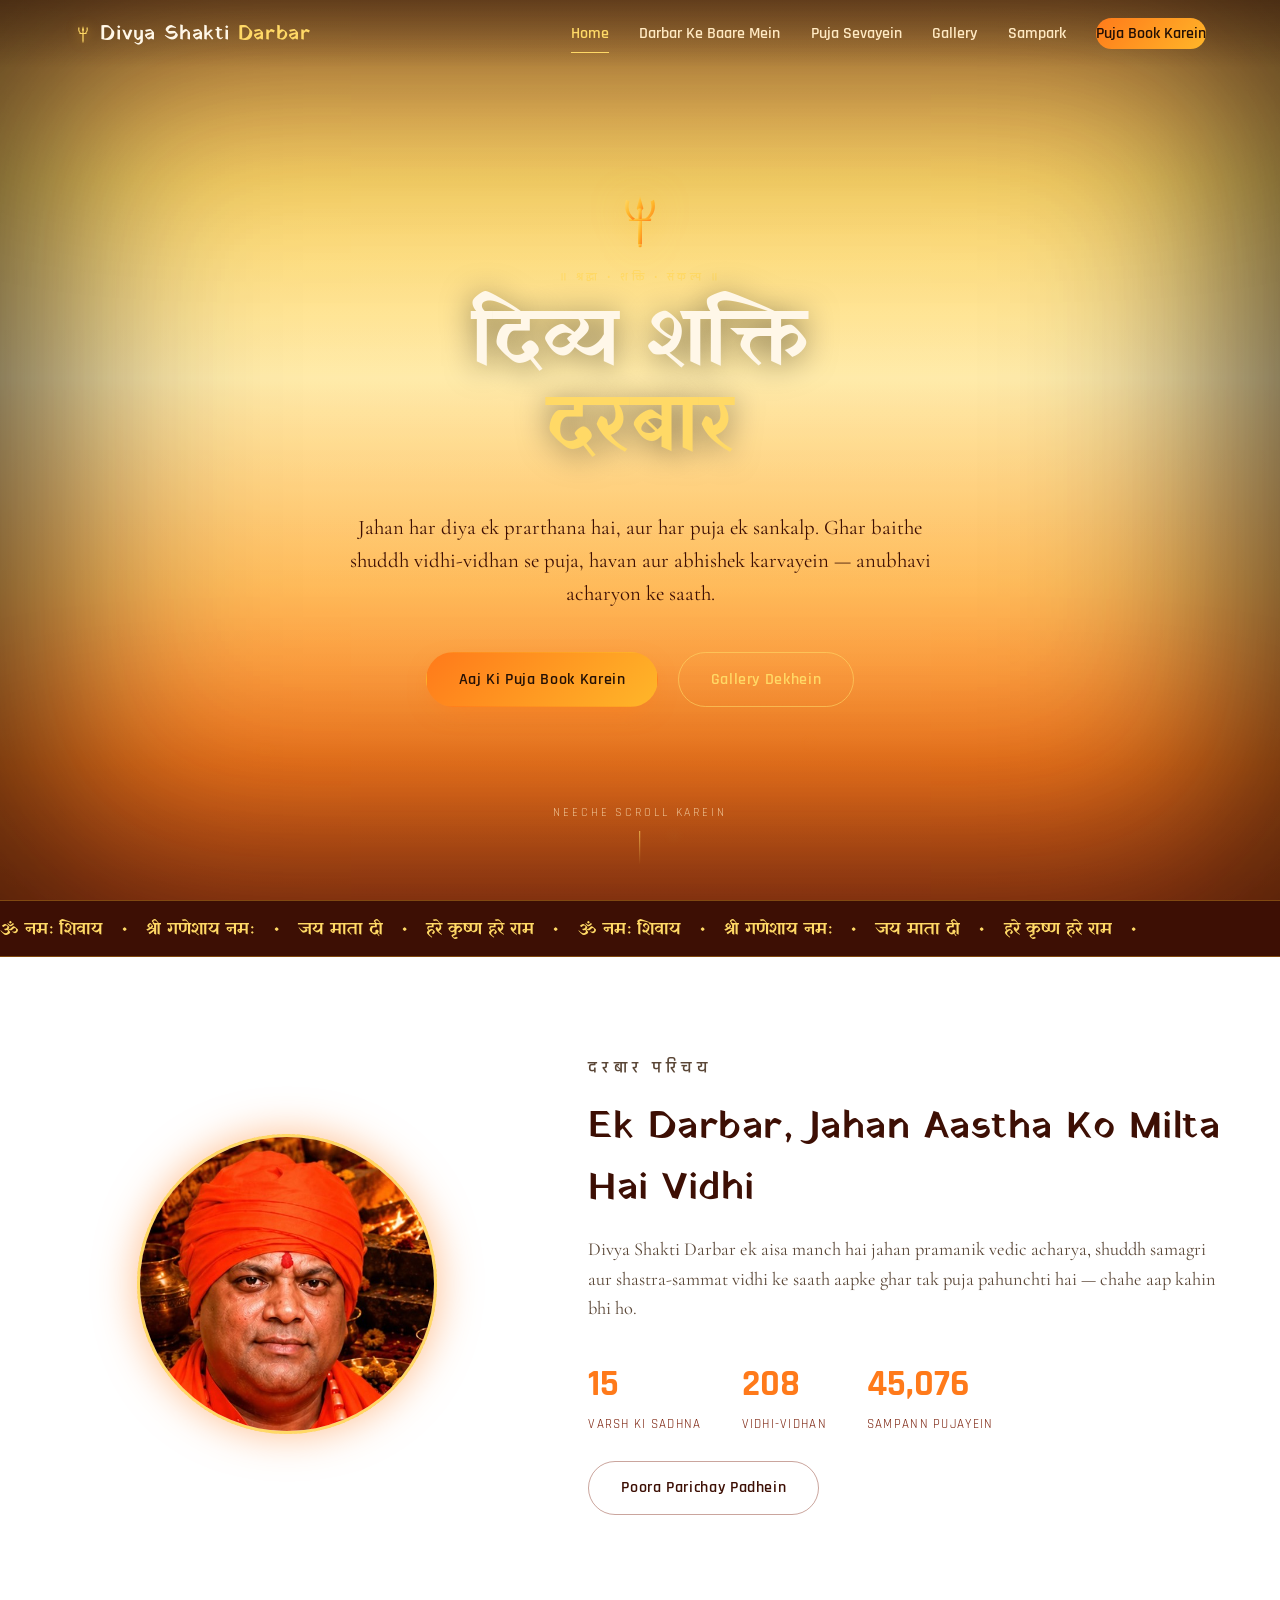
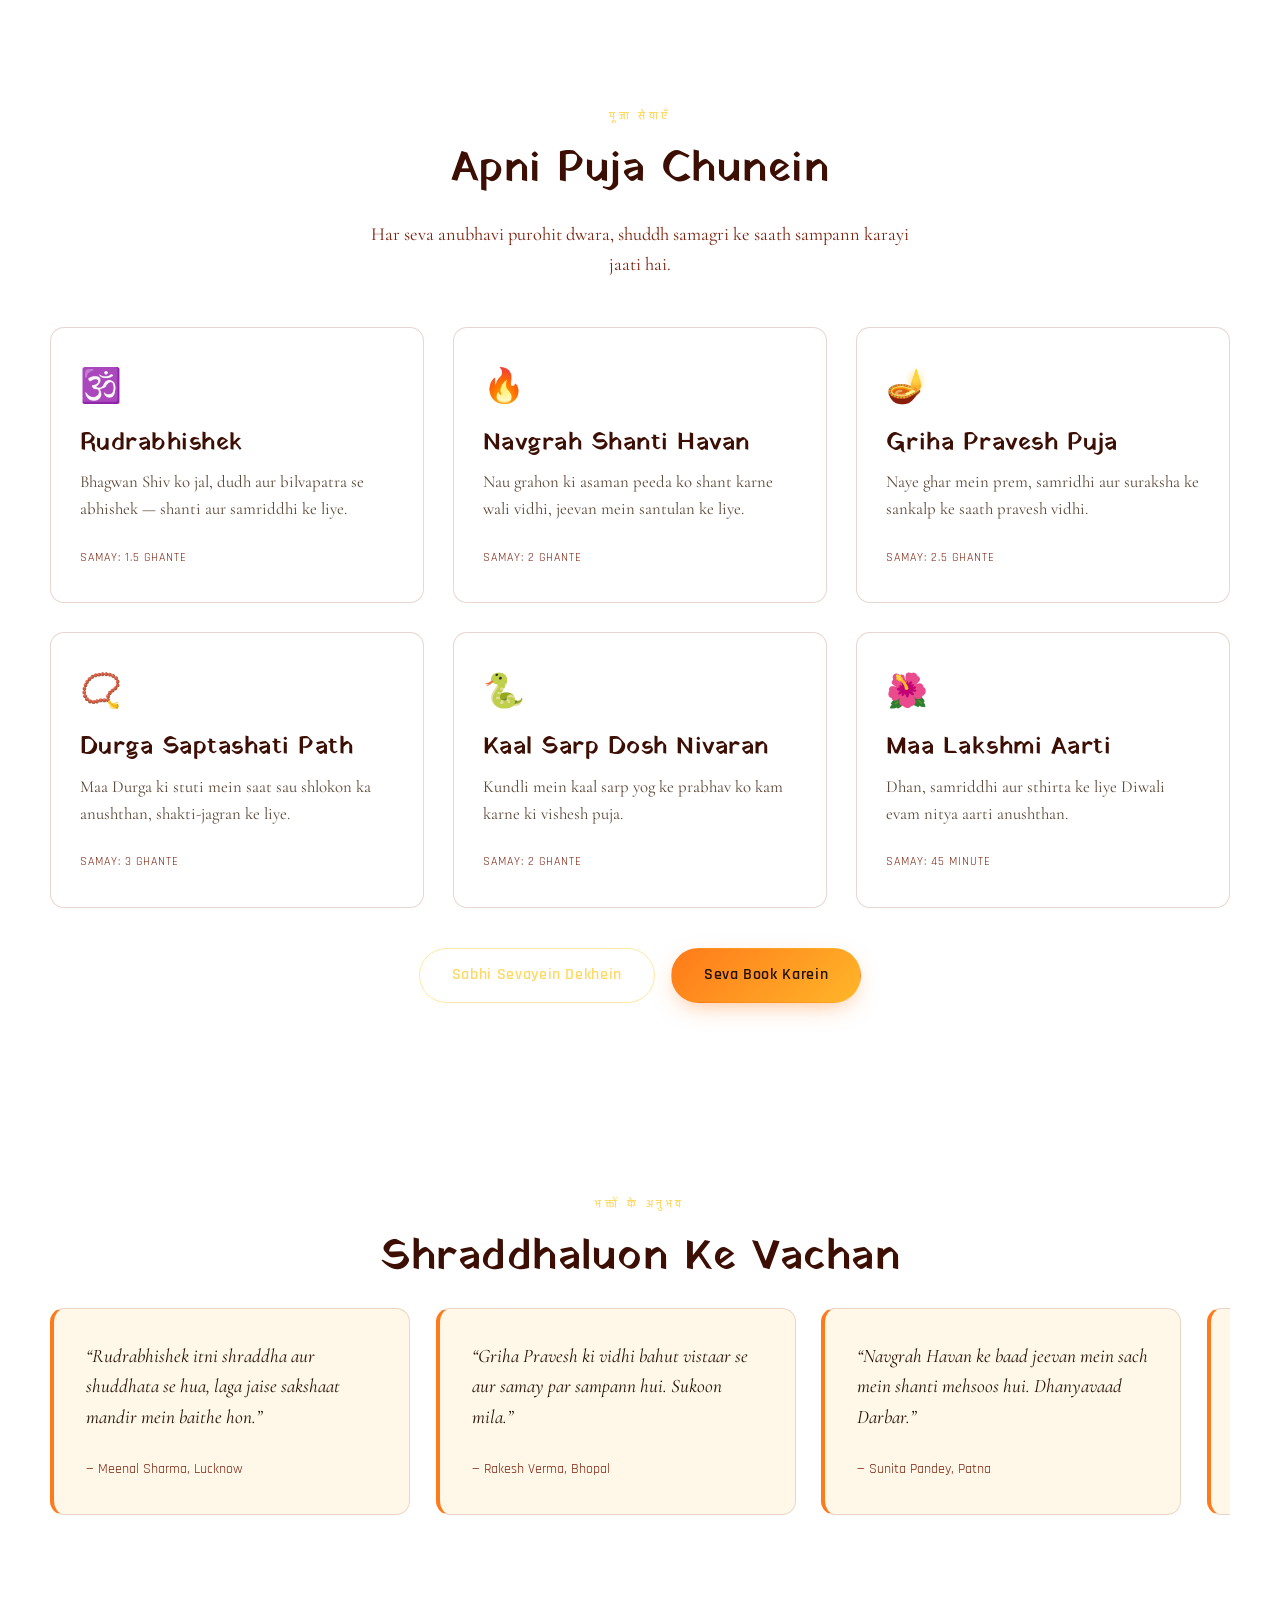
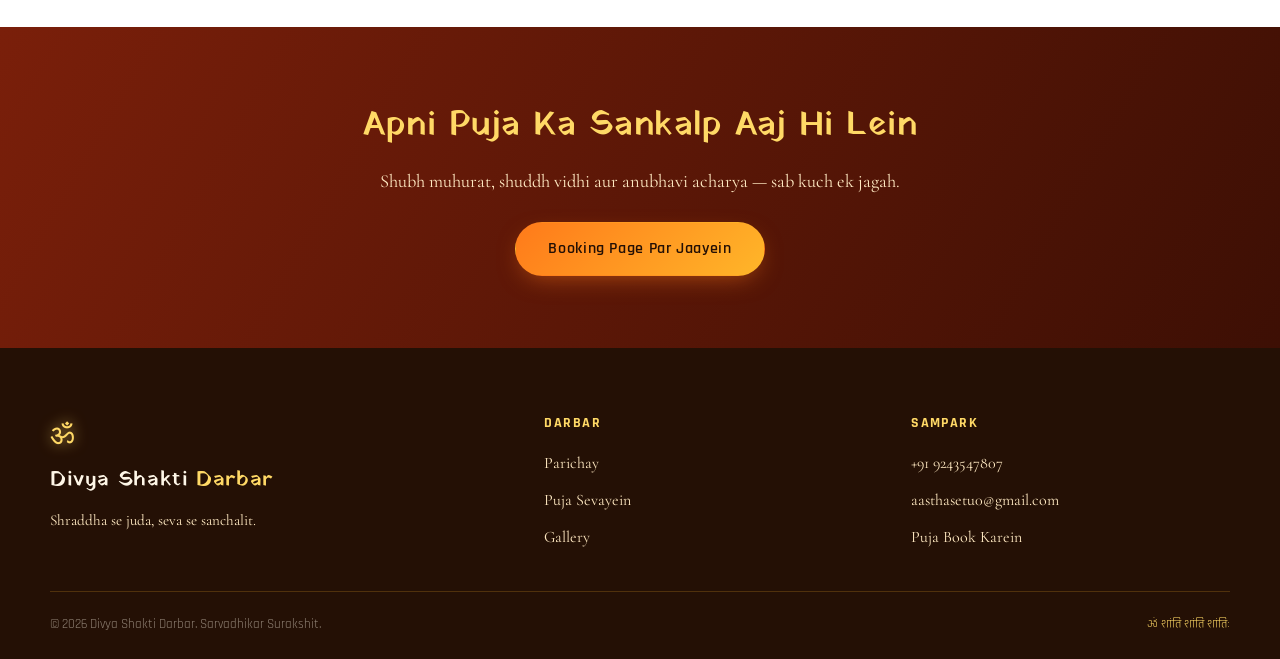
<file: index.html>
<!DOCTYPE html>
<html lang="hi">
<head>
<meta charset="UTF-8">
<meta name="viewport" content="width=device-width, initial-scale=1.0">
<title>Divya Shakti Darbar | दिव्य शक्ति दरबार</title>
<meta name="description" content="Divya Shakti Darbar — Puja, Havan, Rudrabhishek aur Aarti bookings. Shraddha se juda ek pavitra sthaan.">
<link rel="preconnect" href="https://fonts.googleapis.com">
<link rel="preconnect" href="https://fonts.gstatic.com" crossorigin>
<link href="https://fonts.googleapis.com/css2?family=Yatra+One&family=Cormorant+Garamond:ital,wght@0,400;0,500;0,600;1,500&family=Rajdhani:wght@500;600;700&display=swap" rel="stylesheet">
<link rel="stylesheet" href="style.css?v=2">
</head>
<body>

<canvas id="emberCanvas"></canvas>
<!-- ============ HEADER / NAV ============ -->
<header class="site-header" id="siteHeader">
  <div class="nav-wrap">
    <a href="index.html" class="brand">
       <svg class="brand-trishul" viewBox="0 0 200 200" fill="currentColor" aria-hidden="true"><rect x="93" y="95" width="14" height="90" rx="4"/><rect x="60" y="90" width="80" height="10" rx="4"/><path d="M100 12 L112 55 L100 70 L88 55 Z"/><rect x="94" y="55" width="12" height="38" rx="3"/><path d="M62 30 C 55 55, 60 75, 82 92 L 74 96 C 48 78, 42 52, 50 24 Z"/><path d="M138 30 C 145 55, 140 75, 118 92 L 126 96 C 152 78, 158 52, 150 24 Z"/><circle cx="100" cy="188" r="6"/></svg></span>
      <span class="brand-text">Divya Shakti <em>Darbar</em></span>
    </a>
    <nav class="main-nav" id="mainNav">
      <a href="index.html" class="active-link">Home</a>
      <a href="about.html">Darbar Ke Baare Mein</a>
      <a href="sevayein.html">Puja Sevayein</a>
      <a href="gallery.html">Gallery</a>
      <a href="contact.html">Sampark</a>
      <a href="booking.html" class="nav-cta">Puja Book Karein</a>
    </nav>
    <button class="hamburger" id="hamburger" aria-label="Menu kholein" aria-expanded="false">
      <span></span><span></span><span></span>
    </button>
  </div>
</header>

<!-- ============ HERO with background video ============ -->
<section class="hero" id="home">
  <div class="hero-media">
    <video id="heroVideo" autoplay muted loop playsinline poster="">
      <!-- Replace the src below with your own temple/diya/havan footage -->
      <source src="https://cdn.coverr.co/videos/coverr-a-diya-lamp-1584/1080p.mp4" type="video/mp4">
    </video>
    <div class="hero-fallback" id="heroFallback" aria-hidden="true">
      <div class="flame-field" id="flameField"></div>
    </div>
    <div class="hero-scrim"></div>
    <div class="hero-vignette"></div>
  </div>

  <div class="hero-content">
    <svg class="hero-trishul" viewBox="0 0 200 200" xmlns="http://www.w3.org/2000/svg" aria-hidden="true">
      <defs>
        <linearGradient id="trishulGrad" x1="0%" y1="0%" x2="100%" y2="100%">
          <stop offset="0%" stop-color="#FFD966"/>
          <stop offset="50%" stop-color="#FFB629"/>
          <stop offset="100%" stop-color="#FF7A1A"/>
        </linearGradient>
      </defs>
      <rect x="93" y="95" width="14" height="90" rx="4" fill="url(#trishulGrad)"/>
      <rect x="60" y="90" width="80" height="10" rx="4" fill="url(#trishulGrad)"/>
      <path d="M100 12 L112 55 L100 70 L88 55 Z" fill="url(#trishulGrad)"/>
      <rect x="94" y="55" width="12" height="38" rx="3" fill="url(#trishulGrad)"/>
      <path d="M62 30 C 55 55, 60 75, 82 92 L 74 96 C 48 78, 42 52, 50 24 Z" fill="url(#trishulGrad)"/>
      <path d="M138 30 C 145 55, 140 75, 118 92 L 126 96 C 152 78, 158 52, 150 24 Z" fill="url(#trishulGrad)"/>
      <circle cx="100" cy="188" r="6" fill="url(#trishulGrad)"/>
    </svg>
    <p class="eyebrow">॥ श्रद्धा • शक्ति • संकल्प ॥</p>
    <h1 class="hero-title">
      <span class="line">दिव्य शक्ति</span>
      <span class="line accent">दरबार</span>
    </h1>
    <p class="hero-sub">Jahan har diya ek prarthana hai, aur har puja ek sankalp. Ghar baithe shuddh vidhi-vidhan se puja, havan aur abhishek karvayein — anubhavi acharyon ke saath.</p>
    <div class="hero-actions">
      <a href="booking.html" class="btn btn-primary">Aaj Ki Puja Book Karein</a>
      <a href="gallery.html" class="btn btn-ghost">Gallery Dekhein</a>
    </div>
  </div>

  <div class="hero-scroll-cue" aria-hidden="true">
    <span>Neeche Scroll Karein</span>
    <div class="cue-line"></div>
  </div>
</section>

<!-- ============ MARQUEE ============ -->
<div class="marquee-strip">
  <div class="marquee-track">
    <span>ॐ नमः शिवाय</span><span>•</span>
    <span>श्री गणेशाय नमः</span><span>•</span>
    <span>जय माता दी</span><span>•</span>
    <span>हरे कृष्ण हरे राम</span><span>•</span>
    <span>ॐ नमः शिवाय</span><span>•</span>
    <span>श्री गणेशाय नमः</span><span>•</span>
    <span>जय माता दी</span><span>•</span>
    <span>हरे कृष्ण हरे राम</span><span>•</span>
  </div>
</div>

<!-- ============ ABOUT TEASER ============ -->
<section class="about" id="about">
  <div class="about-wrap">
   <div class="about-visual">
  <div class="mandala-ring" aria-hidden="true">
    <div class="ring r1"></div>
    <div class="ring r2"></div>
    <div class="ring r3"></div>
    <div class="thali">
      <img src="images/11.jpeg" alt="Guruji" class="thali-img">
    </div>
  </div>
</div>
    <div class="about-copy">
      <p class="eyebrow eyebrow-dark">दरबार परिचय</p>
      <h2>Ek Darbar, Jahan Aastha Ko Milta Hai Vidhi</h2>
      <p>Divya Shakti Darbar ek aisa manch hai jahan pramanik vedic acharya, shuddh samagri aur shastra-sammat vidhi ke saath aapke ghar tak puja pahunchti hai — chahe aap kahin bhi ho.</p>
      <div class="about-stats">
        <div class="stat"><span class="stat-num" data-count="18">0</span><span class="stat-label">Varsh Ki Sadhna</span></div>
        <div class="stat"><span class="stat-num" data-count="240">0</span><span class="stat-label">Vidhi-Vidhan</span></div>
        <div class="stat"><span class="stat-num" data-count="52000">0</span><span class="stat-label">Sampann Pujayein</span></div>
      </div>
      <a href="about.html" class="btn btn-ghost btn-dark" style="margin-top:1.6rem;">Poora Parichay Padhein</a>
    </div>
  </div>
</section>

<!-- ============ SEVAS ============ -->
<section class="sevas" id="sevas">
  <p class="eyebrow eyebrow-center">पूजा सेवाएँ</p>
  <h2 class="section-title">Apni Puja Chunein</h2>
  <p class="section-sub">Har seva anubhavi purohit dwara, shuddh samagri ke saath sampann karayi jaati hai.</p>

  <div class="seva-grid">
    <article class="seva-card">
      <div class="seva-icon">🕉️</div><h3>Rudrabhishek</h3>
      <p>Bhagwan Shiv ko jal, dudh aur bilvapatra se abhishek — shanti aur samriddhi ke liye.</p>
      <span class="seva-dur">Samay: 1.5 ghante</span>
    </article>
    <article class="seva-card">
      <div class="seva-icon">🔥</div><h3>Navgrah Shanti Havan</h3>
      <p>Nau grahon ki asaman peeda ko shant karne wali vidhi, jeevan mein santulan ke liye.</p>
      <span class="seva-dur">Samay: 2 ghante</span>
    </article>
    <article class="seva-card">
      <div class="seva-icon">🪔</div><h3>Griha Pravesh Puja</h3>
      <p>Naye ghar mein prem, samridhi aur suraksha ke sankalp ke saath pravesh vidhi.</p>
      <span class="seva-dur">Samay: 2.5 ghante</span>
    </article>
    <article class="seva-card">
      <div class="seva-icon">📿</div><h3>Durga Saptashati Path</h3>
      <p>Maa Durga ki stuti mein saat sau shlokon ka anushthan, shakti-jagran ke liye.</p>
      <span class="seva-dur">Samay: 3 ghante</span>
    </article>
    <article class="seva-card">
      <div class="seva-icon">🐍</div><h3>Kaal Sarp Dosh Nivaran</h3>
      <p>Kundli mein kaal sarp yog ke prabhav ko kam karne ki vishesh puja.</p>
      <span class="seva-dur">Samay: 2 ghante</span>
    </article>
    <article class="seva-card">
      <div class="seva-icon">🌺</div><h3>Maa Lakshmi Aarti</h3>
      <p>Dhan, samriddhi aur sthirta ke liye Diwali evam nitya aarti anushthan.</p>
      <span class="seva-dur">Samay: 45 minute</span>
    </article>
  </div>
  <div style="text-align:center;margin-top:2.5rem;display:flex;gap:1rem;justify-content:center;flex-wrap:wrap;">
    <a href="sevayein.html" class="btn btn-ghost">Sabhi Sevayein Dekhein</a>
    <a href="booking.html" class="btn btn-primary">Seva Book Karein</a>
  </div>
</section>

<!-- ============ TESTIMONIALS ============ -->
<section class="anubhav" id="anubhav">
  <p class="eyebrow eyebrow-center">भक्तों के अनुभव</p>
  <h2 class="section-title">Shraddhaluon Ke Vachan</h2>
  <div class="anubhav-track" id="anubhavTrack">
    <blockquote class="anubhav-card">
      <p>“Rudrabhishek itni shraddha aur shuddhata se hua, laga jaise sakshaat mandir mein baithe hon.”</p>
      <cite>— Meenal Sharma, Lucknow</cite>
    </blockquote>
    <blockquote class="anubhav-card">
      <p>“Griha Pravesh ki vidhi bahut vistaar se aur samay par sampann hui. Sukoon mila.”</p>
      <cite>— Rakesh Verma, Bhopal</cite>
    </blockquote>
    <blockquote class="anubhav-card">
      <p>“Navgrah Havan ke baad jeevan mein sach mein shanti mehsoos hui. Dhanyavaad Darbar.”</p>
      <cite>— Sunita Pandey, Patna</cite>
    </blockquote>
    <blockquote class="anubhav-card">
      <p>“Purohit ji ka gyan aur vidhi dono hi bahut praman-sammat the.”</p>
      <cite>— Arvind Tiwari, Varanasi</cite>
    </blockquote>
  </div>
</section>

<!-- ============ CTA BANNER ============ -->
<section class="cta-banner">
  <div class="cta-banner-inner">
    <h2>Apni Puja Ka Sankalp Aaj Hi Lein</h2>
    <p>Shubh muhurat, shuddh vidhi aur anubhavi acharya — sab kuch ek jagah.</p>
    <a href="booking.html" class="btn btn-primary">Booking Page Par Jaayein</a>
  </div>
</section>

<!-- ============ FOOTER ============ -->
<footer class="site-footer">
  <div class="footer-wrap">
    <div class="footer-brand">
      <span class="brand-om">ॐ</span>
      <span class="brand-text">Divya Shakti <em>Darbar</em></span>
      <p>Shraddha se juda, seva se sanchalit.</p>
    </div>
    <div class="footer-col">
      <h4>Darbar</h4>
      <a href="about.html">Parichay</a>
      <a href="sevayein.html">Puja Sevayein</a>
      <a href="gallery.html">Gallery</a>
    </div>
    <div class="footer-col">
      <h4>Sampark</h4>
      <a href="tel:+919243547807">+91 9243547807</a>
      <a href="mailto:aasthasetu0@gmail.com">aasthasetu0@gmail.com</a>
      <a href="booking.html">Puja Book Karein</a>
    </div>
  </div>
  <div class="footer-bottom">
    <span>© 2026 Divya Shakti Darbar. Sarvadhikar Surakshit.</span>
    <span class="footer-om">ॐ शांति शांति शांतिः</span>
  </div>
</footer>

<script src="script.js"></script>
</body>
</html>
</file>
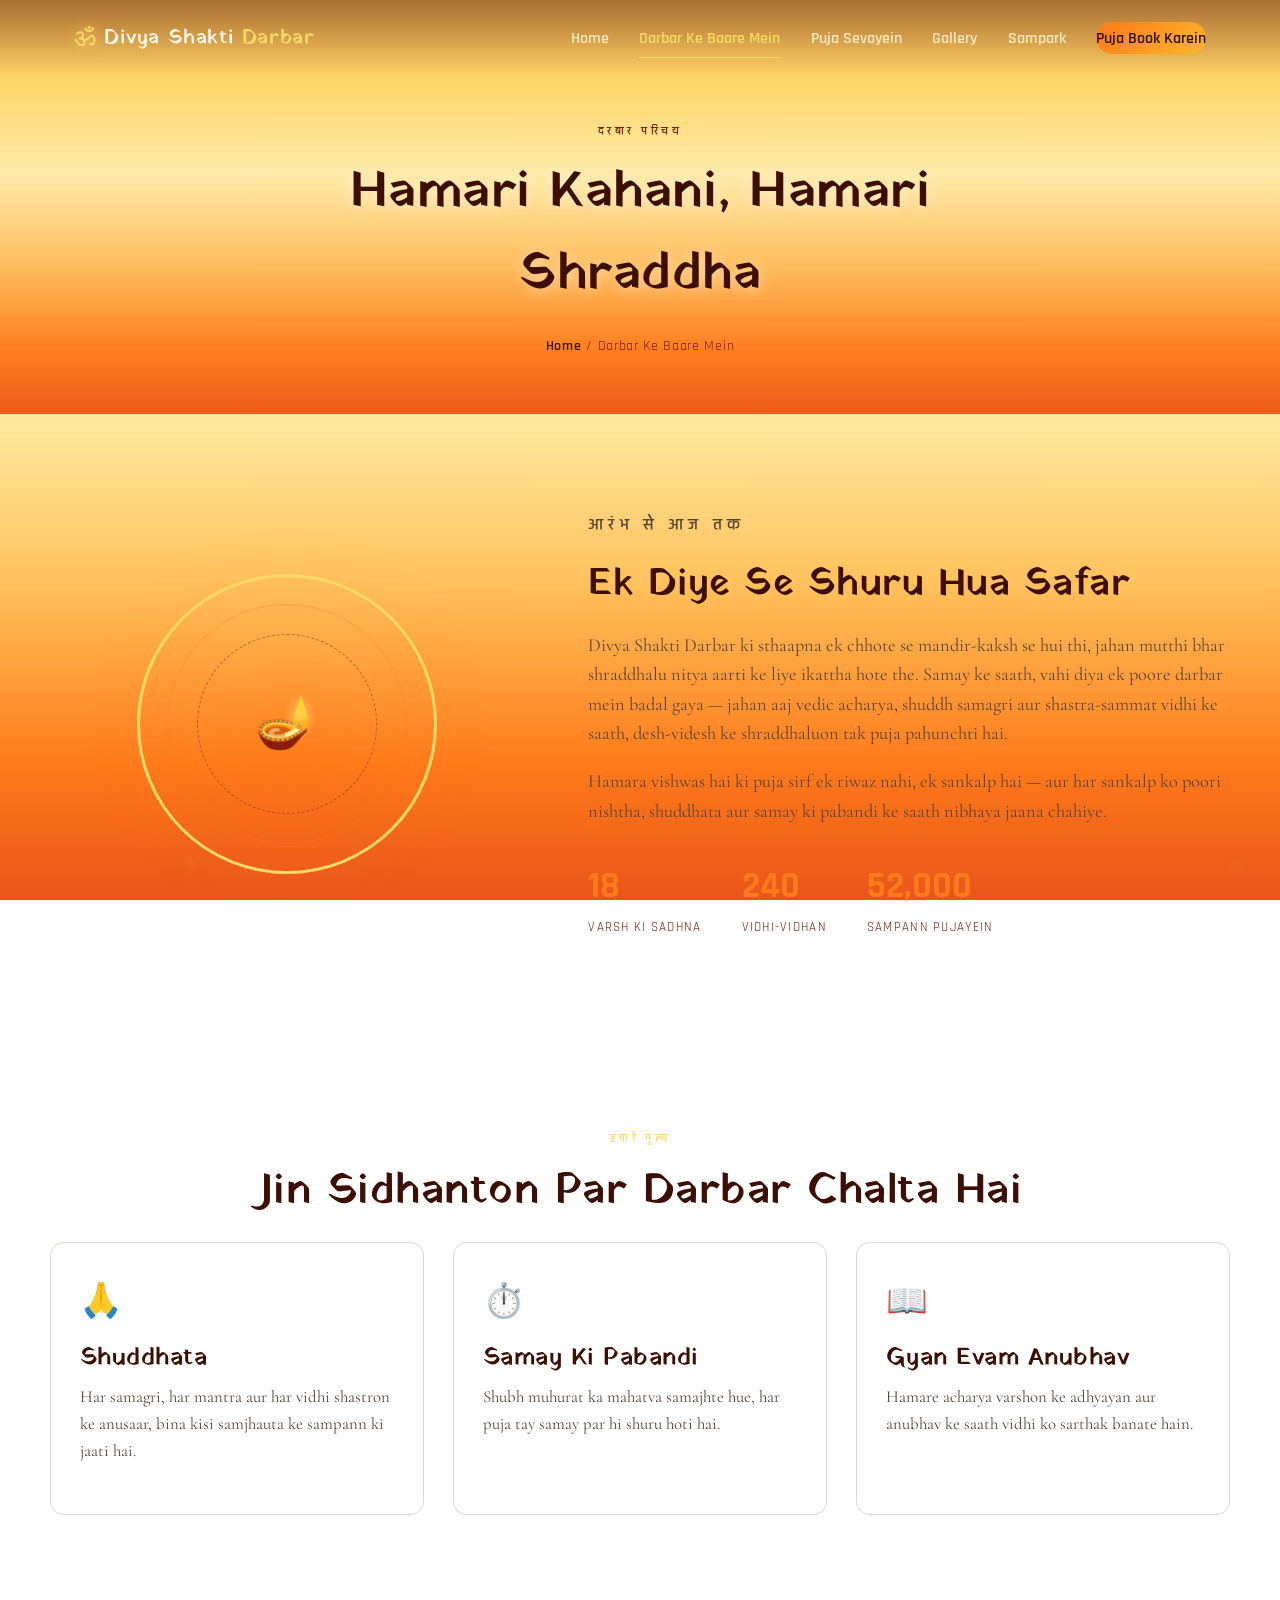
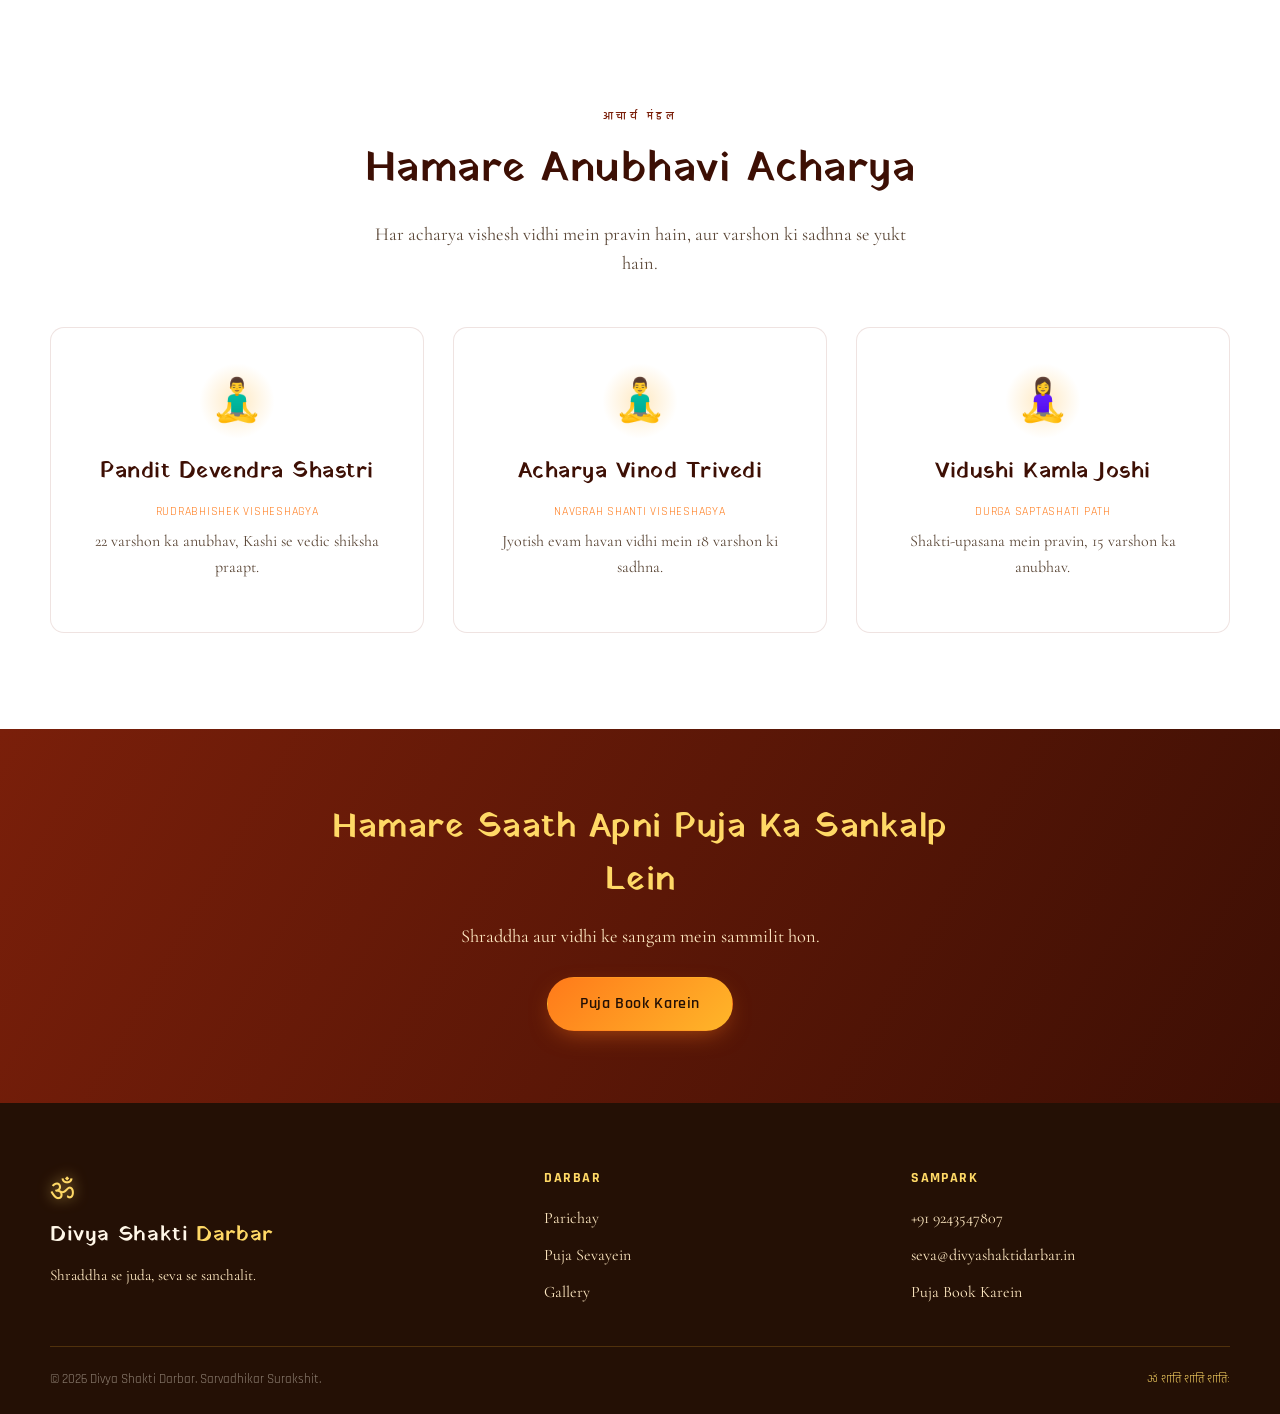
<file: About.html>
<!DOCTYPE html>
<html lang="hi">
<head>
<meta charset="UTF-8">
<meta name="viewport" content="width=device-width, initial-scale=1.0">
<title>Darbar Ke Baare Mein | Divya Shakti Darbar</title>
<meta name="description" content="Divya Shakti Darbar ka parichay — hamari yatra, mulya aur anubhavi acharya mandal.">
<link rel="preconnect" href="https://fonts.googleapis.com">
<link rel="preconnect" href="https://fonts.gstatic.com" crossorigin>
<link href="https://fonts.googleapis.com/css2?family=Yatra+One&family=Cormorant+Garamond:ital,wght@0,400;0,500;0,600;1,500&family=Rajdhani:wght@500;600;700&display=swap" rel="stylesheet">
<link rel="stylesheet" href="style.css">
</head>
<body>

<canvas id="emberCanvas"></canvas>

<header class="site-header" id="siteHeader">
  <div class="nav-wrap">
    <a href="index.html" class="brand">
      <span class="brand-om">ॐ</span>
      <span class="brand-text">Divya Shakti <em>Darbar</em></span>
    </a>
    <nav class="main-nav" id="mainNav">
      <a href="index.html">Home</a>
      <a href="about.html" class="active-link">Darbar Ke Baare Mein</a>
      <a href="sevayein.html">Puja Sevayein</a>
      <a href="gallery.html">Gallery</a>
      <a href="contact.html">Sampark</a>
      <a href="booking.html" class="nav-cta">Puja Book Karein</a>
    </nav>
    <button class="hamburger" id="hamburger" aria-label="Menu kholein" aria-expanded="false">
      <span></span><span></span><span></span>
    </button>
  </div>
</header>

<!-- ============ PAGE HERO (no video, quiet flame field) ============ -->
<section class="page-hero">
  <div class="hero-fallback" aria-hidden="true">
    <div class="flame-field" id="flameField"></div>
  </div>
  <div class="hero-scrim"></div>
  <div class="page-hero-content">
    <p class="eyebrow">दरबार परिचय</p>
    <h1>Hamari Kahani, Hamari Shraddha</h1>
    <p class="breadcrumb"><a href="index.html">Home</a> / Darbar Ke Baare Mein</p>
  </div>
</section>

<!-- ============ STORY ============ -->
<section class="about" id="story">
  <div class="about-wrap">
    <div class="about-visual">
      <div class="mandala-ring" aria-hidden="true">
        <div class="ring r1"></div>
        <div class="ring r2"></div>
        <div class="ring r3"></div>
        <div class="thali">🪔</div>
      </div>
    </div>
    <div class="about-copy">
      <p class="eyebrow eyebrow-dark">आरंभ से आज तक</p>
      <h2>Ek Diye Se Shuru Hua Safar</h2>
      <p>Divya Shakti Darbar ki sthaapna ek chhote se mandir-kaksh se hui thi, jahan mutthi bhar shraddhalu nitya aarti ke liye ikattha hote the. Samay ke saath, vahi diya ek poore darbar mein badal gaya — jahan aaj vedic acharya, shuddh samagri aur shastra-sammat vidhi ke saath, desh-videsh ke shraddhaluon tak puja pahunchti hai.</p>
      <p>Hamara vishwas hai ki puja sirf ek riwaz nahi, ek sankalp hai — aur har sankalp ko poori nishtha, shuddhata aur samay ki pabandi ke saath nibhaya jaana chahiye.</p>
      <div class="about-stats">
        <div class="stat"><span class="stat-num" data-count="18">0</span><span class="stat-label">Varsh Ki Sadhna</span></div>
        <div class="stat"><span class="stat-num" data-count="240">0</span><span class="stat-label">Vidhi-Vidhan</span></div>
        <div class="stat"><span class="stat-num" data-count="52000">0</span><span class="stat-label">Sampann Pujayein</span></div>
      </div>
    </div>
  </div>
</section>

<!-- ============ VALUES ============ -->
<section class="sevas" id="values">
  <p class="eyebrow eyebrow-center">हमारे मूल्य</p>
  <h2 class="section-title">Jin Sidhanton Par Darbar Chalta Hai</h2>
  <div class="seva-grid">
    <article class="seva-card">
      <div class="seva-icon">🙏</div><h3>Shuddhata</h3>
      <p>Har samagri, har mantra aur har vidhi shastron ke anusaar, bina kisi samjhauta ke sampann ki jaati hai.</p>
    </article>
    <article class="seva-card">
      <div class="seva-icon">⏱️</div><h3>Samay Ki Pabandi</h3>
      <p>Shubh muhurat ka mahatva samajhte hue, har puja tay samay par hi shuru hoti hai.</p>
    </article>
    <article class="seva-card">
      <div class="seva-icon">📖</div><h3>Gyan Evam Anubhav</h3>
      <p>Hamare acharya varshon ke adhyayan aur anubhav ke saath vidhi ko sarthak banate hain.</p>
    </article>
  </div>
</section>

<!-- ============ ACHARYA TEAM ============ -->
<section class="team" id="acharya">
  <p class="eyebrow eyebrow-center eyebrow-dark">आचार्य मंडल</p>
  <h2 class="section-title" style="color:var(--maroon-deep);">Hamare Anubhavi Acharya</h2>
  <p class="section-sub">Har acharya vishesh vidhi mein pravin hain, aur varshon ki sadhna se yukt hain.</p>
  <div class="team-grid">
    <article class="team-card">
      <div class="team-avatar">🧘‍♂️</div>
      <h3>Pandit Devendra Shastri</h3>
      <span class="team-role">Rudrabhishek Visheshagya</span>
      <p>22 varshon ka anubhav, Kashi se vedic shiksha praapt.</p>
    </article>
    <article class="team-card">
      <div class="team-avatar">🧘‍♂️</div>
      <h3>Acharya Vinod Trivedi</h3>
      <span class="team-role">Navgrah Shanti Visheshagya</span>
      <p>Jyotish evam havan vidhi mein 18 varshon ki sadhna.</p>
    </article>
    <article class="team-card">
      <div class="team-avatar">🧘‍♀️</div>
      <h3>Vidushi Kamla Joshi</h3>
      <span class="team-role">Durga Saptashati Path</span>
      <p>Shakti-upasana mein pravin, 15 varshon ka anubhav.</p>
    </article>
  </div>
</section>

<!-- ============ CTA ============ -->
<section class="cta-banner">
  <div class="cta-banner-inner">
    <h2>Hamare Saath Apni Puja Ka Sankalp Lein</h2>
    <p>Shraddha aur vidhi ke sangam mein sammilit hon.</p>
    <a href="booking.html" class="btn btn-primary">Puja Book Karein</a>
  </div>
</section>

<footer class="site-footer">
  <div class="footer-wrap">
    <div class="footer-brand">
      <span class="brand-om">ॐ</span>
      <span class="brand-text">Divya Shakti <em>Darbar</em></span>
      <p>Shraddha se juda, seva se sanchalit.</p>
    </div>
    <div class="footer-col">
      <h4>Darbar</h4>
      <a href="about.html">Parichay</a>
      <a href="sevayein.html">Puja Sevayein</a>
      <a href="gallery.html">Gallery</a>
    </div>
    <div class="footer-col">
      <h4>Sampark</h4>
      <a href="tel:+919243547807">+91 9243547807</a>
      <a href="mailto:seva@divyashaktidarbar.in">seva@divyashaktidarbar.in</a>
      <a href="booking.html">Puja Book Karein</a>
    </div>
  </div>
  <div class="footer-bottom">
    <span>© 2026 Divya Shakti Darbar. Sarvadhikar Surakshit.</span>
    <span class="footer-om">ॐ शांति शांति शांतिः</span>
  </div>
</footer>

<script src="script.js"></script>
</body>
</html>
</file>
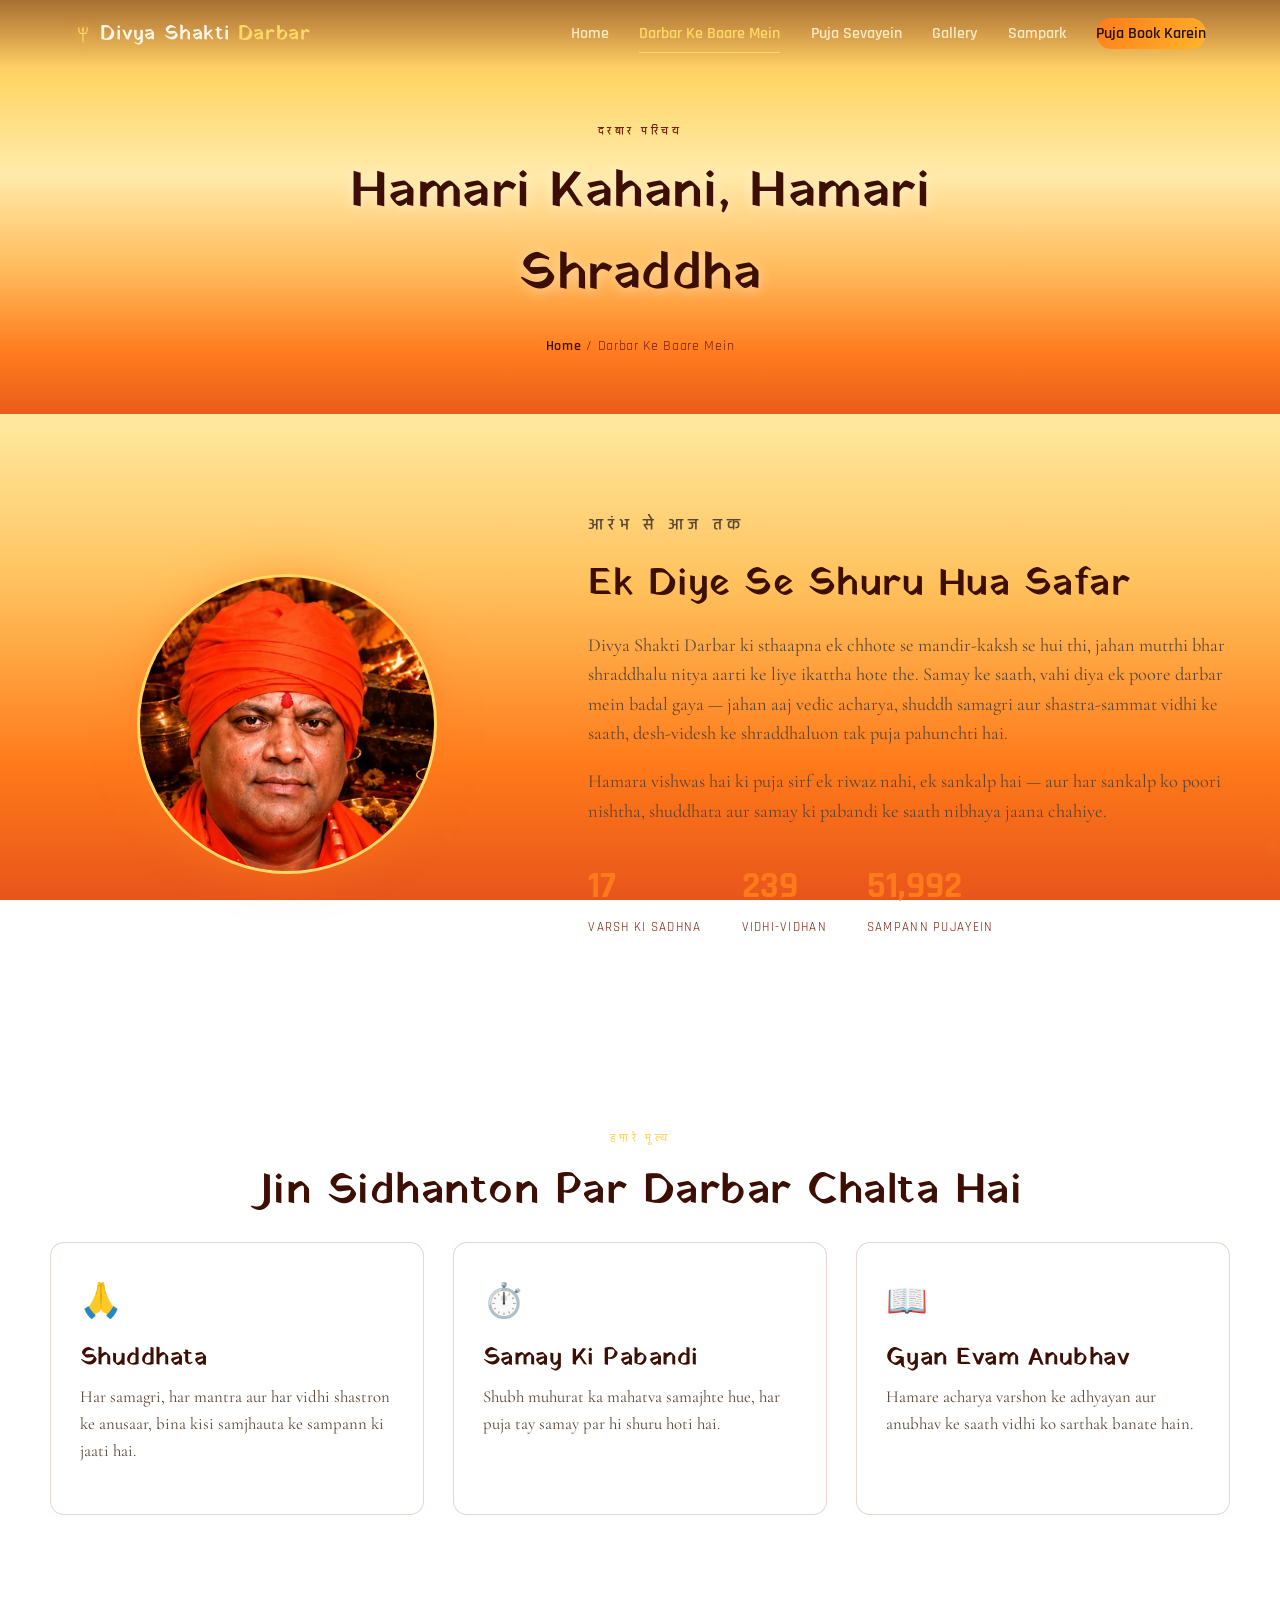
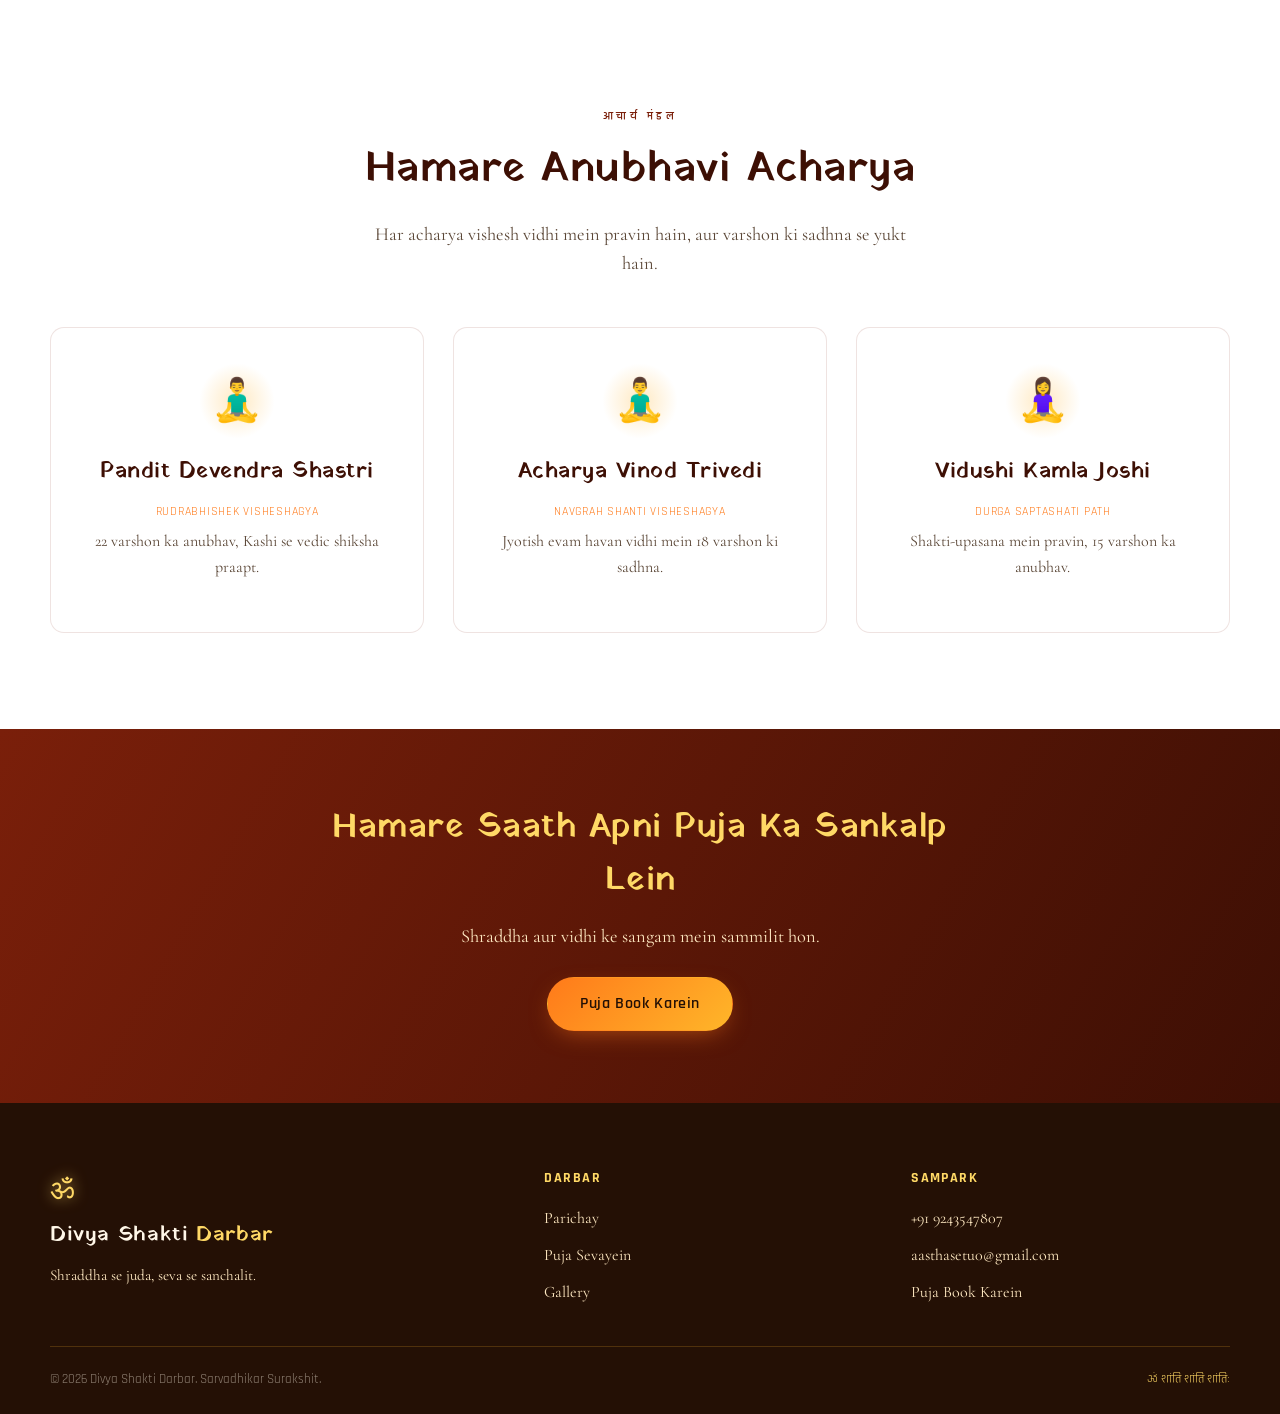
<file: about.html>
<!DOCTYPE html>
<html lang="hi">
<head>
<meta charset="UTF-8">
<meta name="viewport" content="width=device-width, initial-scale=1.0">
<title>Darbar Ke Baare Mein | Divya Shakti Darbar</title>
<meta name="description" content="Divya Shakti Darbar ka parichay — hamari yatra, mulya aur anubhavi acharya mandal.">
<link rel="preconnect" href="https://fonts.googleapis.com">
<link rel="preconnect" href="https://fonts.gstatic.com" crossorigin>
<link href="https://fonts.googleapis.com/css2?family=Yatra+One&family=Cormorant+Garamond:ital,wght@0,400;0,500;0,600;1,500&family=Rajdhani:wght@500;600;700&display=swap" rel="stylesheet">

<link rel="stylesheet" href="style.css?v=2">
</head>
<body>

<canvas id="emberCanvas"></canvas>

<header class="site-header" id="siteHeader">
  <div class="nav-wrap">
    <a href="index.html" class="brand">
      <svg class="brand-trishul" viewBox="0 0 200 200" fill="currentColor" aria-hidden="true"><rect x="93" y="95" width="14" height="90" rx="4"/><rect x="60" y="90" width="80" height="10" rx="4"/><path d="M100 12 L112 55 L100 70 L88 55 Z"/><rect x="94" y="55" width="12" height="38" rx="3"/><path d="M62 30 C 55 55, 60 75, 82 92 L 74 96 C 48 78, 42 52, 50 24 Z"/><path d="M138 30 C 145 55, 140 75, 118 92 L 126 96 C 152 78, 158 52, 150 24 Z"/><circle cx="100" cy="188" r="6"/></svg></span>
      <span class="brand-text">Divya Shakti <em>Darbar</em></span>
    </a>
    <nav class="main-nav" id="mainNav">
      <a href="index.html">Home</a>
      <a href="about.html" class="active-link">Darbar Ke Baare Mein</a>
      <a href="sevayein.html">Puja Sevayein</a>
      <a href="gallery.html">Gallery</a>
      <a href="contact.html">Sampark</a>
      <a href="booking.html" class="nav-cta">Puja Book Karein</a>
    </nav>
    <button class="hamburger" id="hamburger" aria-label="Menu kholein" aria-expanded="false">
      <span></span><span></span><span></span>
    </button>
  </div>
</header>

<!-- ============ PAGE HERO (no video, quiet flame field) ============ -->
<section class="page-hero">
  <div class="hero-fallback" aria-hidden="true">
    <div class="flame-field" id="flameField"></div>
  </div>
  <div class="hero-scrim"></div>
  <div class="page-hero-content">
    <p class="eyebrow">दरबार परिचय</p>
    <h1>Hamari Kahani, Hamari Shraddha</h1>
    <p class="breadcrumb"><a href="index.html">Home</a> / Darbar Ke Baare Mein</p>
  </div>
</section>

<!-- ============ STORY ============ -->
<section class="about" id="story">
  <div class="about-wrap">
    <div class="about-visual">
      <div class="mandala-ring" aria-hidden="true">
        <div class="ring r1"></div>
        <div class="ring r2"></div>
        <div class="ring r3"></div>
        <div class="thali">
      <img src="images/11.jpeg" alt="Guruji" class="thali-img">
    </div>
      </div>
    </div>
    <div class="about-copy">
      <p class="eyebrow eyebrow-dark">आरंभ से आज तक</p>
      <h2>Ek Diye Se Shuru Hua Safar</h2>
      <p>Divya Shakti Darbar ki sthaapna ek chhote se mandir-kaksh se hui thi, jahan mutthi bhar shraddhalu nitya aarti ke liye ikattha hote the. Samay ke saath, vahi diya ek poore darbar mein badal gaya — jahan aaj vedic acharya, shuddh samagri aur shastra-sammat vidhi ke saath, desh-videsh ke shraddhaluon tak puja pahunchti hai.</p>
      <p>Hamara vishwas hai ki puja sirf ek riwaz nahi, ek sankalp hai — aur har sankalp ko poori nishtha, shuddhata aur samay ki pabandi ke saath nibhaya jaana chahiye.</p>
      <div class="about-stats">
        <div class="stat"><span class="stat-num" data-count="18">0</span><span class="stat-label">Varsh Ki Sadhna</span></div>
        <div class="stat"><span class="stat-num" data-count="240">0</span><span class="stat-label">Vidhi-Vidhan</span></div>
        <div class="stat"><span class="stat-num" data-count="52000">0</span><span class="stat-label">Sampann Pujayein</span></div>
      </div>
    </div>
  </div>
</section>

<!-- ============ VALUES ============ -->
<section class="sevas" id="values">
  <p class="eyebrow eyebrow-center">हमारे मूल्य</p>
  <h2 class="section-title">Jin Sidhanton Par Darbar Chalta Hai</h2>
  <div class="seva-grid">
    <article class="seva-card">
      <div class="seva-icon">🙏</div><h3>Shuddhata</h3>
      <p>Har samagri, har mantra aur har vidhi shastron ke anusaar, bina kisi samjhauta ke sampann ki jaati hai.</p>
    </article>
    <article class="seva-card">
      <div class="seva-icon">⏱️</div><h3>Samay Ki Pabandi</h3>
      <p>Shubh muhurat ka mahatva samajhte hue, har puja tay samay par hi shuru hoti hai.</p>
    </article>
    <article class="seva-card">
      <div class="seva-icon">📖</div><h3>Gyan Evam Anubhav</h3>
      <p>Hamare acharya varshon ke adhyayan aur anubhav ke saath vidhi ko sarthak banate hain.</p>
    </article>
  </div>
</section>

<!-- ============ ACHARYA TEAM ============ -->
<section class="team" id="acharya">
  <p class="eyebrow eyebrow-center eyebrow-dark">आचार्य मंडल</p>
  <h2 class="section-title" style="color:var(--maroon-deep);">Hamare Anubhavi Acharya</h2>
  <p class="section-sub">Har acharya vishesh vidhi mein pravin hain, aur varshon ki sadhna se yukt hain.</p>
  <div class="team-grid">
    <article class="team-card">
      <div class="team-avatar">🧘‍♂️</div>
      <h3>Pandit Devendra Shastri</h3>
      <span class="team-role">Rudrabhishek Visheshagya</span>
      <p>22 varshon ka anubhav, Kashi se vedic shiksha praapt.</p>
    </article>
    <article class="team-card">
      <div class="team-avatar">🧘‍♂️</div>
      <h3>Acharya Vinod Trivedi</h3>
      <span class="team-role">Navgrah Shanti Visheshagya</span>
      <p>Jyotish evam havan vidhi mein 18 varshon ki sadhna.</p>
    </article>
    <article class="team-card">
      <div class="team-avatar">🧘‍♀️</div>
      <h3>Vidushi Kamla Joshi</h3>
      <span class="team-role">Durga Saptashati Path</span>
      <p>Shakti-upasana mein pravin, 15 varshon ka anubhav.</p>
    </article>
  </div>
</section>

<!-- ============ CTA ============ -->
<section class="cta-banner">
  <div class="cta-banner-inner">
    <h2>Hamare Saath Apni Puja Ka Sankalp Lein</h2>
    <p>Shraddha aur vidhi ke sangam mein sammilit hon.</p>
    <a href="booking.html" class="btn btn-primary">Puja Book Karein</a>
  </div>
</section>

<footer class="site-footer">
  <div class="footer-wrap">
    <div class="footer-brand">
      <span class="brand-om">ॐ</span>
      <span class="brand-text">Divya Shakti <em>Darbar</em></span>
      <p>Shraddha se juda, seva se sanchalit.</p>
    </div>
    <div class="footer-col">
      <h4>Darbar</h4>
      <a href="about.html">Parichay</a>
      <a href="sevayein.html">Puja Sevayein</a>
      <a href="gallery.html">Gallery</a>
    </div>
    <div class="footer-col">
      <h4>Sampark</h4>
      <a href="tel:+919243547807">+91 9243547807</a>
      <a href="mailto:aasthasetu0@gmail.com">aasthasetu0@gmail.com</a>
      <a href="booking.html">Puja Book Karein</a>
    </div>
  </div>
  <div class="footer-bottom">
    <span>© 2026 Divya Shakti Darbar. Sarvadhikar Surakshit.</span>
    <span class="footer-om">ॐ शांति शांति शांतिः</span>
  </div>
</footer>

<script src="script.js"></script>
</body>
</html>
</file>
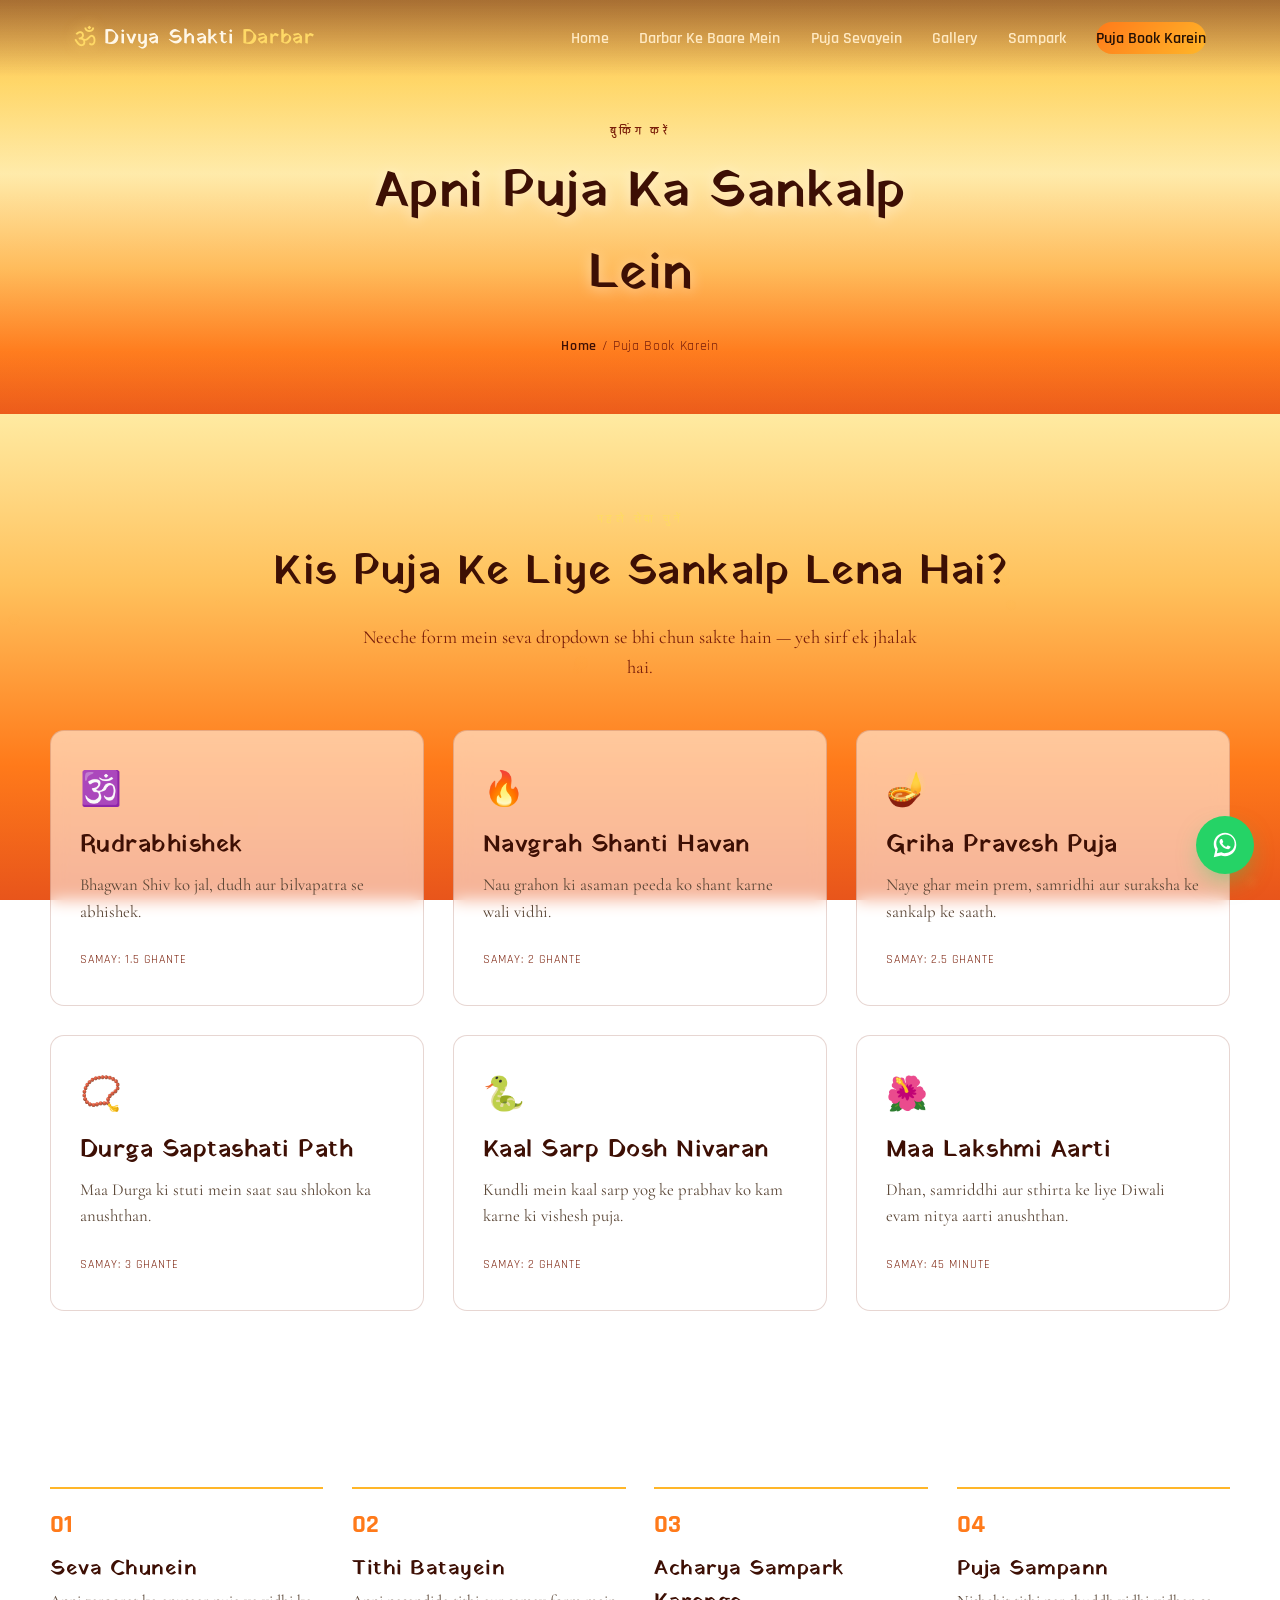
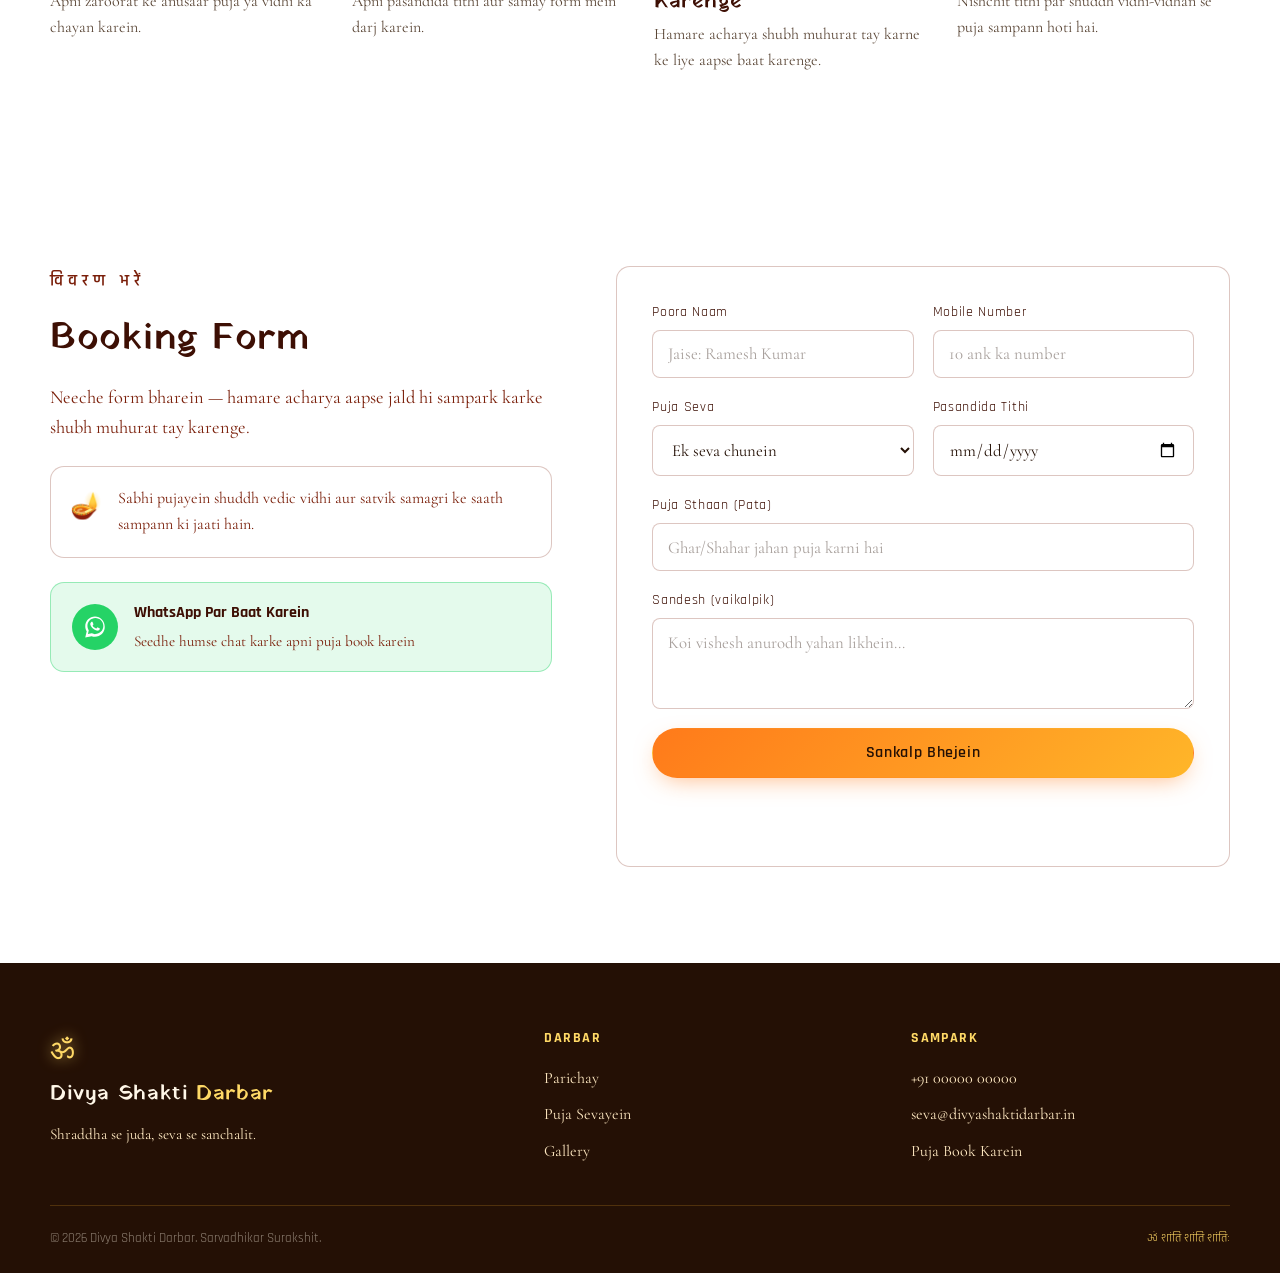
<file: Booking.html>
<!DOCTYPE html>
<html lang="hi">
<head>
<meta charset="UTF-8">
<meta name="viewport" content="width=device-width, initial-scale=1.0">
<title>Puja Book Karein | Divya Shakti Darbar</title>
<meta name="description" content="Divya Shakti Darbar mein apni puja, havan ya abhishek book karein — shubh muhurat aur anubhavi acharyon ke saath.">
<link rel="preconnect" href="https://fonts.googleapis.com">
<link rel="preconnect" href="https://fonts.gstatic.com" crossorigin>
<link href="https://fonts.googleapis.com/css2?family=Yatra+One&family=Cormorant+Garamond:ital,wght@0,400;0,500;0,600;1,500&family=Rajdhani:wght@500;600;700&display=swap" rel="stylesheet">
<link rel="stylesheet" href="style.css">
</head>
<body>

<canvas id="emberCanvas"></canvas>

<header class="site-header" id="siteHeader">
  <div class="nav-wrap">
    <a href="index.html" class="brand">
      <span class="brand-om">ॐ</span>
      <span class="brand-text">Divya Shakti <em>Darbar</em></span>
    </a>
    <nav class="main-nav" id="mainNav">
      <a href="index.html">Home</a>
      <a href="about.html">Darbar Ke Baare Mein</a>
      <a href="sevayein.html">Puja Sevayein</a>
      <a href="gallery.html">Gallery</a>
      <a href="contact.html">Sampark</a>
      <a href="booking.html" class="nav-cta active-link">Puja Book Karein</a>
    </nav>
    <button class="hamburger" id="hamburger" aria-label="Menu kholein" aria-expanded="false">
      <span></span><span></span><span></span>
    </button>
  </div>
</header>

<section class="page-hero">
  <div class="hero-fallback" aria-hidden="true">
    <div class="flame-field" id="flameField"></div>
  </div>
  <div class="hero-scrim"></div>
  <div class="page-hero-content">
    <p class="eyebrow">बुकिंग करें</p>
    <h1>Apni Puja Ka Sankalp Lein</h1>
    <p class="breadcrumb"><a href="index.html">Home</a> / Puja Book Karein</p>
  </div>
</section>

<!-- ============ SEVA QUICK-PICK ============ -->
<section class="sevas" id="quick-pick">
  <p class="eyebrow eyebrow-center">पहले सेवा चुनें</p>
  <h2 class="section-title">Kis Puja Ke Liye Sankalp Lena Hai?</h2>
  <p class="section-sub">Neeche form mein seva dropdown se bhi chun sakte hain — yeh sirf ek jhalak hai.</p>
  <div class="seva-grid">
    <article class="seva-card">
      <div class="seva-icon">🕉️</div><h3>Rudrabhishek</h3>
      <p>Bhagwan Shiv ko jal, dudh aur bilvapatra se abhishek.</p>
      <span class="seva-dur">Samay: 1.5 ghante</span>
    </article>
    <article class="seva-card">
      <div class="seva-icon">🔥</div><h3>Navgrah Shanti Havan</h3>
      <p>Nau grahon ki asaman peeda ko shant karne wali vidhi.</p>
      <span class="seva-dur">Samay: 2 ghante</span>
    </article>
    <article class="seva-card">
      <div class="seva-icon">🪔</div><h3>Griha Pravesh Puja</h3>
      <p>Naye ghar mein prem, samridhi aur suraksha ke sankalp ke saath.</p>
      <span class="seva-dur">Samay: 2.5 ghante</span>
    </article>
    <article class="seva-card">
      <div class="seva-icon">📿</div><h3>Durga Saptashati Path</h3>
      <p>Maa Durga ki stuti mein saat sau shlokon ka anushthan.</p>
      <span class="seva-dur">Samay: 3 ghante</span>
    </article>
    <article class="seva-card">
      <div class="seva-icon">🐍</div><h3>Kaal Sarp Dosh Nivaran</h3>
      <p>Kundli mein kaal sarp yog ke prabhav ko kam karne ki vishesh puja.</p>
      <span class="seva-dur">Samay: 2 ghante</span>
    </article>
    <article class="seva-card">
      <div class="seva-icon">🌺</div><h3>Maa Lakshmi Aarti</h3>
      <p>Dhan, samriddhi aur sthirta ke liye Diwali evam nitya aarti anushthan.</p>
      <span class="seva-dur">Samay: 45 minute</span>
    </article>
  </div>
</section>

<!-- ============ BOOKING STEPS ============ -->
<section class="steps">
  <div class="steps-wrap">
    <div class="step">
      <span class="step-num">01</span>
      <h3>Seva Chunein</h3>
      <p>Apni zaroorat ke anusaar puja ya vidhi ka chayan karein.</p>
    </div>
    <div class="step">
      <span class="step-num">02</span>
      <h3>Tithi Batayein</h3>
      <p>Apni pasandida tithi aur samay form mein darj karein.</p>
    </div>
    <div class="step">
      <span class="step-num">03</span>
      <h3>Acharya Sampark Karenge</h3>
      <p>Hamare acharya shubh muhurat tay karne ke liye aapse baat karenge.</p>
    </div>
    <div class="step">
      <span class="step-num">04</span>
      <h3>Puja Sampann</h3>
      <p>Nishchit tithi par shuddh vidhi-vidhan se puja sampann hoti hai.</p>
    </div>
  </div>
</section>

<!-- ============ BOOKING FORM ============ -->
<section class="booking" id="booking-form">
  <div class="booking-wrap">
    <div class="booking-copy">
      <p class="eyebrow">विवरण भरें</p>
      <h2>Booking Form</h2>
      <p>Neeche form bharein — hamare acharya aapse jald hi sampark karke shubh muhurat tay karenge.</p>
      <div class="booking-note">
        <span class="note-flame">🪔</span>
        <p>Sabhi pujayein shuddh vedic vidhi aur satvik samagri ke saath sampann ki jaati hain.</p>
      </div>

      <!-- WhatsApp direct-chat card: replace the number below with your own WhatsApp business number -->
      <a href="https://wa.me/919999999999?text=Namaste%2C%20mujhe%20puja%20book%20karni%20hai" target="_blank" rel="noopener" class="whatsapp-card">
        <span class="wa-icon">
          <svg viewBox="0 0 32 32" width="26" height="26" fill="currentColor" aria-hidden="true"><path d="M16.01 3C9.39 3 4 8.39 4 15.01c0 2.32.65 4.48 1.78 6.33L4 29l7.86-1.73a11.9 11.9 0 0 0 4.15.75h.01c6.62 0 12-5.39 12-12.01C28.02 8.39 22.63 3 16.01 3Zm0 21.78c-1.33 0-2.63-.34-3.78-.99l-.27-.15-4.66 1.03 1.06-4.53-.18-.28a9.7 9.7 0 0 1-1.5-5.17c0-5.4 4.4-9.8 9.8-9.8s9.79 4.4 9.79 9.8c0 5.41-4.39 9.79-9.79 9.79Zm5.36-7.33c-.29-.15-1.73-.86-2-.95-.27-.1-.46-.15-.66.14-.2.29-.76.95-.93 1.15-.17.19-.34.22-.63.07-.29-.14-1.23-.45-2.34-1.44-.87-.77-1.45-1.72-1.62-2.01-.17-.29-.02-.45.13-.6.13-.13.29-.34.44-.5.15-.17.19-.29.29-.48.1-.19.05-.36-.02-.5-.07-.15-.66-1.59-.9-2.18-.24-.57-.48-.49-.66-.5h-.56c-.19 0-.5.07-.77.36-.26.29-1 .98-1 2.39s1.03 2.77 1.17 2.96c.15.19 2.03 3.1 4.91 4.35.69.3 1.22.47 1.64.6.69.22 1.32.19 1.81.11.55-.08 1.73-.71 1.98-1.39.24-.68.24-1.27.17-1.39-.07-.12-.26-.19-.55-.34Z"/></svg>
        </span>
        <span class="wa-text">
          <strong>WhatsApp Par Baat Karein</strong>
          <span>Seedhe humse chat karke apni puja book karein</span>
        </span>
      </a>
    </div>

    <form class="booking-form" id="bookingForm" novalidate>
      <div class="form-row">
        <div class="field">
          <label for="name">Poora Naam</label>
          <input type="text" id="name" name="name" placeholder="Jaise: Ramesh Kumar" required>
        </div>
        <div class="field">
          <label for="phone">Mobile Number</label>
          <input type="tel" id="phone" name="phone" placeholder="10 ank ka number" pattern="[0-9]{10}" required>
        </div>
      </div>
      <div class="form-row">
        <div class="field">
          <label for="seva">Puja Seva</label>
          <select id="seva" name="seva" required>
            <option value="" disabled selected>Ek seva chunein</option>
            <option>Rudrabhishek</option>
            <option>Navgrah Shanti Havan</option>
            <option>Griha Pravesh Puja</option>
            <option>Durga Saptashati Path</option>
            <option>Kaal Sarp Dosh Nivaran</option>
            <option>Maa Lakshmi Aarti</option>
          </select>
        </div>
        <div class="field">
          <label for="date">Pasandida Tithi</label>
          <input type="date" id="date" name="date" required>
        </div>
      </div>
      <div class="field">
        <label for="address">Puja Sthaan (Pata)</label>
        <input type="text" id="address" name="address" placeholder="Ghar/Shahar jahan puja karni hai">
      </div>
      <div class="field">
        <label for="msg">Sandesh (vaikalpik)</label>
        <textarea id="msg" name="msg" rows="3" placeholder="Koi vishesh anurodh yahan likhein..."></textarea>
      </div>
      <button type="submit" class="btn btn-primary btn-block">Sankalp Bhejein</button>
      <p class="form-status" id="formStatus" role="status" aria-live="polite"></p>
    </form>
  </div>
</section>

<footer class="site-footer">
  <div class="footer-wrap">
    <div class="footer-brand">
      <span class="brand-om">ॐ</span>
      <span class="brand-text">Divya Shakti <em>Darbar</em></span>
      <p>Shraddha se juda, seva se sanchalit.</p>
    </div>
    <div class="footer-col">
      <h4>Darbar</h4>
      <a href="about.html">Parichay</a>
      <a href="sevayein.html">Puja Sevayein</a>
      <a href="gallery.html">Gallery</a>
    </div>
    <div class="footer-col">
      <h4>Sampark</h4>
      <a href="tel:+910000000000">+91 00000 00000</a>
      <a href="mailto:seva@divyashaktidarbar.in">seva@divyashaktidarbar.in</a>
      <a href="booking.html">Puja Book Karein</a>
    </div>
  </div>
  <div class="footer-bottom">
    <span>© 2026 Divya Shakti Darbar. Sarvadhikar Surakshit.</span>
    <span class="footer-om">ॐ शांति शांति शांतिः</span>
  </div>
</footer>

<!-- Floating WhatsApp button — stays visible while scrolling this page -->
<a href="https://wa.me/919999999999?text=Namaste%2C%20mujhe%20puja%20book%20karni%20hai" target="_blank" rel="noopener" class="whatsapp-float" aria-label="WhatsApp par sampark karein">
  <svg viewBox="0 0 32 32" width="30" height="30" fill="currentColor" aria-hidden="true"><path d="M16.01 3C9.39 3 4 8.39 4 15.01c0 2.32.65 4.48 1.78 6.33L4 29l7.86-1.73a11.9 11.9 0 0 0 4.15.75h.01c6.62 0 12-5.39 12-12.01C28.02 8.39 22.63 3 16.01 3Zm0 21.78c-1.33 0-2.63-.34-3.78-.99l-.27-.15-4.66 1.03 1.06-4.53-.18-.28a9.7 9.7 0 0 1-1.5-5.17c0-5.4 4.4-9.8 9.8-9.8s9.79 4.4 9.79 9.8c0 5.41-4.39 9.79-9.79 9.79Zm5.36-7.33c-.29-.15-1.73-.86-2-.95-.27-.1-.46-.15-.66.14-.2.29-.76.95-.93 1.15-.17.19-.34.22-.63.07-.29-.14-1.23-.45-2.34-1.44-.87-.77-1.45-1.72-1.62-2.01-.17-.29-.02-.45.13-.6.13-.13.29-.34.44-.5.15-.17.19-.29.29-.48.1-.19.05-.36-.02-.5-.07-.15-.66-1.59-.9-2.18-.24-.57-.48-.49-.66-.5h-.56c-.19 0-.5.07-.77.36-.26.29-1 .98-1 2.39s1.03 2.77 1.17 2.96c.15.19 2.03 3.1 4.91 4.35.69.3 1.22.47 1.64.6.69.22 1.32.19 1.81.11.55-.08 1.73-.71 1.98-1.39.24-.68.24-1.27.17-1.39-.07-.12-.26-.19-.55-.34Z"/></svg>
</a>

<script src="script.js"></script>
</body>
</html>
</file>
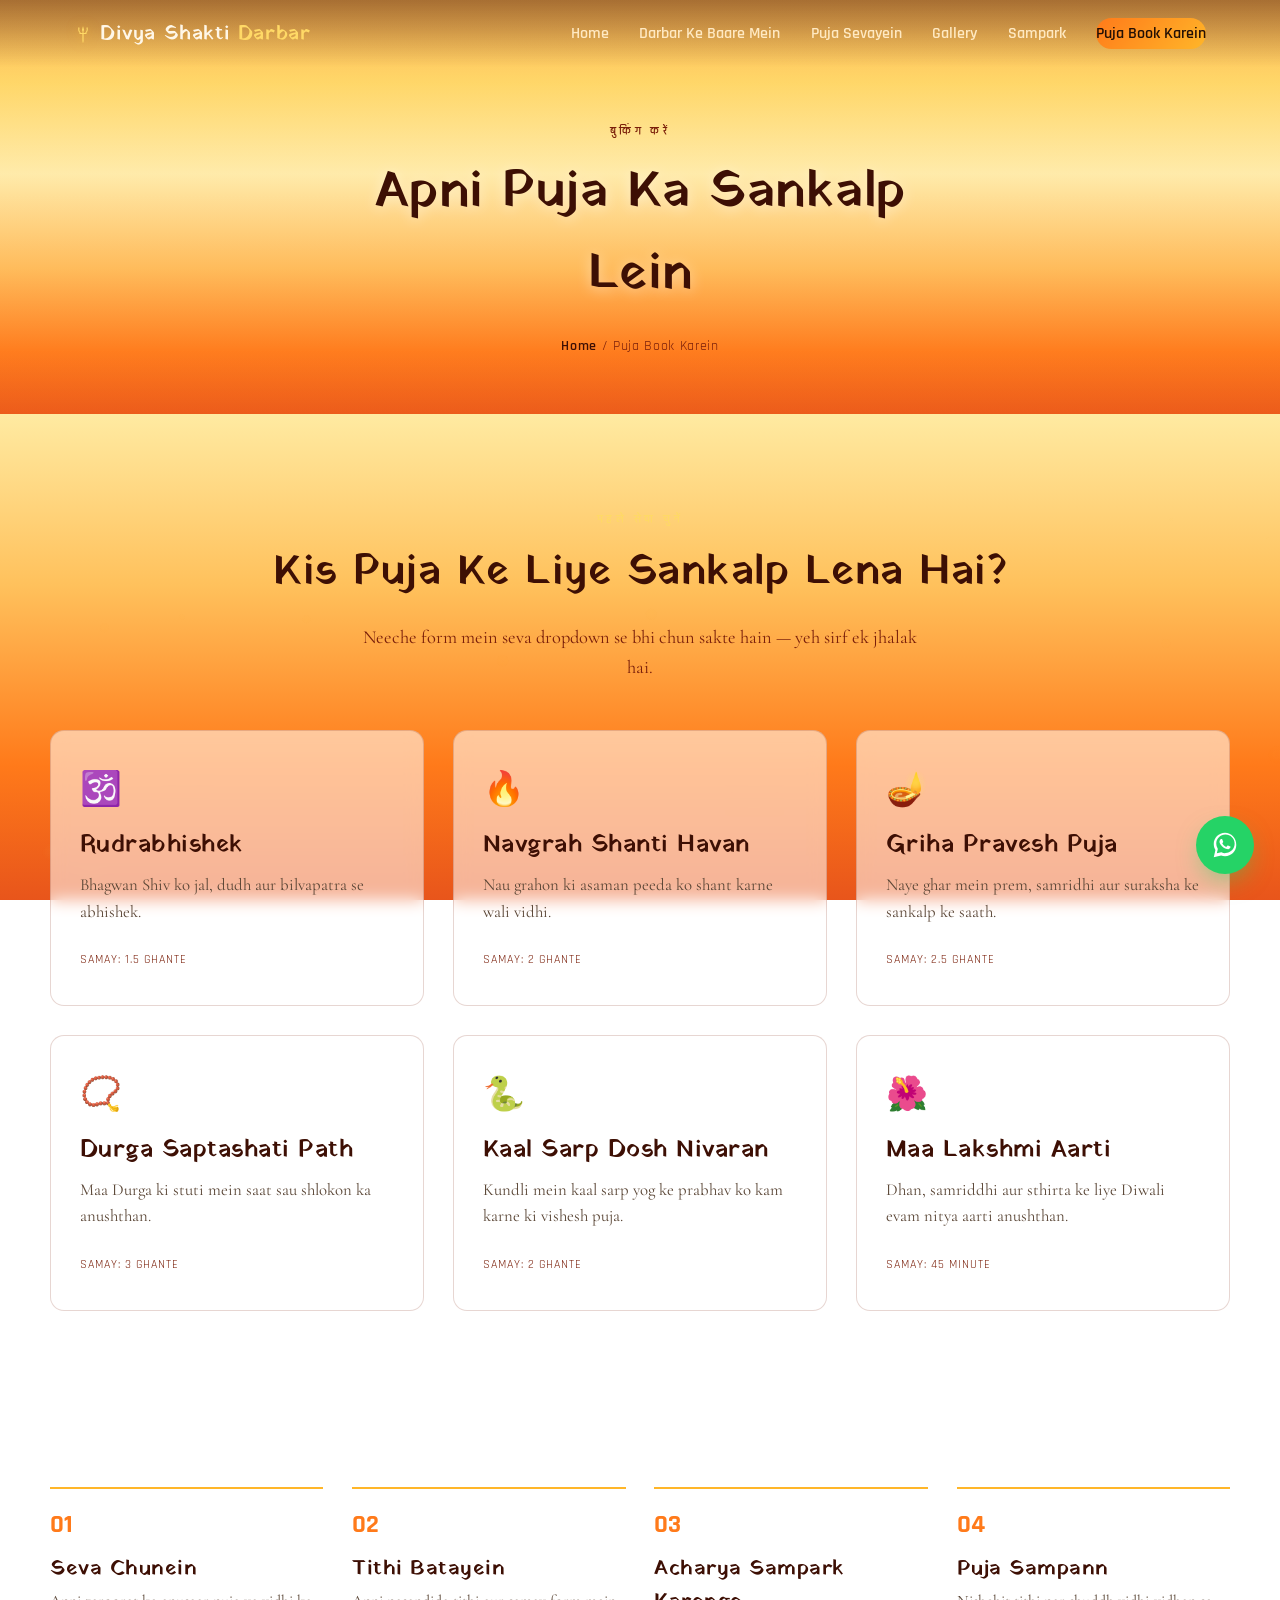
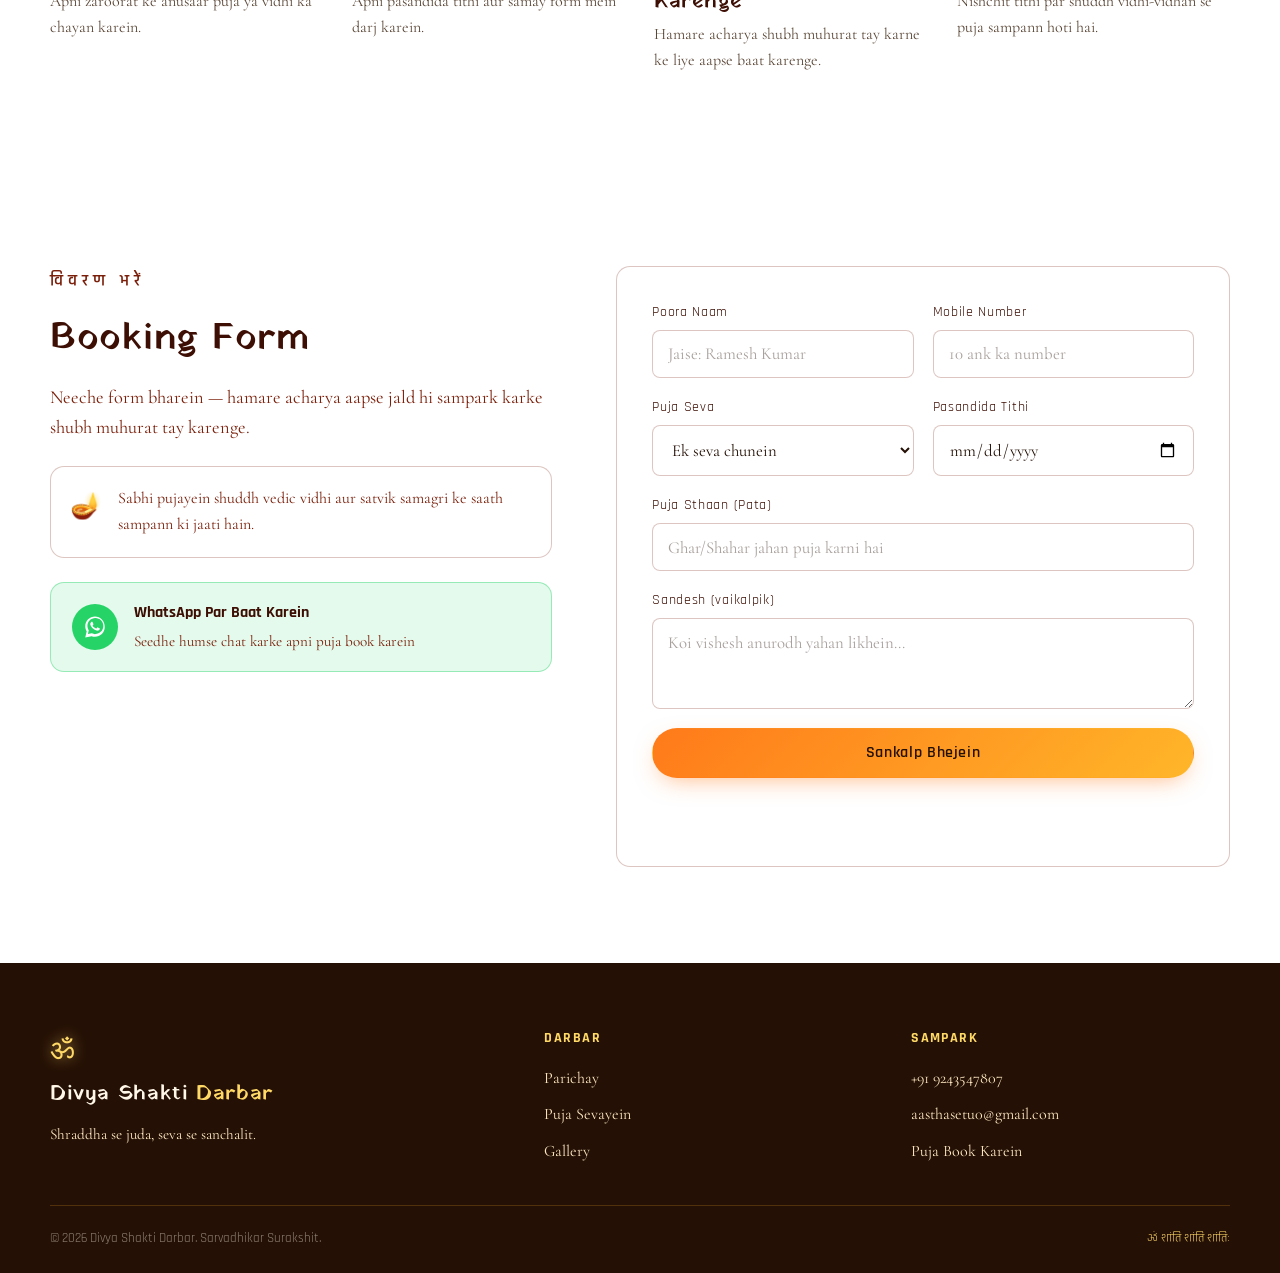
<file: booking.html>
<!DOCTYPE html>
<html lang="hi">
<head>
<meta charset="UTF-8">
<meta name="viewport" content="width=device-width, initial-scale=1.0">
<title>Puja Book Karein | Divya Shakti Darbar</title>
<meta name="description" content="Divya Shakti Darbar mein apni puja, havan ya abhishek book karein — shubh muhurat aur anubhavi acharyon ke saath.">
<link rel="preconnect" href="https://fonts.googleapis.com">
<link rel="preconnect" href="https://fonts.gstatic.com" crossorigin>
<link href="https://fonts.googleapis.com/css2?family=Yatra+One&family=Cormorant+Garamond:ital,wght@0,400;0,500;0,600;1,500&family=Rajdhani:wght@500;600;700&display=swap" rel="stylesheet">
<link rel="stylesheet" href="style.css?v=2">
</head>
<body>

<canvas id="emberCanvas"></canvas>

<header class="site-header" id="siteHeader">
  <div class="nav-wrap">
    <a href="index.html" class="brand">
       <svg class="brand-trishul" viewBox="0 0 200 200" fill="currentColor" aria-hidden="true"><rect x="93" y="95" width="14" height="90" rx="4"/><rect x="60" y="90" width="80" height="10" rx="4"/><path d="M100 12 L112 55 L100 70 L88 55 Z"/><rect x="94" y="55" width="12" height="38" rx="3"/><path d="M62 30 C 55 55, 60 75, 82 92 L 74 96 C 48 78, 42 52, 50 24 Z"/><path d="M138 30 C 145 55, 140 75, 118 92 L 126 96 C 152 78, 158 52, 150 24 Z"/><circle cx="100" cy="188" r="6"/></svg></span>
      <span class="brand-text">Divya Shakti <em>Darbar</em></span>
    </a>
    <nav class="main-nav" id="mainNav">
      <a href="index.html">Home</a>
      <a href="about.html">Darbar Ke Baare Mein</a>
      <a href="sevayein.html">Puja Sevayein</a>
      <a href="gallery.html">Gallery</a>
      <a href="contact.html">Sampark</a>
      <a href="booking.html" class="nav-cta active-link">Puja Book Karein</a>
    </nav>
    <button class="hamburger" id="hamburger" aria-label="Menu kholein" aria-expanded="false">
      <span></span><span></span><span></span>
    </button>
  </div>
</header>

<section class="page-hero">
  <div class="hero-fallback" aria-hidden="true">
    <div class="flame-field" id="flameField"></div>
  </div>
  <div class="hero-scrim"></div>
  <div class="page-hero-content">
    <p class="eyebrow">बुकिंग करें</p>
    <h1>Apni Puja Ka Sankalp Lein</h1>
    <p class="breadcrumb"><a href="index.html">Home</a> / Puja Book Karein</p>
  </div>
</section>

<!-- ============ SEVA QUICK-PICK ============ -->
<section class="sevas" id="quick-pick">
  <p class="eyebrow eyebrow-center">पहले सेवा चुनें</p>
  <h2 class="section-title">Kis Puja Ke Liye Sankalp Lena Hai?</h2>
  <p class="section-sub">Neeche form mein seva dropdown se bhi chun sakte hain — yeh sirf ek jhalak hai.</p>
  <div class="seva-grid">
    <article class="seva-card">
      <div class="seva-icon">🕉️</div><h3>Rudrabhishek</h3>
      <p>Bhagwan Shiv ko jal, dudh aur bilvapatra se abhishek.</p>
      <span class="seva-dur">Samay: 1.5 ghante</span>
    </article>
    <article class="seva-card">
      <div class="seva-icon">🔥</div><h3>Navgrah Shanti Havan</h3>
      <p>Nau grahon ki asaman peeda ko shant karne wali vidhi.</p>
      <span class="seva-dur">Samay: 2 ghante</span>
    </article>
    <article class="seva-card">
      <div class="seva-icon">🪔</div><h3>Griha Pravesh Puja</h3>
      <p>Naye ghar mein prem, samridhi aur suraksha ke sankalp ke saath.</p>
      <span class="seva-dur">Samay: 2.5 ghante</span>
    </article>
    <article class="seva-card">
      <div class="seva-icon">📿</div><h3>Durga Saptashati Path</h3>
      <p>Maa Durga ki stuti mein saat sau shlokon ka anushthan.</p>
      <span class="seva-dur">Samay: 3 ghante</span>
    </article>
    <article class="seva-card">
      <div class="seva-icon">🐍</div><h3>Kaal Sarp Dosh Nivaran</h3>
      <p>Kundli mein kaal sarp yog ke prabhav ko kam karne ki vishesh puja.</p>
      <span class="seva-dur">Samay: 2 ghante</span>
    </article>
    <article class="seva-card">
      <div class="seva-icon">🌺</div><h3>Maa Lakshmi Aarti</h3>
      <p>Dhan, samriddhi aur sthirta ke liye Diwali evam nitya aarti anushthan.</p>
      <span class="seva-dur">Samay: 45 minute</span>
    </article>
  </div>
</section>

<!-- ============ BOOKING STEPS ============ -->
<section class="steps">
  <div class="steps-wrap">
    <div class="step">
      <span class="step-num">01</span>
      <h3>Seva Chunein</h3>
      <p>Apni zaroorat ke anusaar puja ya vidhi ka chayan karein.</p>
    </div>
    <div class="step">
      <span class="step-num">02</span>
      <h3>Tithi Batayein</h3>
      <p>Apni pasandida tithi aur samay form mein darj karein.</p>
    </div>
    <div class="step">
      <span class="step-num">03</span>
      <h3>Acharya Sampark Karenge</h3>
      <p>Hamare acharya shubh muhurat tay karne ke liye aapse baat karenge.</p>
    </div>
    <div class="step">
      <span class="step-num">04</span>
      <h3>Puja Sampann</h3>
      <p>Nishchit tithi par shuddh vidhi-vidhan se puja sampann hoti hai.</p>
    </div>
  </div>
</section>

<!-- ============ BOOKING FORM ============ -->
<section class="booking" id="booking-form">
  <div class="booking-wrap">
    <div class="booking-copy">
      <p class="eyebrow">विवरण भरें</p>
      <h2>Booking Form</h2>
      <p>Neeche form bharein — hamare acharya aapse jald hi sampark karke shubh muhurat tay karenge.</p>
      <div class="booking-note">
        <span class="note-flame">🪔</span>
        <p>Sabhi pujayein shuddh vedic vidhi aur satvik samagri ke saath sampann ki jaati hain.</p>
      </div>

      <!-- WhatsApp direct-chat card: replace the number below with your own WhatsApp business number -->
      <a href="https://wa.me/919999999999?text=Namaste%2C%20mujhe%20puja%20book%20karni%20hai" target="_blank" rel="noopener" class="whatsapp-card">
        <span class="wa-icon">
          <svg viewBox="0 0 32 32" width="26" height="26" fill="currentColor" aria-hidden="true"><path d="M16.01 3C9.39 3 4 8.39 4 15.01c0 2.32.65 4.48 1.78 6.33L4 29l7.86-1.73a11.9 11.9 0 0 0 4.15.75h.01c6.62 0 12-5.39 12-12.01C28.02 8.39 22.63 3 16.01 3Zm0 21.78c-1.33 0-2.63-.34-3.78-.99l-.27-.15-4.66 1.03 1.06-4.53-.18-.28a9.7 9.7 0 0 1-1.5-5.17c0-5.4 4.4-9.8 9.8-9.8s9.79 4.4 9.79 9.8c0 5.41-4.39 9.79-9.79 9.79Zm5.36-7.33c-.29-.15-1.73-.86-2-.95-.27-.1-.46-.15-.66.14-.2.29-.76.95-.93 1.15-.17.19-.34.22-.63.07-.29-.14-1.23-.45-2.34-1.44-.87-.77-1.45-1.72-1.62-2.01-.17-.29-.02-.45.13-.6.13-.13.29-.34.44-.5.15-.17.19-.29.29-.48.1-.19.05-.36-.02-.5-.07-.15-.66-1.59-.9-2.18-.24-.57-.48-.49-.66-.5h-.56c-.19 0-.5.07-.77.36-.26.29-1 .98-1 2.39s1.03 2.77 1.17 2.96c.15.19 2.03 3.1 4.91 4.35.69.3 1.22.47 1.64.6.69.22 1.32.19 1.81.11.55-.08 1.73-.71 1.98-1.39.24-.68.24-1.27.17-1.39-.07-.12-.26-.19-.55-.34Z"/></svg>
        </span>
        <span class="wa-text">
          <strong>WhatsApp Par Baat Karein</strong>
          <span>Seedhe humse chat karke apni puja book karein</span>
        </span>
      </a>
    </div>

    <form class="booking-form" id="bookingForm" novalidate>
      <div class="form-row">
        <div class="field">
          <label for="name">Poora Naam</label>
          <input type="text" id="name" name="name" placeholder="Jaise: Ramesh Kumar" required>
        </div>
        <div class="field">
          <label for="phone">Mobile Number</label>
          <input type="tel" id="phone" name="phone" placeholder="10 ank ka number" pattern="[0-9]{10}" required>
        </div>
      </div>
      <div class="form-row">
        <div class="field">
          <label for="seva">Puja Seva</label>
          <select id="seva" name="seva" required>
            <option value="" disabled selected>Ek seva chunein</option>
            <option>Rudrabhishek</option>
            <option>Navgrah Shanti Havan</option>
            <option>Griha Pravesh Puja</option>
            <option>Durga Saptashati Path</option>
            <option>Kaal Sarp Dosh Nivaran</option>
            <option>Maa Lakshmi Aarti</option>
          </select>
        </div>
        <div class="field">
          <label for="date">Pasandida Tithi</label>
          <input type="date" id="date" name="date" required>
        </div>
      </div>
      <div class="field">
        <label for="address">Puja Sthaan (Pata)</label>
        <input type="text" id="address" name="address" placeholder="Ghar/Shahar jahan puja karni hai">
      </div>
      <div class="field">
        <label for="msg">Sandesh (vaikalpik)</label>
        <textarea id="msg" name="msg" rows="3" placeholder="Koi vishesh anurodh yahan likhein..."></textarea>
      </div>
      <button type="submit" class="btn btn-primary btn-block">Sankalp Bhejein</button>
      <p class="form-status" id="formStatus" role="status" aria-live="polite"></p>
    </form>
  </div>
</section>

<footer class="site-footer">
  <div class="footer-wrap">
    <div class="footer-brand">
      <span class="brand-om">ॐ</span>
      <span class="brand-text">Divya Shakti <em>Darbar</em></span>
      <p>Shraddha se juda, seva se sanchalit.</p>
    </div>
    <div class="footer-col">
      <h4>Darbar</h4>
      <a href="about.html">Parichay</a>
      <a href="sevayein.html">Puja Sevayein</a>
      <a href="gallery.html">Gallery</a>
    </div>
    <div class="footer-col">
      <h4>Sampark</h4>
      <a href="tel:+91 9243547807">+91 9243547807</a>
      <a href="mailto:aasthasetu0@gmail.com">aasthasetu0@gmail.com</a>
      <a href="booking.html">Puja Book Karein</a>
    </div>
  </div>
  <div class="footer-bottom">
    <span>© 2026 Divya Shakti Darbar. Sarvadhikar Surakshit.</span>
    <span class="footer-om">ॐ शांति शांति शांतिः</span>
  </div>
</footer>

<!-- Floating WhatsApp button — stays visible while scrolling this page -->
<a href="https://wa.me/919999999999?text=Namaste%2C%20mujhe%20puja%20book%20karni%20hai" target="_blank" rel="noopener" class="whatsapp-float" aria-label="WhatsApp par sampark karein">
  <svg viewBox="0 0 32 32" width="30" height="30" fill="currentColor" aria-hidden="true"><path d="M16.01 3C9.39 3 4 8.39 4 15.01c0 2.32.65 4.48 1.78 6.33L4 29l7.86-1.73a11.9 11.9 0 0 0 4.15.75h.01c6.62 0 12-5.39 12-12.01C28.02 8.39 22.63 3 16.01 3Zm0 21.78c-1.33 0-2.63-.34-3.78-.99l-.27-.15-4.66 1.03 1.06-4.53-.18-.28a9.7 9.7 0 0 1-1.5-5.17c0-5.4 4.4-9.8 9.8-9.8s9.79 4.4 9.79 9.8c0 5.41-4.39 9.79-9.79 9.79Zm5.36-7.33c-.29-.15-1.73-.86-2-.95-.27-.1-.46-.15-.66.14-.2.29-.76.95-.93 1.15-.17.19-.34.22-.63.07-.29-.14-1.23-.45-2.34-1.44-.87-.77-1.45-1.72-1.62-2.01-.17-.29-.02-.45.13-.6.13-.13.29-.34.44-.5.15-.17.19-.29.29-.48.1-.19.05-.36-.02-.5-.07-.15-.66-1.59-.9-2.18-.24-.57-.48-.49-.66-.5h-.56c-.19 0-.5.07-.77.36-.26.29-1 .98-1 2.39s1.03 2.77 1.17 2.96c.15.19 2.03 3.1 4.91 4.35.69.3 1.22.47 1.64.6.69.22 1.32.19 1.81.11.55-.08 1.73-.71 1.98-1.39.24-.68.24-1.27.17-1.39-.07-.12-.26-.19-.55-.34Z"/></svg>
</a>

<script src="script.js"></script>
</body>
</html>
</file>
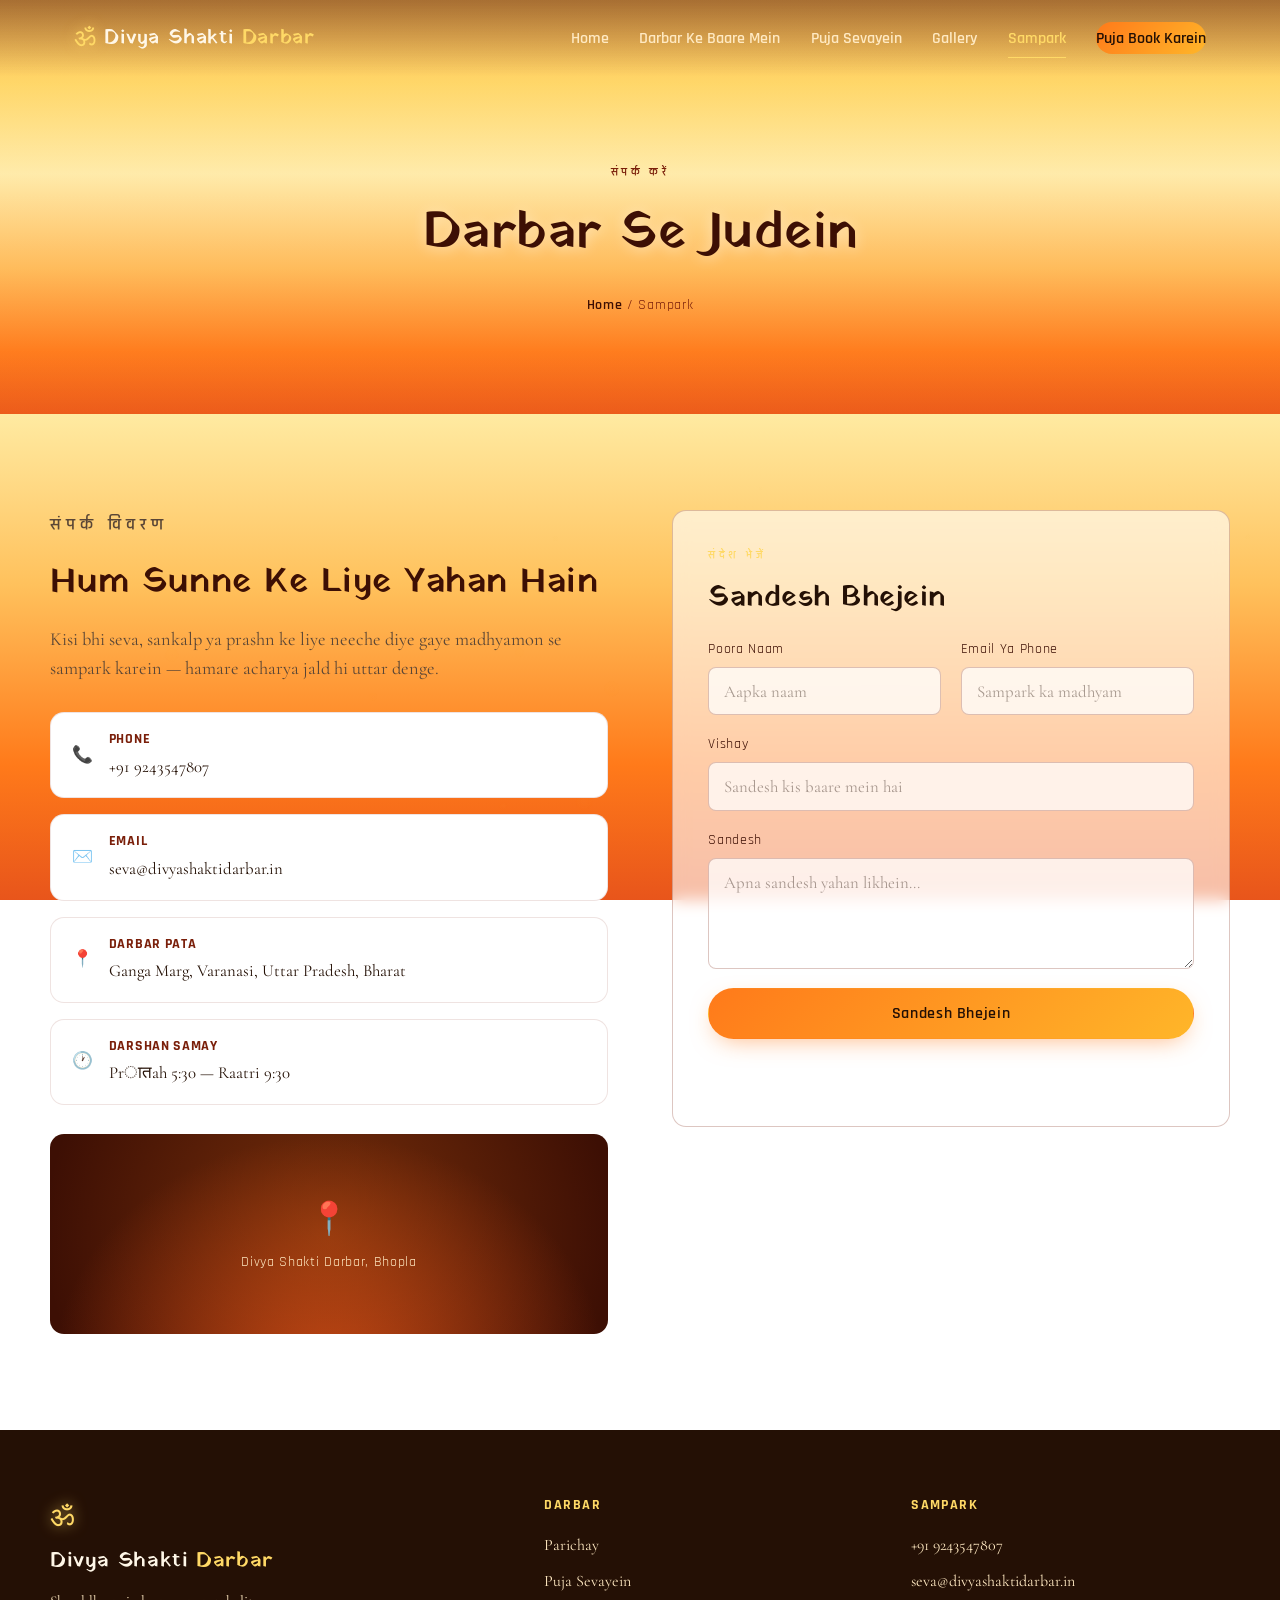
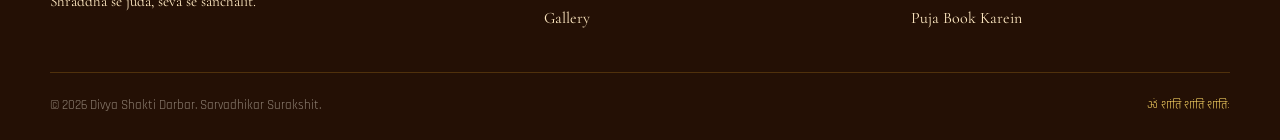
<file: Contact.html>
<!DOCTYPE html>
<html lang="hi">
<head>
<meta charset="UTF-8">
<meta name="viewport" content="width=device-width, initial-scale=1.0">
<title>Sampark Karein | Divya Shakti Darbar</title>
<meta name="description" content="Divya Shakti Darbar se sampark karein — phone, email, pata aur live aarti smaran ke liye.">
<link rel="preconnect" href="https://fonts.googleapis.com">
<link rel="preconnect" href="https://fonts.gstatic.com" crossorigin>
<link href="https://fonts.googleapis.com/css2?family=Yatra+One&family=Cormorant+Garamond:ital,wght@0,400;0,500;0,600;1,500&family=Rajdhani:wght@500;600;700&display=swap" rel="stylesheet">
<link rel="stylesheet" href="style.css">
</head>
<body>

<canvas id="emberCanvas"></canvas>

<header class="site-header" id="siteHeader">
  <div class="nav-wrap">
    <a href="index.html" class="brand">
      <span class="brand-om">ॐ</span>
      <span class="brand-text">Divya Shakti <em>Darbar</em></span>
    </a>
    <nav class="main-nav" id="mainNav">
      <a href="index.html">Home</a>
      <a href="about.html">Darbar Ke Baare Mein</a>
      <a href="sevayein.html">Puja Sevayein</a>
      <a href="gallery.html">Gallery</a>
      <a href="contact.html" class="active-link">Sampark</a>
      <a href="booking.html" class="nav-cta">Puja Book Karein</a>
    </nav>
    <button class="hamburger" id="hamburger" aria-label="Menu kholein" aria-expanded="false">
      <span></span><span></span><span></span>
    </button>
  </div>
</header>

<section class="page-hero">
  <div class="hero-fallback" aria-hidden="true">
    <div class="flame-field" id="flameField"></div>
  </div>
  <div class="hero-scrim"></div>
  <div class="page-hero-content">
    <p class="eyebrow">संपर्क करें</p>
    <h1>Darbar Se Judein</h1>
    <p class="breadcrumb"><a href="index.html">Home</a> / Sampark</p>
  </div>
</section>

<!-- ============ CONTACT INFO + FORM ============ -->
<section class="contact-section">
  <div class="contact-wrap">
    <div class="contact-info">
      <p class="eyebrow eyebrow-dark">संपर्क विवरण</p>
      <h2>Hum Sunne Ke Liye Yahan Hain</h2>
      <p>Kisi bhi seva, sankalp ya prashn ke liye neeche diye gaye madhyamon se sampark karein — hamare acharya jald hi uttar denge.</p>

      <ul class="contact-cards">
        <li class="contact-card">
          <span class="cc-icon">📞</span>
          <div>
            <h4>Phone</h4>
            <a href="tel:+919243547807">+91 9243547807</a>
          </div>
        </li>
        <li class="contact-card">
          <span class="cc-icon">✉️</span>
          <div>
            <h4>Email</h4>
            <a href="mailto:seva@divyashaktidarbar.in">seva@divyashaktidarbar.in</a>
          </div>
        </li>
        <li class="contact-card">
          <span class="cc-icon">📍</span>
          <div>
            <h4>Darbar Pata</h4>
            <span>Ganga Marg, Varanasi, Uttar Pradesh, Bharat</span>
          </div>
        </li>
        <li class="contact-card">
          <span class="cc-icon">🕐</span>
          <div>
            <h4>Darshan Samay</h4>
            <span>Prातah 5:30 — Raatri 9:30</span>
          </div>
        </li>
      </ul>

      <div class="map-frame" aria-hidden="true">
        <div class="map-glow"></div>
        <span class="map-pin">📍</span>
        <span class="map-label">Divya Shakti Darbar, Bhopla</span>
      </div>
    </div>

    <form class="booking-form contact-form" id="contactForm" novalidate>
      <p class="eyebrow">संदेश भेजें</p>
      <h2 style="margin-bottom:.6em;">Sandesh Bhejein</h2>
      <div class="form-row">
        <div class="field">
          <label for="cname">Poora Naam</label>
          <input type="text" id="cname" name="cname" placeholder="Aapka naam" required>
        </div>
        <div class="field">
          <label for="cemail">Email Ya Phone</label>
          <input type="text" id="cemail" name="cemail" placeholder="Sampark ka madhyam" required>
        </div>
      </div>
      <div class="field">
        <label for="csubject">Vishay</label>
        <input type="text" id="csubject" name="csubject" placeholder="Sandesh kis baare mein hai">
      </div>
      <div class="field">
        <label for="cmsg">Sandesh</label>
        <textarea id="cmsg" name="cmsg" rows="4" placeholder="Apna sandesh yahan likhein..." required></textarea>
      </div>
      <button type="submit" class="btn btn-primary btn-block">Sandesh Bhejein</button>
      <p class="form-status" id="contactStatus" role="status" aria-live="polite"></p>
    </form>
  </div>
</section>

<footer class="site-footer">
  <div class="footer-wrap">
    <div class="footer-brand">
      <span class="brand-om">ॐ</span>
      <span class="brand-text">Divya Shakti <em>Darbar</em></span>
      <p>Shraddha se juda, seva se sanchalit.</p>
    </div>
    <div class="footer-col">
      <h4>Darbar</h4>
      <a href="about.html">Parichay</a>
      <a href="sevayein.html">Puja Sevayein</a>
      <a href="gallery.html">Gallery</a>
    </div>
    <div class="footer-col">
      <h4>Sampark</h4>
      <a href="tel:+919243547807">+91 9243547807</a>
      <a href="mailto:seva@divyashaktidarbar.in">seva@divyashaktidarbar.in</a>
      <a href="booking.html">Puja Book Karein</a>
    </div>
  </div>
  <div class="footer-bottom">
    <span>© 2026 Divya Shakti Darbar. Sarvadhikar Surakshit.</span>
    <span class="footer-om">ॐ शांति शांति शांतिः</span>
  </div>
</footer>

<script src="script.js"></script>
</body>
</html>
</file>
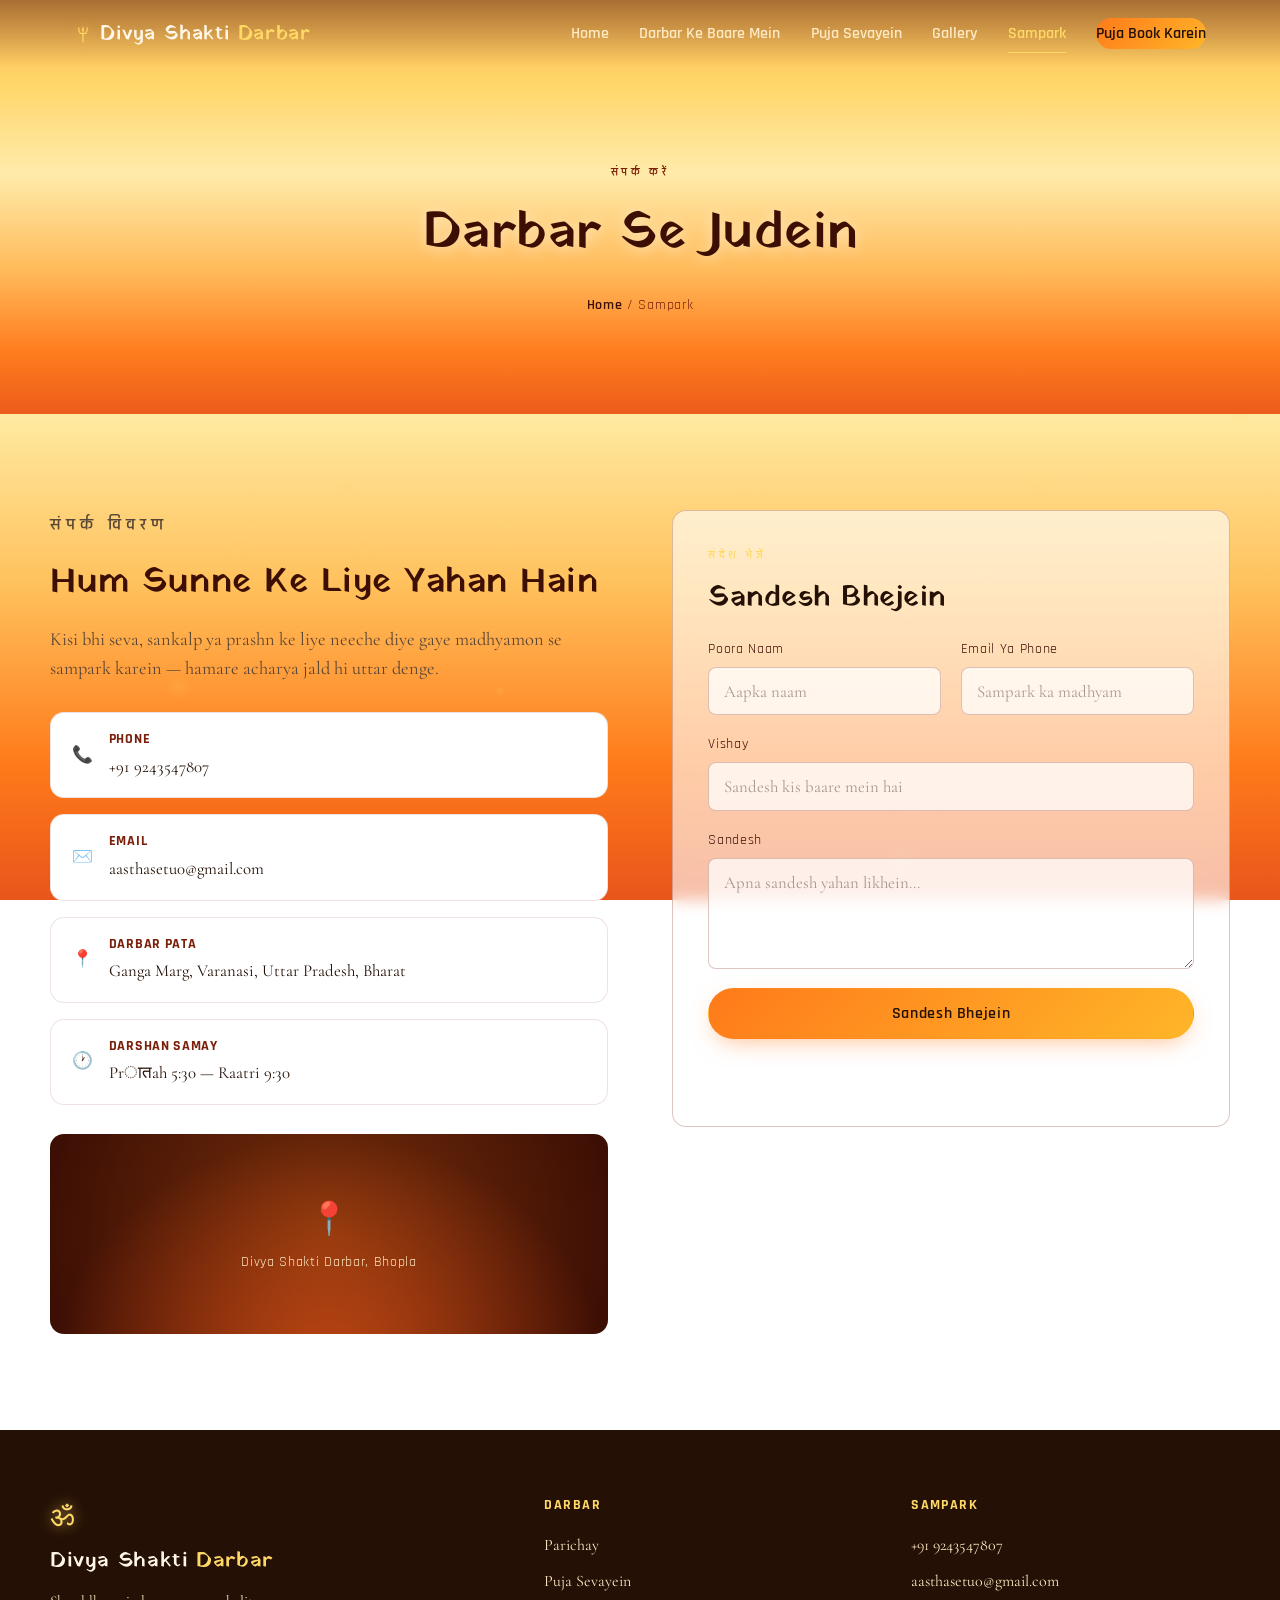
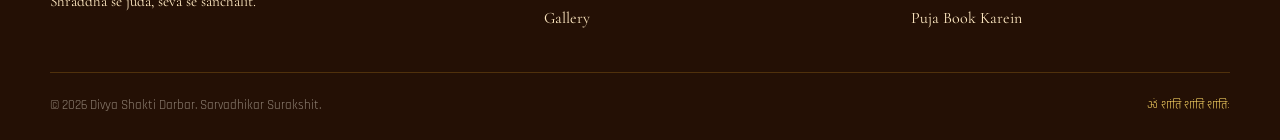
<file: contact.html>
<!DOCTYPE html>
<html lang="hi">
<head>
<meta charset="UTF-8">
<meta name="viewport" content="width=device-width, initial-scale=1.0">
<title>Sampark Karein | Divya Shakti Darbar</title>
<meta name="description" content="Divya Shakti Darbar se sampark karein — phone, email, pata aur live aarti smaran ke liye.">
<link rel="preconnect" href="https://fonts.googleapis.com">
<link rel="preconnect" href="https://fonts.gstatic.com" crossorigin>
<link href="https://fonts.googleapis.com/css2?family=Yatra+One&family=Cormorant+Garamond:ital,wght@0,400;0,500;0,600;1,500&family=Rajdhani:wght@500;600;700&display=swap" rel="stylesheet">
<link rel="stylesheet" href="style.css?v=2">
</head>
<body>

<canvas id="emberCanvas"></canvas>

<header class="site-header" id="siteHeader">
  <div class="nav-wrap">
    <a href="index.html" class="brand">
       <svg class="brand-trishul" viewBox="0 0 200 200" fill="currentColor" aria-hidden="true"><rect x="93" y="95" width="14" height="90" rx="4"/><rect x="60" y="90" width="80" height="10" rx="4"/><path d="M100 12 L112 55 L100 70 L88 55 Z"/><rect x="94" y="55" width="12" height="38" rx="3"/><path d="M62 30 C 55 55, 60 75, 82 92 L 74 96 C 48 78, 42 52, 50 24 Z"/><path d="M138 30 C 145 55, 140 75, 118 92 L 126 96 C 152 78, 158 52, 150 24 Z"/><circle cx="100" cy="188" r="6"/></svg></span>
      <span class="brand-text">Divya Shakti <em>Darbar</em></span>
    </a>
    <nav class="main-nav" id="mainNav">
      <a href="index.html">Home</a>
      <a href="about.html">Darbar Ke Baare Mein</a>
      <a href="sevayein.html">Puja Sevayein</a>
      <a href="gallery.html">Gallery</a>
      <a href="contact.html" class="active-link">Sampark</a>
      <a href="booking.html" class="nav-cta">Puja Book Karein</a>
    </nav>
    <button class="hamburger" id="hamburger" aria-label="Menu kholein" aria-expanded="false">
      <span></span><span></span><span></span>
    </button>
  </div>
</header>

<section class="page-hero">
  <div class="hero-fallback" aria-hidden="true">
    <div class="flame-field" id="flameField"></div>
  </div>
  <div class="hero-scrim"></div>
  <div class="page-hero-content">
    <p class="eyebrow">संपर्क करें</p>
    <h1>Darbar Se Judein</h1>
    <p class="breadcrumb"><a href="index.html">Home</a> / Sampark</p>
  </div>
</section>

<!-- ============ CONTACT INFO + FORM ============ -->
<section class="contact-section">
  <div class="contact-wrap">
    <div class="contact-info">
      <p class="eyebrow eyebrow-dark">संपर्क विवरण</p>
      <h2>Hum Sunne Ke Liye Yahan Hain</h2>
      <p>Kisi bhi seva, sankalp ya prashn ke liye neeche diye gaye madhyamon se sampark karein — hamare acharya jald hi uttar denge.</p>

      <ul class="contact-cards">
        <li class="contact-card">
          <span class="cc-icon">📞</span>
          <div>
            <h4>Phone</h4>
            <a href="tel:+919243547807">+91 9243547807</a>
          </div>
        </li>
        <li class="contact-card">
          <span class="cc-icon">✉️</span>
          <div>
            <h4>Email</h4>
            <a href="mailto:aasthasetu0@gmail.com">aasthasetu0@gmail.com</a>
          </div>
        </li>
        <li class="contact-card">
          <span class="cc-icon">📍</span>
          <div>
            <h4>Darbar Pata</h4>
            <span>Ganga Marg, Varanasi, Uttar Pradesh, Bharat</span>
          </div>
        </li>
        <li class="contact-card">
          <span class="cc-icon">🕐</span>
          <div>
            <h4>Darshan Samay</h4>
            <span>Prातah 5:30 — Raatri 9:30</span>
          </div>
        </li>
      </ul>

      <div class="map-frame" aria-hidden="true">
        <div class="map-glow"></div>
        <span class="map-pin">📍</span>
        <span class="map-label">Divya Shakti Darbar, Bhopla</span>
      </div>
    </div>

    <form class="booking-form contact-form" id="contactForm" novalidate>
      <p class="eyebrow">संदेश भेजें</p>
      <h2 style="margin-bottom:.6em;">Sandesh Bhejein</h2>
      <div class="form-row">
        <div class="field">
          <label for="cname">Poora Naam</label>
          <input type="text" id="cname" name="cname" placeholder="Aapka naam" required>
        </div>
        <div class="field">
          <label for="cemail">Email Ya Phone</label>
          <input type="text" id="cemail" name="cemail" placeholder="Sampark ka madhyam" required>
        </div>
      </div>
      <div class="field">
        <label for="csubject">Vishay</label>
        <input type="text" id="csubject" name="csubject" placeholder="Sandesh kis baare mein hai">
      </div>
      <div class="field">
        <label for="cmsg">Sandesh</label>
        <textarea id="cmsg" name="cmsg" rows="4" placeholder="Apna sandesh yahan likhein..." required></textarea>
      </div>
      <button type="submit" class="btn btn-primary btn-block">Sandesh Bhejein</button>
      <p class="form-status" id="contactStatus" role="status" aria-live="polite"></p>
    </form>
  </div>
</section>

<footer class="site-footer">
  <div class="footer-wrap">
    <div class="footer-brand">
      <span class="brand-om">ॐ</span>
      <span class="brand-text">Divya Shakti <em>Darbar</em></span>
      <p>Shraddha se juda, seva se sanchalit.</p>
    </div>
    <div class="footer-col">
      <h4>Darbar</h4>
      <a href="about.html">Parichay</a>
      <a href="sevayein.html">Puja Sevayein</a>
      <a href="gallery.html">Gallery</a>
    </div>
    <div class="footer-col">
      <h4>Sampark</h4>
      <a href="tel:+919243547807">+91 9243547807</a>
      <a href="mailto:aasthasetu0@gmail.com">aasthasetu0@gmail.com</a>
      <a href="booking.html">Puja Book Karein</a>
    </div>
  </div>
  <div class="footer-bottom">
    <span>© 2026 Divya Shakti Darbar. Sarvadhikar Surakshit.</span>
    <span class="footer-om">ॐ शांति शांति शांतिः</span>
  </div>
</footer>

<script src="script.js"></script>
</body>
</html>
</file>
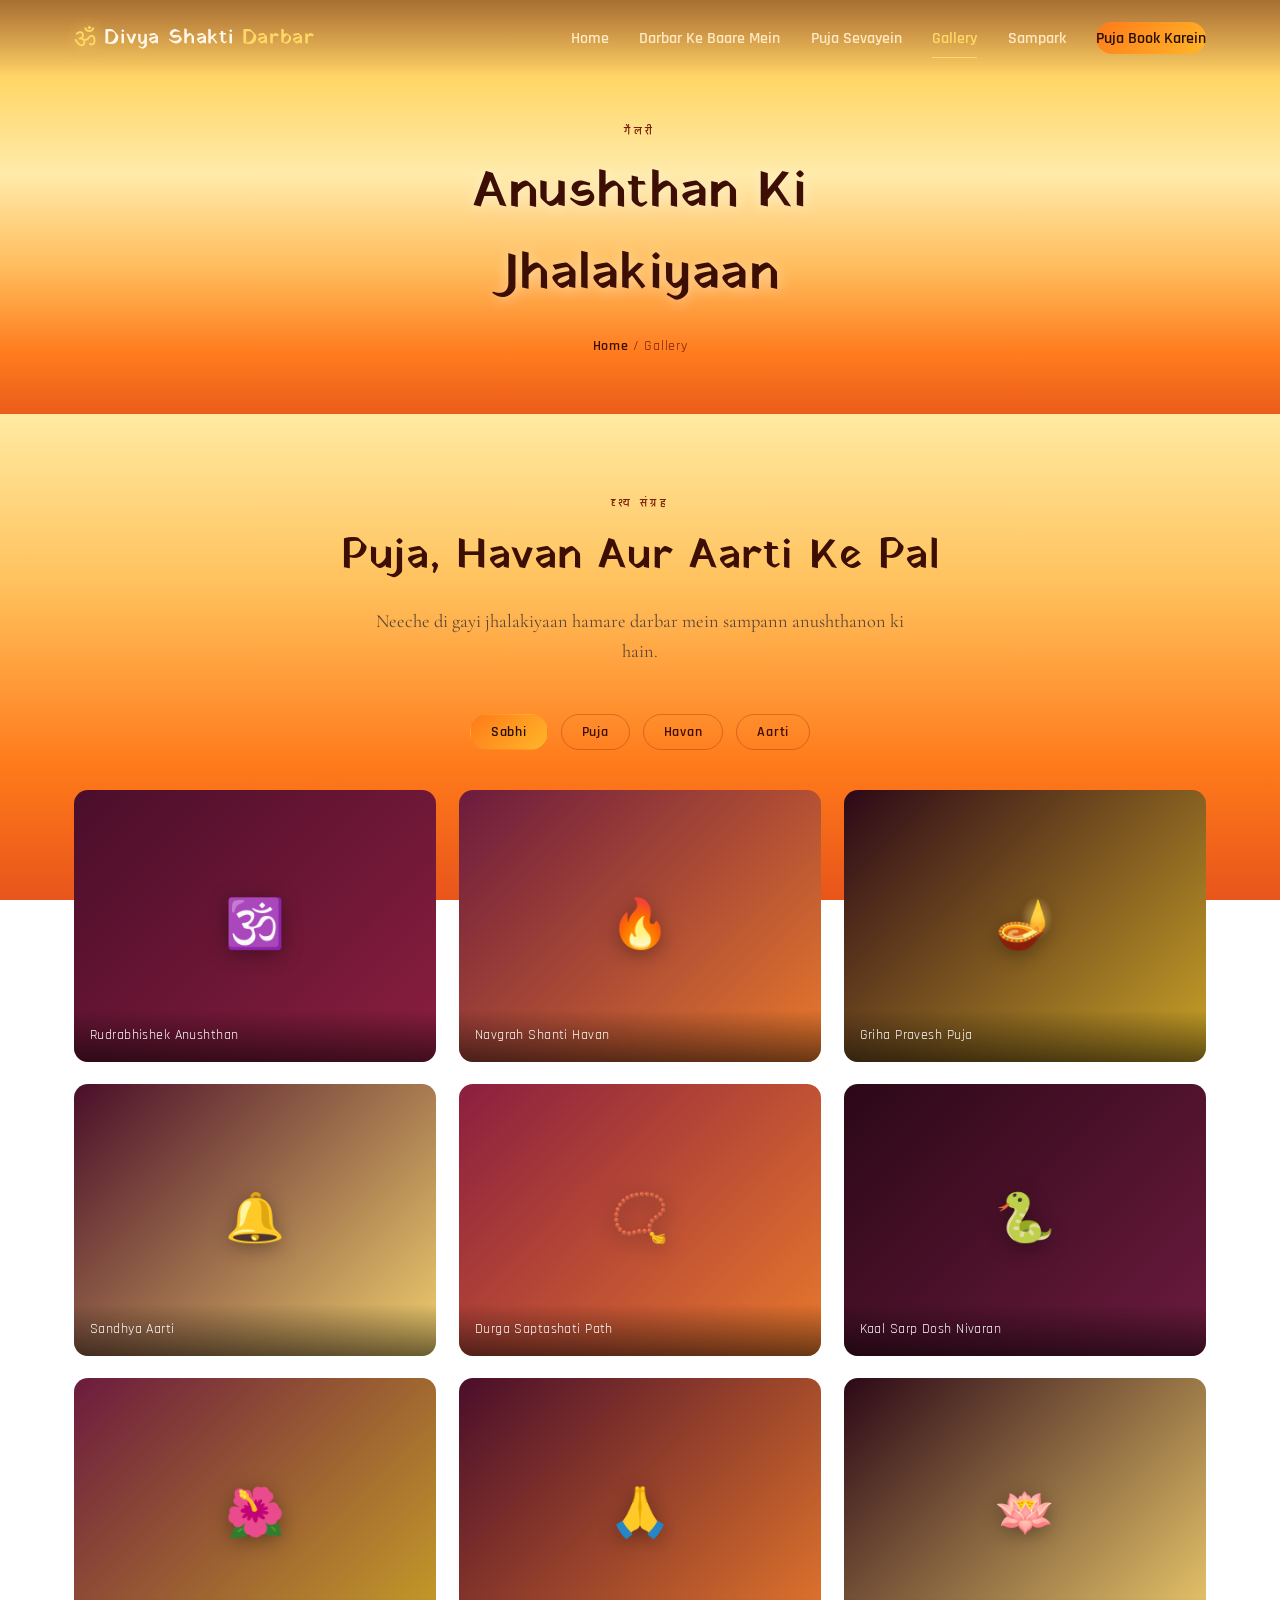
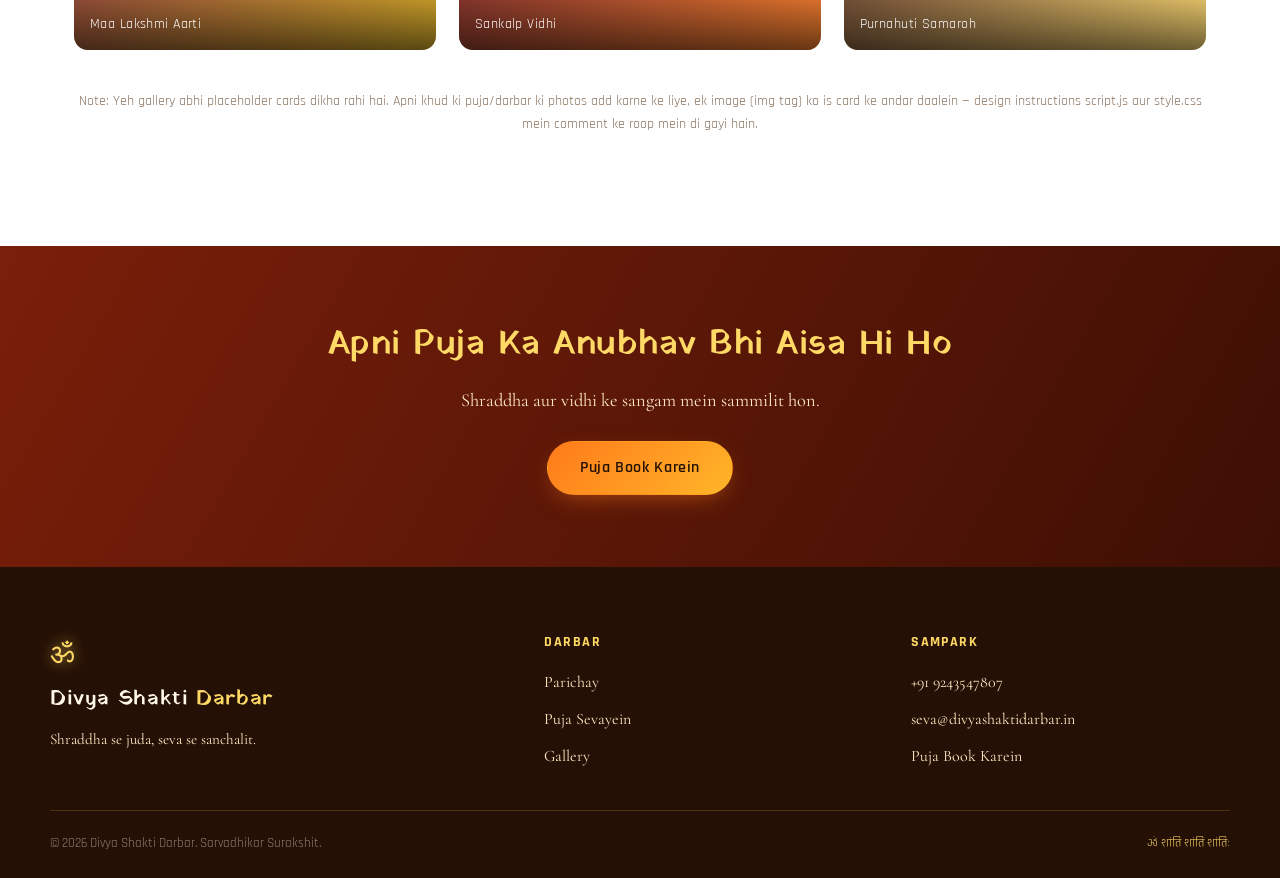
<file: Gallery.html>
<!DOCTYPE html>
<html lang="hi">
<head>
<meta charset="UTF-8">
<meta name="viewport" content="width=device-width, initial-scale=1.0">
<title>Gallery | Divya Shakti Darbar</title>
<meta name="description" content="Divya Shakti Darbar ki puja, havan aur aarti anushthanon ki jhalakiyaan.">
<link rel="preconnect" href="https://fonts.googleapis.com">
<link rel="preconnect" href="https://fonts.gstatic.com" crossorigin>
<link href="https://fonts.googleapis.com/css2?family=Yatra+One&family=Cormorant+Garamond:ital,wght@0,400;0,500;0,600;1,500&family=Rajdhani:wght@500;600;700&display=swap" rel="stylesheet">
<link rel="stylesheet" href="style.css">
</head>
<body>

<canvas id="emberCanvas"></canvas>

<header class="site-header" id="siteHeader">
  <div class="nav-wrap">
    <a href="index.html" class="brand">
      <span class="brand-om">ॐ</span>
      <span class="brand-text">Divya Shakti <em>Darbar</em></span>
    </a>
    <nav class="main-nav" id="mainNav">
      <a href="index.html">Home</a>
      <a href="about.html">Darbar Ke Baare Mein</a>
      <a href="sevayein.html">Puja Sevayein</a>
      <a href="gallery.html" class="active-link">Gallery</a>
      <a href="contact.html">Sampark</a>
      <a href="booking.html" class="nav-cta">Puja Book Karein</a>
    </nav>
    <button class="hamburger" id="hamburger" aria-label="Menu kholein" aria-expanded="false">
      <span></span><span></span><span></span>
    </button>
  </div>
</header>

<section class="page-hero">
  <div class="hero-fallback" aria-hidden="true">
    <div class="flame-field" id="flameField"></div>
  </div>
  <div class="hero-scrim"></div>
  <div class="page-hero-content">
    <p class="eyebrow">गैलरी</p>
    <h1>Anushthan Ki Jhalakiyaan</h1>
    <p class="breadcrumb"><a href="index.html">Home</a> / Gallery</p>
  </div>
</section>

<!-- ============ GALLERY FILTER TABS ============ -->
<section class="gallery-section">
  <p class="eyebrow eyebrow-center eyebrow-dark">दृश्य संग्रह</p>
  <h2 class="section-title" style="color:var(--maroon-deep);">Puja, Havan Aur Aarti Ke Pal</h2>
  <p class="section-sub">Neeche di gayi jhalakiyaan hamare darbar mein sampann anushthanon ki hain.</p>

  <div class="gallery-tabs" id="galleryTabs">
    <button class="gallery-tab active" data-filter="all">Sabhi</button>
    <button class="gallery-tab" data-filter="puja">Puja</button>
    <button class="gallery-tab" data-filter="havan">Havan</button>
    <button class="gallery-tab" data-filter="aarti">Aarti</button>
  </div>

  <div class="gallery-grid" id="galleryGrid">
    <figure class="gallery-item" data-cat="puja" style="--g1:#4A0E2A; --g2:#8B1E3F;">
      <span class="gi-icon">🕉️</span>
      <figcaption>Rudrabhishek Anushthan</figcaption>
    </figure>
    <figure class="gallery-item" data-cat="havan" style="--g1:#6C1B3E; --g2:#E8792C;">
      <span class="gi-icon">🔥</span>
      <figcaption>Navgrah Shanti Havan</figcaption>
    </figure>
    <figure class="gallery-item" data-cat="puja" style="--g1:#2C0817; --g2:#C9A227;">
      <span class="gi-icon">🪔</span>
      <figcaption>Griha Pravesh Puja</figcaption>
    </figure>
    <figure class="gallery-item" data-cat="aarti" style="--g1:#4A0E2A; --g2:#F0CF6E;">
      <span class="gi-icon">🔔</span>
      <figcaption>Sandhya Aarti</figcaption>
    </figure>
    <figure class="gallery-item" data-cat="puja" style="--g1:#8B1E3F; --g2:#E8792C;">
      <span class="gi-icon">📿</span>
      <figcaption>Durga Saptashati Path</figcaption>
    </figure>
    <figure class="gallery-item" data-cat="havan" style="--g1:#2C0817; --g2:#6C1B3E;">
      <span class="gi-icon">🐍</span>
      <figcaption>Kaal Sarp Dosh Nivaran</figcaption>
    </figure>
    <figure class="gallery-item" data-cat="aarti" style="--g1:#6C1B3E; --g2:#C9A227;">
      <span class="gi-icon">🌺</span>
      <figcaption>Maa Lakshmi Aarti</figcaption>
    </figure>
    <figure class="gallery-item" data-cat="puja" style="--g1:#4A0E2A; --g2:#E8792C;">
      <span class="gi-icon">🙏</span>
      <figcaption>Sankalp Vidhi</figcaption>
    </figure>
    <figure class="gallery-item" data-cat="havan" style="--g1:#2C0817; --g2:#F0CF6E;">
      <span class="gi-icon">🪷</span>
      <figcaption>Purnahuti Samaroh</figcaption>
    </figure>
  </div>

  <p class="gallery-note">Note: Yeh gallery abhi placeholder cards dikha rahi hai. Apni khud ki puja/darbar ki photos add karne ke liye, ek image (img tag) ko is card ke andar daalein — design instructions script.js aur style.css mein comment ke roop mein di gayi hain.</p>
</section>

<!-- ============ LIGHTBOX ============ -->
<div class="lightbox" id="lightbox" aria-hidden="true">
  <button class="lightbox-close" id="lightboxClose" aria-label="Band karein">✕</button>
  <div class="lightbox-inner" id="lightboxInner">
    <span class="lb-icon" id="lightboxIcon">🕉️</span>
    <p id="lightboxCaption"></p>
  </div>
</div>

<section class="cta-banner">
  <div class="cta-banner-inner">
    <h2>Apni Puja Ka Anubhav Bhi Aisa Hi Ho</h2>
    <p>Shraddha aur vidhi ke sangam mein sammilit hon.</p>
    <a href="booking.html" class="btn btn-primary">Puja Book Karein</a>
  </div>
</section>

<footer class="site-footer">
  <div class="footer-wrap">
    <div class="footer-brand">
      <span class="brand-om">ॐ</span>
      <span class="brand-text">Divya Shakti <em>Darbar</em></span>
      <p>Shraddha se juda, seva se sanchalit.</p>
    </div>
    <div class="footer-col">
      <h4>Darbar</h4>
      <a href="about.html">Parichay</a>
      <a href="sevayein.html">Puja Sevayein</a>
      <a href="gallery.html">Gallery</a>
    </div>
    <div class="footer-col">
      <h4>Sampark</h4>
      <a href="tel:+919243547807">+91 9243547807</a>
      <a href="mailto:seva@divyashaktidarbar.in">seva@divyashaktidarbar.in</a>
      <a href="booking.html">Puja Book Karein</a>
    </div>
  </div>
  <div class="footer-bottom">
    <span>© 2026 Divya Shakti Darbar. Sarvadhikar Surakshit.</span>
    <span class="footer-om">ॐ शांति शांति शांतिः</span>
  </div>
</footer>

<script src="script.js"></script>
</body>
</html>
</file>
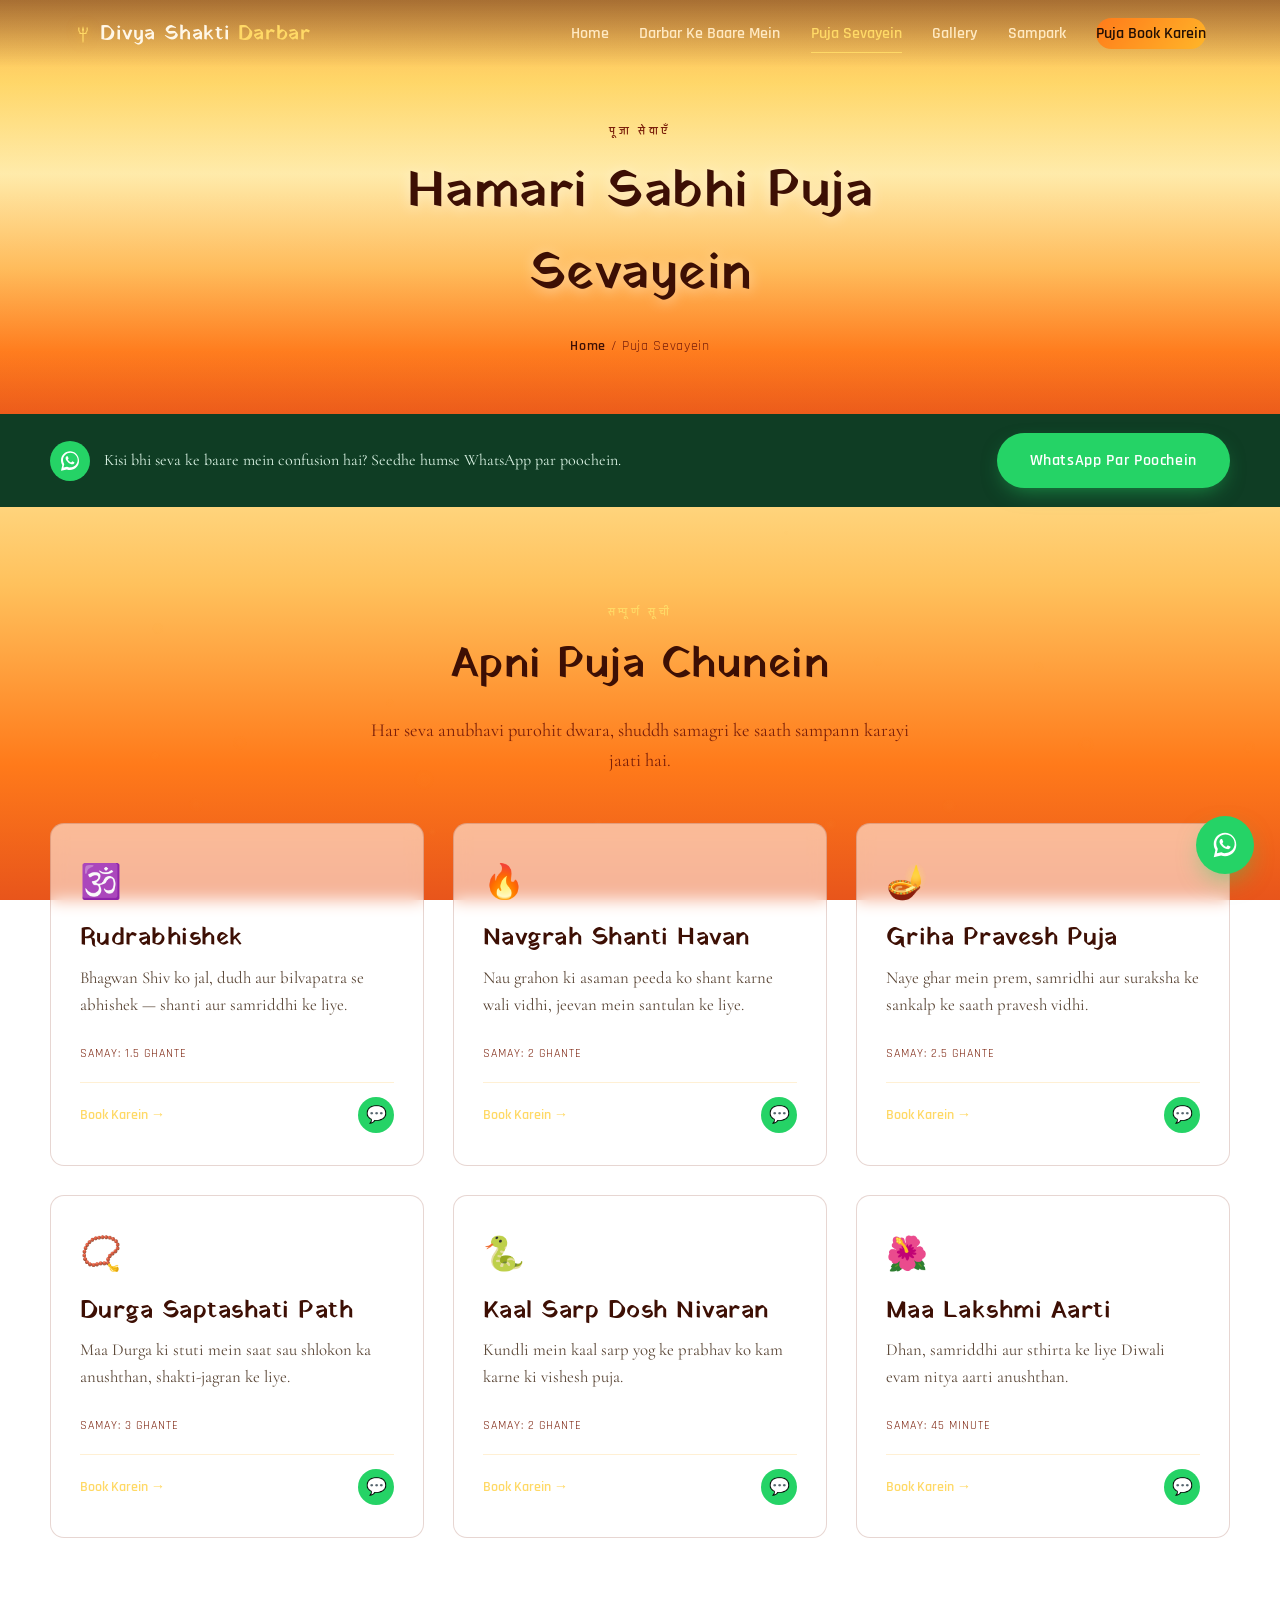
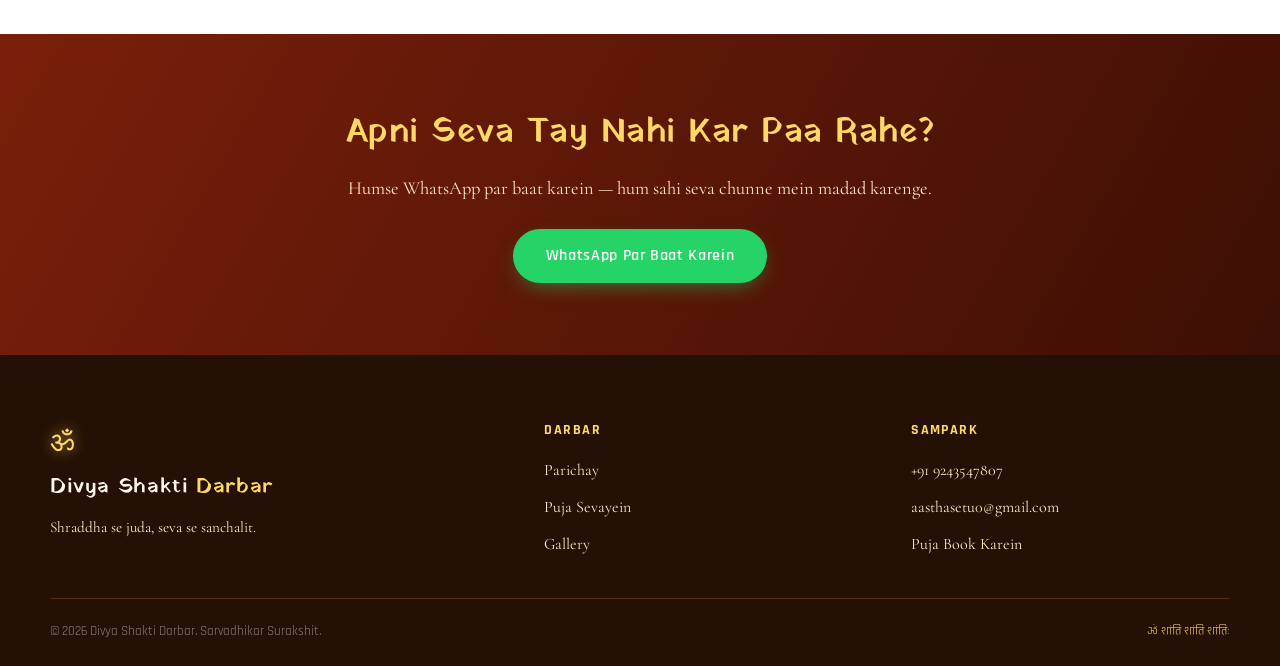
<file: sevayein.html>
<!DOCTYPE html>
<html lang="hi">
<head>
<meta charset="UTF-8">
<meta name="viewport" content="width=device-width, initial-scale=1.0">
<title>Puja Sevayein | Divya Shakti Darbar</title>
<meta name="description" content="Divya Shakti Darbar ki sabhi puja sevayein — Rudrabhishek, Havan, Griha Pravesh aur adhik. WhatsApp par seedhe sampark karein.">
<link rel="preconnect" href="https://fonts.googleapis.com">
<link rel="preconnect" href="https://fonts.gstatic.com" crossorigin>
<link href="https://fonts.googleapis.com/css2?family=Yatra+One&family=Cormorant+Garamond:ital,wght@0,400;0,500;0,600;1,500&family=Rajdhani:wght@500;600;700&display=swap" rel="stylesheet">
<link rel="stylesheet" href="style.css?v=2">
</head>
<body>

<canvas id="emberCanvas"></canvas>

<header class="site-header" id="siteHeader">
  <div class="nav-wrap">
    <a href="index.html" class="brand">
       <svg class="brand-trishul" viewBox="0 0 200 200" fill="currentColor" aria-hidden="true"><rect x="93" y="95" width="14" height="90" rx="4"/><rect x="60" y="90" width="80" height="10" rx="4"/><path d="M100 12 L112 55 L100 70 L88 55 Z"/><rect x="94" y="55" width="12" height="38" rx="3"/><path d="M62 30 C 55 55, 60 75, 82 92 L 74 96 C 48 78, 42 52, 50 24 Z"/><path d="M138 30 C 145 55, 140 75, 118 92 L 126 96 C 152 78, 158 52, 150 24 Z"/><circle cx="100" cy="188" r="6"/></svg></span>
      <span class="brand-text">Divya Shakti <em>Darbar</em></span>
    </a>
    <nav class="main-nav" id="mainNav">
      <a href="index.html">Home</a>
      <a href="about.html">Darbar Ke Baare Mein</a>
      <a href="sevayein.html" class="active-link">Puja Sevayein</a>
      <a href="gallery.html">Gallery</a>
      <a href="contact.html">Sampark</a>
      <a href="booking.html" class="nav-cta">Puja Book Karein</a>
    </nav>
    <button class="hamburger" id="hamburger" aria-label="Menu kholein" aria-expanded="false">
      <span></span><span></span><span></span>
    </button>
  </div>
</header>

<section class="page-hero">
  <div class="hero-fallback" aria-hidden="true">
    <div class="flame-field" id="flameField"></div>
  </div>
  <div class="hero-scrim"></div>
  <div class="page-hero-content">
    <p class="eyebrow">पूजा सेवाएँ</p>
    <h1>Hamari Sabhi Puja Sevayein</h1>
    <p class="breadcrumb"><a href="index.html">Home</a> / Puja Sevayein</p>
  </div>
</section>

<!-- ============ WHATSAPP QUICK-CONTACT STRIP ============ -->
<section class="wa-strip">
  <div class="wa-strip-inner">
    <div class="wa-strip-text">
      <span class="wa-icon">
        <svg viewBox="0 0 32 32" width="24" height="24" fill="currentColor" aria-hidden="true"><path d="M16.01 3C9.39 3 4 8.39 4 15.01c0 2.32.65 4.48 1.78 6.33L4 29l7.86-1.73a11.9 11.9 0 0 0 4.15.75h.01c6.62 0 12-5.39 12-12.01C28.02 8.39 22.63 3 16.01 3Zm0 21.78c-1.33 0-2.63-.34-3.78-.99l-.27-.15-4.66 1.03 1.06-4.53-.18-.28a9.7 9.7 0 0 1-1.5-5.17c0-5.4 4.4-9.8 9.8-9.8s9.79 4.4 9.79 9.8c0 5.41-4.39 9.79-9.79 9.79Zm5.36-7.33c-.29-.15-1.73-.86-2-.95-.27-.1-.46-.15-.66.14-.2.29-.76.95-.93 1.15-.17.19-.34.22-.63.07-.29-.14-1.23-.45-2.34-1.44-.87-.77-1.45-1.72-1.62-2.01-.17-.29-.02-.45.13-.6.13-.13.29-.34.44-.5.15-.17.19-.29.29-.48.1-.19.05-.36-.02-.5-.07-.15-.66-1.59-.9-2.18-.24-.57-.48-.49-.66-.5h-.56c-.19 0-.5.07-.77.36-.26.29-1 .98-1 2.39s1.03 2.77 1.17 2.96c.15.19 2.03 3.1 4.91 4.35.69.3 1.22.47 1.64.6.69.22 1.32.19 1.81.11.55-.08 1.73-.71 1.98-1.39.24-.68.24-1.27.17-1.39-.07-.12-.26-.19-.55-.34Z"/></svg>
      </span>
      <p>Kisi bhi seva ke baare mein confusion hai? Seedhe humse WhatsApp par poochein.</p>
    </div>
    <a href="https://wa.me/919243547807?text=Namaste%2C%20mujhe%20puja%20sevaon%20ke%20baare%20mein%20jaankari%20chahiye" target="_blank" rel="noopener" class="btn wa-btn">WhatsApp Par Poochein</a>
  </div>
</section>

<!-- ============ FULL SEVA LIST ============ -->
<section class="sevas" id="sevas">
  <p class="eyebrow eyebrow-center">सम्पूर्ण सूची</p>
  <h2 class="section-title">Apni Puja Chunein</h2>
  <p class="section-sub">Har seva anubhavi purohit dwara, shuddh samagri ke saath sampann karayi jaati hai.</p>

  <div class="seva-grid">
    <article class="seva-card">
      <div class="seva-icon">🕉️</div>
      <h3>Rudrabhishek</h3>
      <p>Bhagwan Shiv ko jal, dudh aur bilvapatra se abhishek — shanti aur samriddhi ke liye.</p>
      <span class="seva-dur">Samay: 1.5 ghante</span>
      <div class="seva-actions">
        <a href="booking.html" class="seva-link">Book Karein →</a>
        <a href="https://wa.me/919243547807?text=Namaste%2C%20mujhe%20Rudrabhishek%20ke%20baare%20mein%20jaankari%20chahiye" target="_blank" rel="noopener" class="seva-wa" aria-label="Rudrabhishek ke liye WhatsApp par poochein">💬</a>
      </div>
    </article>
    <article class="seva-card">
      <div class="seva-icon">🔥</div>
      <h3>Navgrah Shanti Havan</h3>
      <p>Nau grahon ki asaman peeda ko shant karne wali vidhi, jeevan mein santulan ke liye.</p>
      <span class="seva-dur">Samay: 2 ghante</span>
      <div class="seva-actions">
        <a href="booking.html" class="seva-link">Book Karein →</a>
        <a href="https://wa.me/919243547807?text=Namaste%2C%20mujhe%20Navgrah%20Shanti%20Havan%20ke%20baare%20mein%20jaankari%20chahiye" target="_blank" rel="noopener" class="seva-wa" aria-label="Navgrah Shanti Havan ke liye WhatsApp par poochein">💬</a>
      </div>
    </article>
    <article class="seva-card">
      <div class="seva-icon">🪔</div>
      <h3>Griha Pravesh Puja</h3>
      <p>Naye ghar mein prem, samridhi aur suraksha ke sankalp ke saath pravesh vidhi.</p>
      <span class="seva-dur">Samay: 2.5 ghante</span>
      <div class="seva-actions">
        <a href="booking.html" class="seva-link">Book Karein →</a>
        <a href="https://wa.me/919243547807?text=Namaste%2C%20mujhe%20Griha%20Pravesh%20Puja%20ke%20baare%20mein%20jaankari%20chahiye" target="_blank" rel="noopener" class="seva-wa" aria-label="Griha Pravesh Puja ke liye WhatsApp par poochein">💬</a>
      </div>
    </article>
    <article class="seva-card">
      <div class="seva-icon">📿</div>
      <h3>Durga Saptashati Path</h3>
      <p>Maa Durga ki stuti mein saat sau shlokon ka anushthan, shakti-jagran ke liye.</p>
      <span class="seva-dur">Samay: 3 ghante</span>
      <div class="seva-actions">
        <a href="booking.html" class="seva-link">Book Karein →</a>
        <a href="https://wa.me/919243547807?text=Namaste%2C%20mujhe%20Durga%20Saptashati%20Path%20ke%20baare%20mein%20jaankari%20chahiye" target="_blank" rel="noopener" class="seva-wa" aria-label="Durga Saptashati Path ke liye WhatsApp par poochein">💬</a>
      </div>
    </article>
    <article class="seva-card">
      <div class="seva-icon">🐍</div>
      <h3>Kaal Sarp Dosh Nivaran</h3>
      <p>Kundli mein kaal sarp yog ke prabhav ko kam karne ki vishesh puja.</p>
      <span class="seva-dur">Samay: 2 ghante</span>
      <div class="seva-actions">
        <a href="booking.html" class="seva-link">Book Karein →</a>
        <a href="https://wa.me/919243547807?text=Namaste%2C%20mujhe%20Kaal%20Sarp%20Dosh%20Nivaran%20ke%20baare%20mein%20jaankari%20chahiye" target="_blank" rel="noopener" class="seva-wa" aria-label="Kaal Sarp Dosh Nivaran ke liye WhatsApp par poochein">💬</a>
      </div>
    </article>
    <article class="seva-card">
      <div class="seva-icon">🌺</div>
      <h3>Maa Lakshmi Aarti</h3>
      <p>Dhan, samriddhi aur sthirta ke liye Diwali evam nitya aarti anushthan.</p>
      <span class="seva-dur">Samay: 45 minute</span>
      <div class="seva-actions">
        <a href="booking.html" class="seva-link">Book Karein →</a>
        <a href="https://wa.me/919243547807?text=Namaste%2C%20mujhe%20Maa%20Lakshmi%20Aarti%20ke%20baare%20mein%20jaankari%20chahiye" target="_blank" rel="noopener" class="seva-wa" aria-label="Maa Lakshmi Aarti ke liye WhatsApp par poochein">💬</a>
      </div>
    </article>
  </div>
</section>

<section class="cta-banner">
  <div class="cta-banner-inner">
    <h2>Apni Seva Tay Nahi Kar Paa Rahe?</h2>
    <p>Humse WhatsApp par baat karein — hum sahi seva chunne mein madad karenge.</p>
    <a href="https://wa.me/919243547807?text=Namaste%2C%20mujhe%20sahi%20puja%20seva%20chunne%20mein%20madad%20chahiye" target="_blank" rel="noopener" class="btn wa-btn">WhatsApp Par Baat Karein</a>
  </div>
</section>

<footer class="site-footer">
  <div class="footer-wrap">
    <div class="footer-brand">
      <span class="brand-om">ॐ</span>
      <span class="brand-text">Divya Shakti <em>Darbar</em></span>
      <p>Shraddha se juda, seva se sanchalit.</p>
    </div>
    <div class="footer-col">
      <h4>Darbar</h4>
      <a href="about.html">Parichay</a>
      <a href="sevayein.html">Puja Sevayein</a>
      <a href="gallery.html">Gallery</a>
    </div>
    <div class="footer-col">
      <h4>Sampark</h4>
      <a href="tel:+919243547807">+91 9243547807</a>
      <a href="mailto:aasthasetu0@gmail.com">aasthasetu0@gmail.com</a>
      <a href="booking.html">Puja Book Karein</a>
    </div>
  </div>
  <div class="footer-bottom">
    <span>© 2026 Divya Shakti Darbar. Sarvadhikar Surakshit.</span>
    <span class="footer-om">ॐ शांति शांति शांतिः</span>
  </div>
</footer>

<!-- Floating WhatsApp button -->
<a href="https://wa.me/919243547807?text=Namaste%2C%20mujhe%20puja%20sevaon%20ke%20baare%20mein%20jaankari%20chahiye" target="_blank" rel="noopener" class="whatsapp-float" aria-label="WhatsApp par sampark karein">
  <svg viewBox="0 0 32 32" width="30" height="30" fill="currentColor" aria-hidden="true"><path d="M16.01 3C9.39 3 4 8.39 4 15.01c0 2.32.65 4.48 1.78 6.33L4 29l7.86-1.73a11.9 11.9 0 0 0 4.15.75h.01c6.62 0 12-5.39 12-12.01C28.02 8.39 22.63 3 16.01 3Zm0 21.78c-1.33 0-2.63-.34-3.78-.99l-.27-.15-4.66 1.03 1.06-4.53-.18-.28a9.7 9.7 0 0 1-1.5-5.17c0-5.4 4.4-9.8 9.8-9.8s9.79 4.4 9.79 9.8c0 5.41-4.39 9.79-9.79 9.79Zm5.36-7.33c-.29-.15-1.73-.86-2-.95-.27-.1-.46-.15-.66.14-.2.29-.76.95-.93 1.15-.17.19-.34.22-.63.07-.29-.14-1.23-.45-2.34-1.44-.87-.77-1.45-1.72-1.62-2.01-.17-.29-.02-.45.13-.6.13-.13.29-.34.44-.5.15-.17.19-.29.29-.48.1-.19.05-.36-.02-.5-.07-.15-.66-1.59-.9-2.18-.24-.57-.48-.49-.66-.5h-.56c-.19 0-.5.07-.77.36-.26.29-1 .98-1 2.39s1.03 2.77 1.17 2.96c.15.19 2.03 3.1 4.91 4.35.69.3 1.22.47 1.64.6.69.22 1.32.19 1.81.11.55-.08 1.73-.71 1.98-1.39.24-.68.24-1.27.17-1.39-.07-.12-.26-.19-.55-.34Z"/></svg>
</a>

<script src="script.js"></script>
</body>
</html>
</file>
<file: style.css>
/* =========================================================
   DIVYA SHAKTI DARBAR — design tokens
   Palette: deep temple maroon + antique gold + marigold saffron
   Type: Yatra One (display) / Cormorant Garamond (body) / Rajdhani (utility)
   ========================================================= */
:root{
  --maroon-deep:#3D0F04;
  --maroon:#7A1F0A;
  --maroon-light:#A6350F;
  --gold:#FFB629;
  --gold-bright:#FFD966;
  --saffron:#FF7A1A;
  --ivory:#FFF7E8;
  --ivory-dim:#FFE9C2;
  --charcoal:#241005;

  --font-display:'Yatra One', cursive;
  --font-body:'Cormorant Garamond', serif;
  --font-utility:'Rajdhani', sans-serif;

  --container:1180px;
  --radius:14px;
  --ease:cubic-bezier(.22,.9,.32,1);

  --poster-gradient: linear-gradient(180deg, #FFA53A 0%, #FFD65B 20%, #FFF3B0 42%, #FFC15C 65%, #FF7A1A 85%, #E8551B 100%);
}

*,*::before,*::after{box-sizing:border-box;}
html{scroll-behavior:smooth;}
body{
  margin:0;
  background:var(--poster-gradient);
  background-attachment:fixed;
  background-size:cover;
  color:var(--charcoal);
  font-family:var(--font-body);
  font-size:19px;
  line-height:1.6;
  overflow-x:hidden;
}
img{max-width:100%;display:block;}
a{color:inherit;text-decoration:none;}
h1,h2,h3{font-family:var(--font-display);font-weight:400;margin:0 0 .4em;letter-spacing:.5px;}
p{margin:0 0 1em;}
ul{list-style:none;margin:0;padding:0;}

@media (prefers-reduced-motion: reduce){
  *{animation-duration:.001ms !important; animation-iteration-count:1 !important; transition-duration:.001ms !important; scroll-behavior:auto !important;}
}

.eyebrow{
  font-family:var(--font-utility);
  font-weight:600;
  letter-spacing:.28em;
  text-transform:uppercase;
  font-size:.78rem;
  color:var(--gold-bright);
  margin:0 0 .8em;
}
.eyebrow-dark{color:var(--maroon);}
.eyebrow-center{text-align:center;}

.section-title{text-align:center;font-size:2.6rem;color:var(--maroon-deep);}
.section-sub{text-align:center;max-width:560px;margin:0 auto 3rem;color:#5a4636;font-size:1.15rem;}

.btn{
  display:inline-block;
  padding:.85em 2em;
  border-radius:999px;
  font-family:var(--font-utility);
  font-weight:600;
  letter-spacing:.04em;
  font-size:1rem;
  border:1.5px solid transparent;
  cursor:pointer;
  transition:transform .35s var(--ease), box-shadow .35s var(--ease), background .3s ease;
}
.btn-primary{
  background:linear-gradient(135deg, var(--saffron), var(--gold));
  color:var(--charcoal);
  box-shadow:0 8px 24px -8px rgba(255,122,26,.55);
}
.btn-primary:hover{transform:translateY(-3px);box-shadow:0 14px 30px -8px rgba(255,122,26,.65);}
.btn-ghost{
  background:transparent;
  border-color:rgba(255,217,102,.6);
  color:var(--gold-bright);
}
.btn-ghost:hover{background:rgba(255,217,102,.12);transform:translateY(-3px);}
.btn-block{width:100%;text-align:center;}

/* =========================================================
   Ambient ember canvas (behind everything, very subtle)
   ========================================================= */
#emberCanvas{
  position:fixed;inset:0;
  width:100%;height:100%;
  pointer-events:none;
  z-index:0;
  opacity:.5;
}

/* =========================================================
   HEADER / NAV
   ========================================================= */
.site-header{
  position:fixed;top:0;left:0;right:0;
  z-index:100;
  padding:1.1rem 0;
  background:linear-gradient(180deg, rgba(36,14,5,.4) 0%, rgba(36,14,5,0) 100%);
  transition:background .4s ease, padding .4s ease, box-shadow .4s ease;
}
.site-header.scrolled{
  background:rgba(30,18,10,.82);
  backdrop-filter:blur(10px);
  padding:.7rem 0;
  box-shadow:0 6px 24px -10px rgba(0,0,0,.5);
}
.nav-wrap{
  max-width:var(--container);
  margin:0 auto;
  padding:0 1.5rem;
  display:flex;
  align-items:center;
  justify-content:space-between;
}
.brand{display:flex;align-items:center;gap:.5rem;color:var(--ivory);}
.brand-om-wrap{display:inline-flex;align-items:center;gap:.35rem;}
.brand-om{
  font-size:1.6rem;color:var(--gold-bright);
  text-shadow:0 0 14px rgba(255,217,102,.7);
}
.brand-trishul{
  width:18px;height:18px;
  color:var(--gold-bright);
  filter:drop-shadow(0 0 6px rgba(255,182,41,.6));
  flex:0 0 auto;
}
.brand-text{font-family:var(--font-display);font-size:1.25rem;letter-spacing:.03em;}
.brand-text em{font-style:normal;color:var(--gold-bright);}

.main-nav{display:flex;align-items:center;gap:1.9rem;font-family:var(--font-utility);font-weight:600;font-size:.98rem;}
.main-nav a{color:var(--ivory-dim);position:relative;padding:.2em 0;}
.main-nav a:not(.nav-cta)::after{
  content:'';position:absolute;left:0;bottom:-4px;width:0;height:1px;background:var(--gold-bright);
  transition:width .3s var(--ease);
}
.main-nav a:not(.nav-cta):hover::after{width:100%;}
.main-nav a:not(.nav-cta):hover{color:var(--gold-bright);}
.nav-cta{
  background:linear-gradient(135deg, var(--saffron), var(--gold));
  color:var(--charcoal) !important;
  padding:.55em 1.3em;border-radius:999px;
}

.hamburger{display:none;flex-direction:column;gap:5px;background:none;border:0;cursor:pointer;padding:6px;}
.hamburger span{width:24px;height:2px;background:var(--ivory);border-radius:2px;transition:all .3s var(--ease);}
.hamburger.active span:nth-child(1){transform:translateY(7px) rotate(45deg);}
.hamburger.active span:nth-child(2){opacity:0;}
.hamburger.active span:nth-child(3){transform:translateY(-7px) rotate(-45deg);}

/* =========================================================
   HERO — video background
   ========================================================= */
.hero{
  position:relative;
  min-height:100svh;
  display:flex;
  flex-direction:column;
  align-items:center;
  justify-content:center;
  overflow:hidden;
  color:var(--ivory);
  text-align:center;
}
.hero-media{position:absolute;inset:0;z-index:0;}
#heroVideo{
  position:absolute;inset:0;
  width:100%;height:100%;
  object-fit:cover;
  filter:saturate(1.15) brightness(.75);
}
.hero-fallback{position:absolute;inset:0;display:none;background:var(--poster-gradient);}
.hero.no-video .hero-fallback{display:block;}
.hero.no-video #heroVideo{display:none;}

.flame-field{position:absolute;inset:0;overflow:hidden;}
.flame-field span{
  position:absolute;bottom:-10%;
  width:6px;height:16px;border-radius:50% 50% 50% 50% / 60% 60% 40% 40%;
  background:radial-gradient(circle at 50% 30%, #FFE9A8 0%, var(--gold-bright) 35%, var(--saffron) 65%, transparent 80%);
  filter:blur(.3px);
  opacity:0;
  animation:emberRise linear infinite;
}
@keyframes emberRise{
  0%{transform:translateY(0) translateX(0) scale(.6);opacity:0;}
  8%{opacity:.9;}
  85%{opacity:.5;}
  100%{transform:translateY(-115vh) translateX(var(--drift,20px)) scale(1.1);opacity:0;}
}

.hero-scrim{
  position:absolute;inset:0;
  background:linear-gradient(180deg, rgba(255,255,255,.12) 0%, rgba(255,122,26,.18) 100%);
}
.hero-vignette{
  position:absolute;inset:0;
  box-shadow:inset 0 0 220px 40px rgba(12,5,3,.75);
  pointer-events:none;
}

.hero-content{position:relative;z-index:2;max-width:760px;padding:0 1.5rem;}
.hero-trishul{
  width:56px;height:56px;margin:0 auto 1.2rem;display:block;
  filter:drop-shadow(0 0 16px rgba(255,182,41,.55));
  animation:trishulFloat 4s ease-in-out infinite;
}
@keyframes trishulFloat{0%,100%{transform:translateY(0);}50%{transform:translateY(-6px);}}
.hero .eyebrow{color:var(--gold-bright);}
.hero-title{font-size:clamp(2.8rem, 7vw, 5rem);line-height:1.08;margin-bottom:.5em;}
.hero-title .line{display:block;text-shadow:0 4px 30px rgba(0,0,0,.5);}
.hero-title .accent{color:var(--gold-bright);}
.hero-sub{font-size:1.3rem;color:var(--maroon-deep);max-width:600px;margin:0 auto 2em;}
.hero-actions{display:flex;gap:1.2rem;justify-content:center;flex-wrap:wrap;}

.hero-scroll-cue{
  position:absolute;bottom:2.2rem;left:50%;transform:translateX(-50%);
  z-index:2;display:flex;flex-direction:column;align-items:center;gap:.5rem;
  font-family:var(--font-utility);font-size:.72rem;letter-spacing:.25em;text-transform:uppercase;
  color:var(--ivory-dim);opacity:.75;
}
.cue-line{width:1px;height:34px;background:linear-gradient(var(--gold-bright), transparent);animation:cuePulse 2s ease-in-out infinite;}
@keyframes cuePulse{0%,100%{opacity:.3;}50%{opacity:1;}}

/* =========================================================
   MARQUEE
   ========================================================= */
.marquee-strip{
  background:var(--maroon-deep);
  color:var(--gold-bright);
  overflow:hidden;
  white-space:nowrap;
  padding:.75rem 0;
  border-top:1px solid rgba(255,182,41,.35);
  border-bottom:1px solid rgba(255,182,41,.35);
  position:relative;z-index:1;
}
.marquee-track{
  display:inline-flex;gap:1.2rem;
  font-family:var(--font-display);
  font-size:1.05rem;
  animation:marquee 32s linear infinite;
}
@keyframes marquee{
  0%{transform:translateX(0);}
  100%{transform:translateX(-50%);}
}

/* =========================================================
   ABOUT — mandala signature element
   ========================================================= */
.about{padding:6rem 1.5rem;position:relative;z-index:1;}
.about-wrap{
  max-width:var(--container);margin:0 auto;
  display:grid;grid-template-columns:.85fr 1.15fr;gap:4rem;align-items:center;
}
.about-visual{display:flex;justify-content:center;}
.mandala-ring{
  position:relative;width:300px;height:300px;
  display:flex;align-items:center;justify-content:center;
}
.ring{
  position:absolute;border-radius:50%;
  border:1.5px dashed rgba(255,182,41,.55);
}
.ring.r1{inset:0;animation:spin 40s linear infinite;}
.ring.r2{inset:30px;border-style:solid;border-color:rgba(255,122,26,.4);animation:spin 30s linear infinite reverse;}
.ring.r3{inset:60px;border-color:rgba(122,31,10,.5);animation:spin 50s linear infinite;}
@keyframes spin{to{transform:rotate(360deg);}}
.thali{font-size:3.2rem;filter:drop-shadow(0 0 20px rgba(255,122,26,.5));animation:flicker 3.4s ease-in-out infinite;}
@keyframes flicker{0%,100%{transform:scale(1) rotate(-1deg);}50%{transform:scale(1.05) rotate(1deg);}}

.about-copy h2{font-size:2.4rem;color:var(--maroon-deep);}
.about-copy p{color:#5a4636;font-size:1.15rem;}
.about-stats{display:flex;gap:2.5rem;margin-top:2rem;flex-wrap:wrap;}
.stat{display:flex;flex-direction:column;}
.stat-num{font-family:var(--font-utility);font-size:2.3rem;font-weight:700;color:var(--saffron);}
.stat-label{font-family:var(--font-utility);font-size:.8rem;letter-spacing:.1em;text-transform:uppercase;color:var(--maroon);}

/* =========================================================
   SEVAS / SERVICE CARDS
   ========================================================= */
.sevas{
  background:transparent;
  color:var(--maroon-deep);
  padding:6rem 1.5rem;
  position:relative;z-index:1;
}
.sevas .section-title{color:var(--maroon-deep);}
.sevas .section-sub{color:var(--maroon);}
.seva-grid{
  max-width:var(--container);margin:0 auto;
  display:grid;grid-template-columns:repeat(3, 1fr);gap:1.8rem;
}
.seva-card{
  background:rgba(255,255,255,.55);
  border:1px solid rgba(122,31,10,.18);
  border-radius:var(--radius);
  padding:2rem 1.8rem;
  backdrop-filter:blur(8px);
  transition:transform .4s var(--ease), border-color .4s ease, background .4s ease;
}
.seva-card:hover{
  transform:translateY(-6px);
  border-color:rgba(255,122,26,.55);
  background:rgba(255,255,255,.78);
}
.seva-icon{font-size:2.1rem;margin-bottom:.6rem;}
.seva-card h3{font-size:1.5rem;color:var(--maroon-deep);margin-bottom:.3em;}
.seva-card p{color:#5a4636;font-size:1.05rem;}
.seva-dur{font-family:var(--font-utility);font-size:.78rem;letter-spacing:.08em;text-transform:uppercase;color:var(--maroon);}

/* =========================================================
   DARSHAN
   ========================================================= */
.darshan{padding:6rem 1.5rem;position:relative;z-index:1;}
.darshan-wrap{
  max-width:var(--container);margin:0 auto;
  display:grid;grid-template-columns:1fr 1fr;gap:4rem;align-items:center;
}
.darshan-copy h2{font-size:2.3rem;color:var(--maroon-deep);}
.darshan-copy p{color:#5a4636;font-size:1.15rem;}
.darshan-times{margin:1.6rem 0 2rem;}
.darshan-times li{
  display:flex;justify-content:space-between;
  padding:.7rem 0;border-bottom:1px dashed rgba(122,31,10,.25);
  font-family:var(--font-utility);
}
.darshan-times strong{color:var(--saffron);}

.darshan-frame{position:relative;border-radius:var(--radius);overflow:hidden;aspect-ratio:4/3;}
.frame-glow{
  position:absolute;inset:-20%;
  background:radial-gradient(circle, rgba(255,122,26,.35), transparent 60%);
  z-index:0;
}
.frame-inner{
  position:absolute;inset:0;border-radius:var(--radius);overflow:hidden;
  background:radial-gradient(ellipse at 50% 110%, #B23A12, var(--maroon-deep) 60%, var(--charcoal));
  border:1px solid rgba(255,182,41,.4);
  z-index:1;
}
.flame-field.small span{width:4px;height:11px;}
.live-badge{
  position:absolute;top:1rem;left:1rem;z-index:2;
  display:flex;align-items:center;gap:.5rem;
  background:rgba(0,0,0,.4);color:var(--ivory);
  font-family:var(--font-utility);font-size:.78rem;letter-spacing:.1em;
  padding:.4em .9em;border-radius:999px;
}
.live-badge .dot{width:8px;height:8px;border-radius:50%;background:#ff4d4d;animation:blink 1.4s ease-in-out infinite;}
@keyframes blink{0%,100%{opacity:1;}50%{opacity:.25;}}

/* =========================================================
   TESTIMONIALS
   ========================================================= */
.anubhav{background:transparent;padding:6rem 0;position:relative;z-index:1;}
.anubhav-track{
  display:flex;gap:1.6rem;
  overflow-x:auto;
  padding:0 1.5rem 1rem;
  max-width:var(--container);margin:0 auto;
  scroll-snap-type:x mandatory;
}
.anubhav-card{
  scroll-snap-align:start;
  flex:0 0 min(360px, 82vw);
  background:var(--ivory);
  border:1px solid rgba(122,31,10,.15);
  border-left:4px solid var(--saffron);
  border-radius:var(--radius);
  padding:2rem;
  margin:0;
}
.anubhav-card p{font-size:1.2rem;font-style:italic;color:var(--charcoal);}
.anubhav-card cite{font-family:var(--font-utility);font-style:normal;font-size:.85rem;color:var(--maroon);}

/* =========================================================
   BOOKING FORM
   ========================================================= */
.booking{
  background:transparent;
  color:var(--maroon-deep);
  padding:6rem 1.5rem;
  position:relative;z-index:1;
}
.booking-wrap{
  max-width:var(--container);margin:0 auto;
  display:grid;grid-template-columns:.9fr 1.1fr;gap:4rem;align-items:start;
}
.booking-copy h2{font-size:2.3rem;color:var(--maroon-deep);}
.booking-copy p{color:var(--maroon);font-size:1.15rem;}
.booking-note{
  display:flex;gap:1rem;align-items:flex-start;
  background:rgba(255,255,255,.5);
  border:1px solid rgba(122,31,10,.25);
  border-radius:var(--radius);
  padding:1.2rem;margin-top:1.5rem;
}
.note-flame{font-size:1.6rem;}
.booking-note p{margin:0;font-size:1rem;color:var(--maroon);}

.booking-form{
  background:rgba(255,255,255,.62);
  border:1px solid rgba(122,31,10,.25);
  border-radius:var(--radius);
  padding:2.2rem;
  backdrop-filter:blur(8px);
}
.form-row{display:grid;grid-template-columns:1fr 1fr;gap:1.2rem;}
.field{margin-bottom:1.2rem;display:flex;flex-direction:column;gap:.4rem;}
.field label{font-family:var(--font-utility);font-size:.85rem;letter-spacing:.05em;color:var(--maroon-deep);}
.field input, .field select, .field textarea{
  background:rgba(255,255,255,.75);
  border:1px solid rgba(122,31,10,.25);
  border-radius:8px;
  padding:.75em .9em;
  color:var(--charcoal);
  font-family:var(--font-body);
  font-size:1.05rem;
  outline:none;
  transition:border-color .3s ease, background .3s ease;
}
.field input::placeholder, .field textarea::placeholder{color:rgba(36,16,5,.4);}
.field input:focus, .field select:focus, .field textarea:focus{
  border-color:var(--saffron);
  background:rgba(255,255,255,.95);
}
.field select option{color:#000;}
.form-status{margin-top:1rem;font-family:var(--font-utility);font-size:.95rem;min-height:1.4em;color:var(--maroon-deep);}

/* =========================================================
   FOOTER
   ========================================================= */
.site-footer{background:var(--charcoal);color:var(--ivory-dim);padding:4rem 1.5rem 1.5rem;position:relative;z-index:1;}
.footer-wrap{
  max-width:var(--container);margin:0 auto;
  display:grid;grid-template-columns:1.4fr 1fr 1fr;gap:3rem;
  padding-bottom:2.5rem;border-bottom:1px solid rgba(255,182,41,.2);
}
.footer-brand{display:flex;flex-direction:column;gap:.3rem;}
.footer-brand .brand-om{font-size:1.8rem;color:var(--gold-bright);}
.footer-brand .brand-trishul{width:20px;height:20px;}
.footer-brand .brand-text{font-family:var(--font-display);font-size:1.3rem;color:var(--ivory);}
.footer-brand .brand-text em{font-style:normal;color:var(--gold-bright);}
.footer-brand p{font-size:.95rem;margin-top:.4rem;}
.footer-col{display:flex;flex-direction:column;gap:.7rem;}
.footer-col h4{font-family:var(--font-utility);color:var(--gold-bright);font-size:.9rem;letter-spacing:.1em;text-transform:uppercase;margin:0 0 .3rem;}
.footer-col a{font-size:1rem;color:var(--ivory-dim);transition:color .3s ease;}
.footer-col a:hover{color:var(--gold-bright);}
.footer-bottom{
  max-width:var(--container);margin:0 auto;padding-top:1.4rem;
  display:flex;justify-content:space-between;flex-wrap:wrap;gap:.6rem;
  font-family:var(--font-utility);font-size:.82rem;color:rgba(251,244,228,.5);
}
.footer-om{color:var(--gold-bright);}

/* =========================================================
   RESPONSIVE
   ========================================================= */
@media (max-width: 900px){
  .about-wrap, .darshan-wrap, .booking-wrap{grid-template-columns:1fr;}
  .about-visual{order:2;}
  .darshan-frame{order:-1;}
  .seva-grid{grid-template-columns:repeat(2,1fr);}
  .footer-wrap{grid-template-columns:1fr 1fr;}
}
@media (max-width: 720px){
  .main-nav{
    position:fixed;inset:0 0 0 auto;width:min(78vw,320px);
    background:var(--maroon-deep);
    flex-direction:column;align-items:flex-start;
    padding:6.5rem 2rem 2rem;gap:1.6rem;
    transform:translateX(100%);
    transition:transform .4s var(--ease);
  }
  .main-nav.open{transform:translateX(0);}
  .hamburger{display:flex;}
  .nav-cta{margin-top:.5rem;}
  .seva-grid{grid-template-columns:1fr;}
  .form-row{grid-template-columns:1fr;}
  .footer-wrap{grid-template-columns:1fr;}
  .hero-title{font-size:2.6rem;}
}

/* =========================================================
   ACTIVE NAV LINK
   ========================================================= */
.main-nav a.active-link:not(.nav-cta){color:var(--gold-bright);}
.main-nav a.active-link:not(.nav-cta)::after{width:100%;}

.btn-dark{border-color:rgba(122,31,10,.4);color:var(--maroon-deep);}
.btn-dark:hover{background:rgba(122,31,10,.08);}

/* =========================================================
   PAGE HERO — used on about / booking / contact
   ========================================================= */
.page-hero{
  position:relative;
  min-height:46vh;
  display:flex;align-items:center;justify-content:center;
  overflow:hidden;color:var(--maroon-deep);text-align:center;
  background:var(--poster-gradient);
  padding-top:5rem;
}
.page-hero .hero-fallback{position:absolute;inset:0;display:block;background:transparent;}
.page-hero .hero-scrim{
  position:absolute;inset:0;
  background:linear-gradient(180deg, rgba(255,255,255,.12) 0%, rgba(255,122,26,.18) 100%);
}
.page-hero-content{position:relative;z-index:2;max-width:640px;padding:0 1.5rem;}
.page-hero-content h1{
  font-size:clamp(2.2rem, 5vw, 3.2rem);
  color:var(--maroon-deep);
  text-shadow:0 2px 14px rgba(255,255,255,.5);
}
.page-hero-content .eyebrow{color:var(--maroon);}
.breadcrumb{
  font-family:var(--font-utility);font-size:.85rem;letter-spacing:.05em;
  color:var(--maroon);margin-top:.6rem;
}
.breadcrumb a{color:var(--maroon-deep);font-weight:600;}
.breadcrumb a:hover{text-decoration:underline;}

/* =========================================================
   CTA BANNER
   ========================================================= */
.cta-banner{
  background:linear-gradient(120deg, var(--maroon) 0%, var(--maroon-deep) 100%);
  color:var(--ivory);
  padding:4.5rem 1.5rem;
  text-align:center;
  position:relative;z-index:1;
}
.cta-banner-inner{max-width:640px;margin:0 auto;}
.cta-banner h2{color:var(--gold-bright);font-size:2.1rem;}
.cta-banner p{color:var(--ivory-dim);font-size:1.15rem;margin-bottom:1.6rem;}

/* =========================================================
   BOOKING STEPS (booking.html)
   ========================================================= */
.steps{padding:5rem 1.5rem;background:transparent;position:relative;z-index:1;}
.steps-wrap{
  max-width:var(--container);margin:0 auto;
  display:grid;grid-template-columns:repeat(4,1fr);gap:1.8rem;
}
.step{
  border-top:2px solid var(--gold);
  padding-top:1rem;
}
.step-num{
  font-family:var(--font-utility);font-weight:700;font-size:1.6rem;
  color:var(--saffron);
}
.step h3{font-size:1.3rem;color:var(--maroon-deep);margin:.3em 0 .2em;}
.step p{color:#5a4636;font-size:1rem;}

/* =========================================================
   TEAM (about.html)
   ========================================================= */
.team{padding:6rem 1.5rem;background:transparent;position:relative;z-index:1;}
.team-grid{
  max-width:var(--container);margin:0 auto;
  display:grid;grid-template-columns:repeat(3,1fr);gap:1.8rem;
}
.team-card{
  text-align:center;
  background:#fff;
  border:1px solid rgba(122,31,10,.12);
  border-radius:var(--radius);
  padding:2.2rem 1.6rem;
  transition:transform .4s var(--ease), box-shadow .4s var(--ease);
}
.team-card:hover{transform:translateY(-6px);box-shadow:0 18px 34px -16px rgba(122,31,10,.3);}
.team-avatar{
  font-size:2.6rem;
  width:76px;height:76px;margin:0 auto 1rem;
  display:flex;align-items:center;justify-content:center;
  border-radius:50%;
  background:radial-gradient(circle, var(--ivory-dim), transparent 70%);
}
.team-card h3{color:var(--maroon-deep);font-size:1.35rem;margin-bottom:.2em;}
.team-role{
  display:inline-block;font-family:var(--font-utility);font-size:.78rem;
  letter-spacing:.06em;text-transform:uppercase;color:var(--saffron);margin-bottom:.6em;
}
.team-card p{color:#5a4636;font-size:1rem;}

/* =========================================================
   CONTACT PAGE
   ========================================================= */
.contact-section{padding:6rem 1.5rem;background:transparent;position:relative;z-index:1;}
.contact-wrap{
  max-width:var(--container);margin:0 auto;
  display:grid;grid-template-columns:1fr 1fr;gap:4rem;align-items:start;
}
.contact-info h2{font-size:2.2rem;color:var(--maroon-deep);}
.contact-info > p{color:#5a4636;font-size:1.15rem;}
.contact-cards{margin:1.8rem 0;display:flex;flex-direction:column;gap:1rem;}
.contact-card{
  display:flex;align-items:center;gap:1rem;
  background:#fff;border:1px solid rgba(122,31,10,.12);
  border-radius:var(--radius);padding:1rem 1.3rem;
}
.cc-icon{font-size:1.5rem;}
.contact-card h4{margin:0;font-family:var(--font-utility);font-size:.85rem;letter-spacing:.05em;text-transform:uppercase;color:var(--maroon);}
.contact-card a, .contact-card span{font-size:1.05rem;color:var(--charcoal);}

.map-frame{
  position:relative;height:200px;border-radius:var(--radius);overflow:hidden;
  background:radial-gradient(ellipse at 50% 120%, #B23A12, var(--maroon-deep) 70%);
  display:flex;flex-direction:column;align-items:center;justify-content:center;gap:.5rem;
  color:var(--ivory-dim);
}
.map-glow{position:absolute;inset:-30%;background:radial-gradient(circle, rgba(255,122,26,.3), transparent 60%);}
.map-pin{position:relative;font-size:2rem;z-index:1;}
.map-label{position:relative;font-family:var(--font-utility);font-size:.85rem;letter-spacing:.05em;z-index:1;}

.contact-form{align-self:start;}

/* =========================================================
   RESPONSIVE — additions for new sections
   ========================================================= */
@media (max-width: 900px){
  .steps-wrap{grid-template-columns:repeat(2,1fr);}
  .team-grid{grid-template-columns:1fr;}
  .contact-wrap{grid-template-columns:1fr;}
}
@media (max-width: 720px){
  .steps-wrap{grid-template-columns:1fr;}
}

/* =========================================================
   WHATSAPP — side card (booking page) + floating button
   ========================================================= */
.whatsapp-card{
  display:flex;align-items:center;gap:1rem;
  margin-top:1.5rem;
  background:rgba(37,211,102,.12);
  border:1px solid rgba(37,211,102,.4);
  border-radius:var(--radius);
  padding:1.1rem 1.3rem;
  transition:transform .35s var(--ease), background .3s ease;
}
.whatsapp-card:hover{transform:translateY(-3px);background:rgba(37,211,102,.18);}
.wa-icon{
  flex:0 0 auto;
  width:46px;height:46px;border-radius:50%;
  display:flex;align-items:center;justify-content:center;
  background:#25D366;color:#fff;
}
.wa-text{display:flex;flex-direction:column;gap:.15rem;}
.wa-text strong{color:var(--maroon-deep);font-family:var(--font-utility);font-size:1.02rem;}
.wa-text span{color:var(--maroon);font-size:.95rem;}

.whatsapp-float{
  position:fixed;right:1.6rem;bottom:1.6rem;z-index:200;
  width:58px;height:58px;border-radius:50%;
  background:#25D366;color:#fff;
  display:flex;align-items:center;justify-content:center;
  box-shadow:0 10px 26px -8px rgba(37,211,102,.6);
  animation:waPulse 2.6s ease-in-out infinite;
  transition:transform .3s var(--ease);
}
.whatsapp-float:hover{transform:scale(1.08);}
@keyframes waPulse{
  0%,100%{box-shadow:0 10px 26px -8px rgba(37,211,102,.6);}
  50%{box-shadow:0 10px 34px -4px rgba(37,211,102,.85);}
}

/* =========================================================
   GALLERY PAGE
   ========================================================= */
.gallery-section{padding:5rem 1.5rem 6rem;max-width:var(--container);margin:0 auto;position:relative;z-index:1;}
.gallery-tabs{
  display:flex;justify-content:center;gap:.8rem;flex-wrap:wrap;
  margin-bottom:2.5rem;
}
.gallery-tab{
  font-family:var(--font-utility);font-weight:600;font-size:.9rem;letter-spacing:.05em;
  padding:.55em 1.4em;border-radius:999px;
  border:1.5px solid rgba(122,31,10,.3);
  background:transparent;color:var(--maroon-deep);
  cursor:pointer;transition:all .3s ease;
}
.gallery-tab:hover{border-color:var(--saffron);color:var(--saffron);}
.gallery-tab.active{background:linear-gradient(135deg, var(--saffron), var(--gold));color:var(--charcoal);border-color:transparent;}

.gallery-grid{
  display:grid;grid-template-columns:repeat(3, 1fr);gap:1.4rem;
}
.gallery-item{
  position:relative;margin:0;aspect-ratio:4/3;border-radius:var(--radius);overflow:hidden;
  background:linear-gradient(135deg, var(--g1), var(--g2));
  display:flex;align-items:center;justify-content:center;
  cursor:pointer;
  transition:transform .4s var(--ease), box-shadow .4s var(--ease);
}
.gallery-item.hidden{display:none;}
.gallery-item:hover{transform:translateY(-6px) scale(1.02);box-shadow:0 20px 34px -14px rgba(0,0,0,.4);}
.gi-icon{font-size:3rem;filter:drop-shadow(0 4px 10px rgba(0,0,0,.35));}
.gallery-item figcaption{
  position:absolute;left:0;right:0;bottom:0;
  padding:.9rem 1rem;
  background:linear-gradient(0deg, rgba(0,0,0,.55), transparent);
  color:#fff;font-family:var(--font-utility);font-size:.9rem;letter-spacing:.03em;
}
.gallery-note{
  margin-top:2.5rem;text-align:center;font-size:.9rem;color:#8a7461;
  font-family:var(--font-utility);
}

/* Lightbox */
.lightbox{
  position:fixed;inset:0;z-index:300;
  display:none;align-items:center;justify-content:center;
  background:rgba(12,5,3,.88);
  backdrop-filter:blur(4px);
}
.lightbox.open{display:flex;}
.lightbox-inner{
  display:flex;flex-direction:column;align-items:center;gap:1rem;
  color:var(--ivory);text-align:center;padding:2rem;
}
.lb-icon{font-size:5rem;filter:drop-shadow(0 6px 20px rgba(255,217,102,.4));}
.lightbox-inner p{font-family:var(--font-display);font-size:1.4rem;color:var(--gold-bright);}
.lightbox-close{
  position:absolute;top:1.6rem;right:1.6rem;
  width:42px;height:42px;border-radius:50%;
  background:rgba(255,255,255,.08);border:1px solid rgba(255,217,102,.4);
  color:var(--ivory);font-size:1.1rem;cursor:pointer;
}
.lightbox-close:hover{background:rgba(255,255,255,.16);}

@media (max-width: 900px){
  .gallery-grid{grid-template-columns:repeat(2,1fr);}
}
@media (max-width: 560px){
  .gallery-grid{grid-template-columns:1fr;}
  .whatsapp-float{right:1.1rem;bottom:1.1rem;width:52px;height:52px;}
}

/* =========================================================
   SEVAYEIN PAGE — WhatsApp quick-contact strip + per-card WA
   ========================================================= */
.wa-strip{
  background:#0f3d24;
  padding:1.2rem 1.5rem;
  position:relative;z-index:1;
}
.wa-strip-inner{
  max-width:var(--container);margin:0 auto;
  display:flex;align-items:center;justify-content:space-between;gap:1.5rem;flex-wrap:wrap;
}
.wa-strip-text{display:flex;align-items:center;gap:.9rem;}
.wa-strip-text .wa-icon{
  flex:0 0 auto;width:40px;height:40px;border-radius:50%;
  background:#25D366;color:#fff;display:flex;align-items:center;justify-content:center;
}
.wa-strip-text p{margin:0;color:#d9f2e3;font-size:1rem;}
.wa-btn{
  background:#25D366;color:#fff;
  box-shadow:0 8px 22px -8px rgba(37,211,102,.6);
}
.wa-btn:hover{background:#20bd5a;transform:translateY(-3px);}

.seva-actions{
  display:flex;align-items:center;justify-content:space-between;
  margin-top:1rem;padding-top:.9rem;
  border-top:1px solid rgba(255,182,41,.2);
}
.seva-link{
  font-family:var(--font-utility);font-size:.9rem;font-weight:600;
  color:var(--gold-bright);
}
.seva-link:hover{text-decoration:underline;}
.seva-wa{
  width:36px;height:36px;border-radius:50%;
  background:#25D366;color:#fff;
  display:flex;align-items:center;justify-content:center;
  font-size:1.05rem;
  transition:transform .3s var(--ease);
}
.seva-wa:hover{transform:scale(1.12);}

@media (max-width: 640px){
  .wa-strip-inner{flex-direction:column;align-items:flex-start;}
}

.gallery-item img {
  width: 100%;
  height: 100%;
  object-fit: cover;
  display: block;
}
.lightbox {
  position: fixed;
  inset: 0;
  background: rgba(0, 0, 0, 0.9);
  display: flex;
  align-items: center;
  justify-content: center;
  z-index: 9999;
  opacity: 0;
  visibility: hidden;
  transition: opacity 0.3s ease;
}

.lightbox[aria-hidden="false"] {
  opacity: 1;
  visibility: visible;
}

.lightbox-inner {
  max-width: 90vw;
  max-height: 90vh;
  text-align: center;
}

.lightbox-inner img {
  max-width: 90vw;
  max-height: 80vh;
  width: auto;
  height: auto;
  object-fit: contain;
  border-radius: 8px;
  display: block;
  margin: 0 auto;
}

.lightbox-inner p {
  color: #fff;
  margin-top: 1rem;
  font-size: 1.1rem;
}

.lightbox-close {
  position: fixed;
  top: 24px;
  right: 32px;
  background: transparent;
  border: none;
  color: #fff;
  font-size: 2rem;
  cursor: pointer;
  z-index: 10000;
}

.gallery-item img {
  width: 100%;
  height: 100%;
  object-fit: cover;
  object-position: center 20%;  /* top se thoda neeche — face zyada tar yahin hota hai */
  display: block;
}
.thali {
  font-size: 3.2rem;
  filter: drop-shadow(0 0 20px rgba(255,122,26,.5));
  animation: flicker 3.4s ease-in-out infinite;
  width: 300px;
  height: 300px;
  border-radius: 50%;
  overflow: hidden;
  display: flex;
  align-items: center;
  justify-content: center;
  border: 3px solid var(--gold-bright);
}

.thali-img {
  width: 100%;
  height: 100%;
  object-fit: cover;
  object-position: center top;
}
</file>
